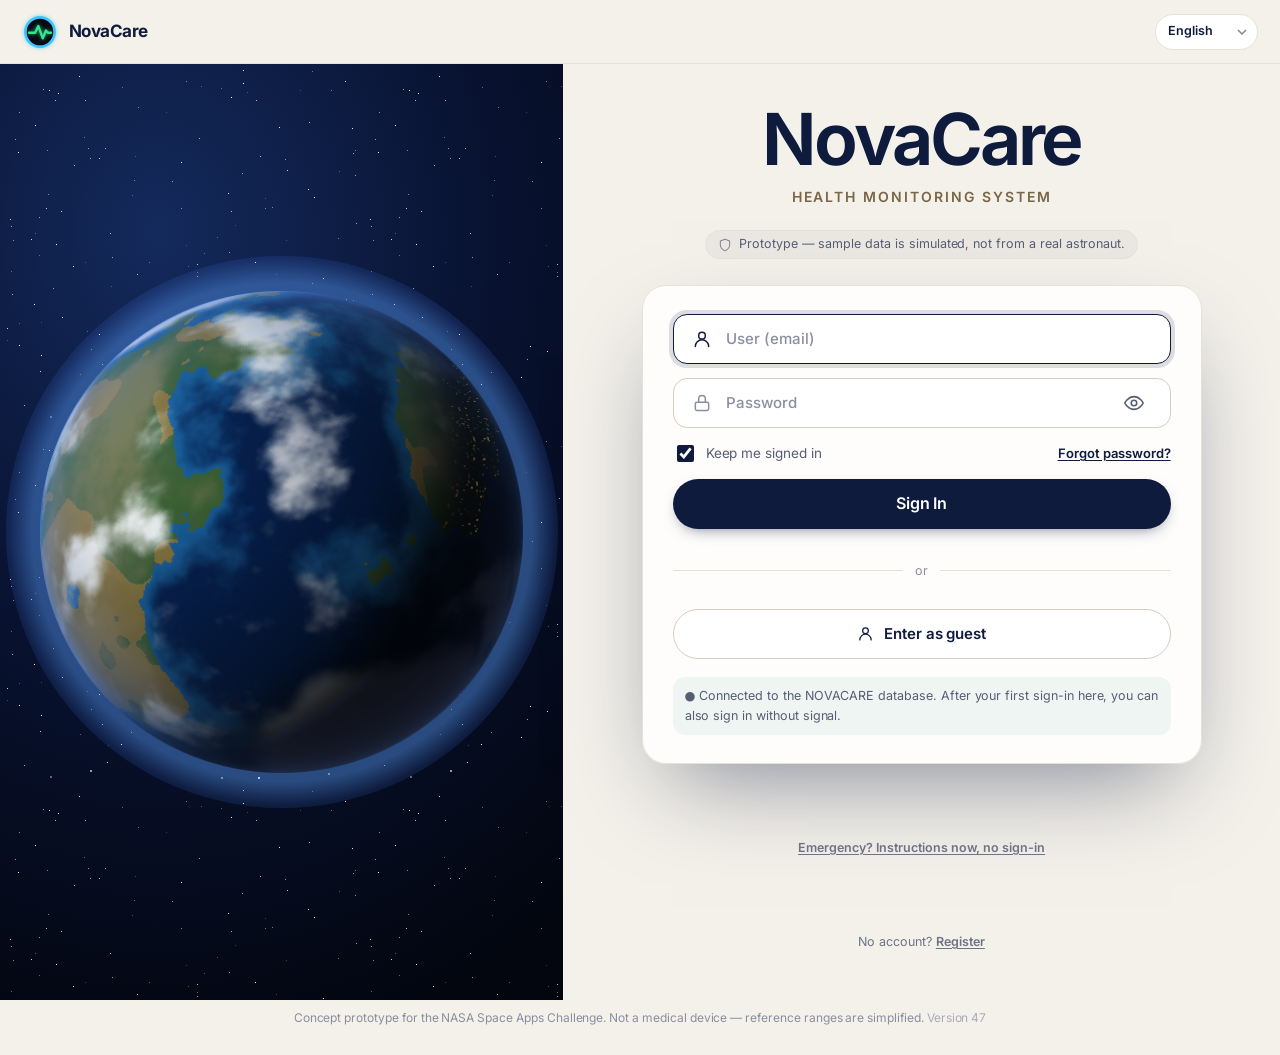
<file: index.html>
<!doctype html>
<html lang="en">
<head>
  <meta charset="utf-8">
  <meta name="viewport" content="width=device-width, initial-scale=1">
  <title>NovaCare — Health Monitoring System</title>
  <meta name="description" content="A self-assessment health monitor for astronauts on long-duration missions.">
  <link rel="icon" type="image/svg+xml" href="img/logo.svg">
  <link rel="apple-touch-icon" href="img/logo.svg">
  <link rel="preload" href="fonts/inter-latin-wght-normal.woff2" as="font" type="font/woff2" crossorigin>
  <link rel="preload" href="fonts/fraunces-latin-wght-normal.woff2" as="font" type="font/woff2" crossorigin>
  <link rel="stylesheet" href="css/styles.css">
  <meta name="theme-color" content="#0f1b3d">
  <script>try { document.documentElement.dataset.theme = localStorage.getItem("novacare.theme") || "light"; } catch (e) { document.documentElement.dataset.theme = "light"; }</script>
</head>
<body>
  <a class="skip" href="#app">Skip to content</a>
  <header class="top" id="top"></header>
  <div id="banner"></div>
  <div class="shell"><nav id="nav" aria-label="Sections"></nav><main id="app" tabindex="-1"></main></div>
  <footer class="foot">Concept prototype for the NASA Space Apps Challenge. Not a medical device — reference ranges are simplified. <span class="ver">Version 47</span></footer>
  <div id="modal" hidden></div>
  <div id="toast" role="status" aria-live="polite"></div>
  <script src="js/i18n.js"></script>
  <script src="js/lang/ui-app.js"></script>
  <script src="js/lang/ui-views.js"></script>
  <script src="js/lang/ui-crew.js"></script>
  <script src="js/lang/ui-data.js"></script>
  <script src="js/lang/kb-med.js"></script>
  <script src="js/lang/kb-wb.js"></script>
  <script src="js/lang/kb-more.js"></script>
  <script src="js/data.js"></script>
  <script src="js/osdr.js"></script>
  <script src="js/icons.js"></script>
  <script src="js/art.js"></script>
  <script src="js/config.js"></script>
  <script src="js/vendor/supabase.js"></script>
  <script src="js/photos.js"></script>
  <script src="js/auth.js"></script>
  <script src="js/engine.js"></script>
  <script src="js/crew.js"></script>
  <script src="js/missions.js"></script>
  <script src="js/sections.js"></script>
  <script src="js/medical.js"></script>
  <script src="js/kb.js"></script>
  <script src="js/rules.js"></script>
  <script src="js/llm.js"></script>
  <script src="js/status.js"></script>
  <script src="js/reminders.js"></script>
  <script src="js/predict.js"></script>
  <script src="js/log.js"></script>
  <script src="js/earth.js"></script>
  <script src="js/coach.js"></script>
  <script src="js/insight.js"></script>
  <script src="js/mind.js"></script>
  <script src="js/lang/ui-mind.js"></script>
  <script src="js/app.js"></script>
</body>
</html>
</file>
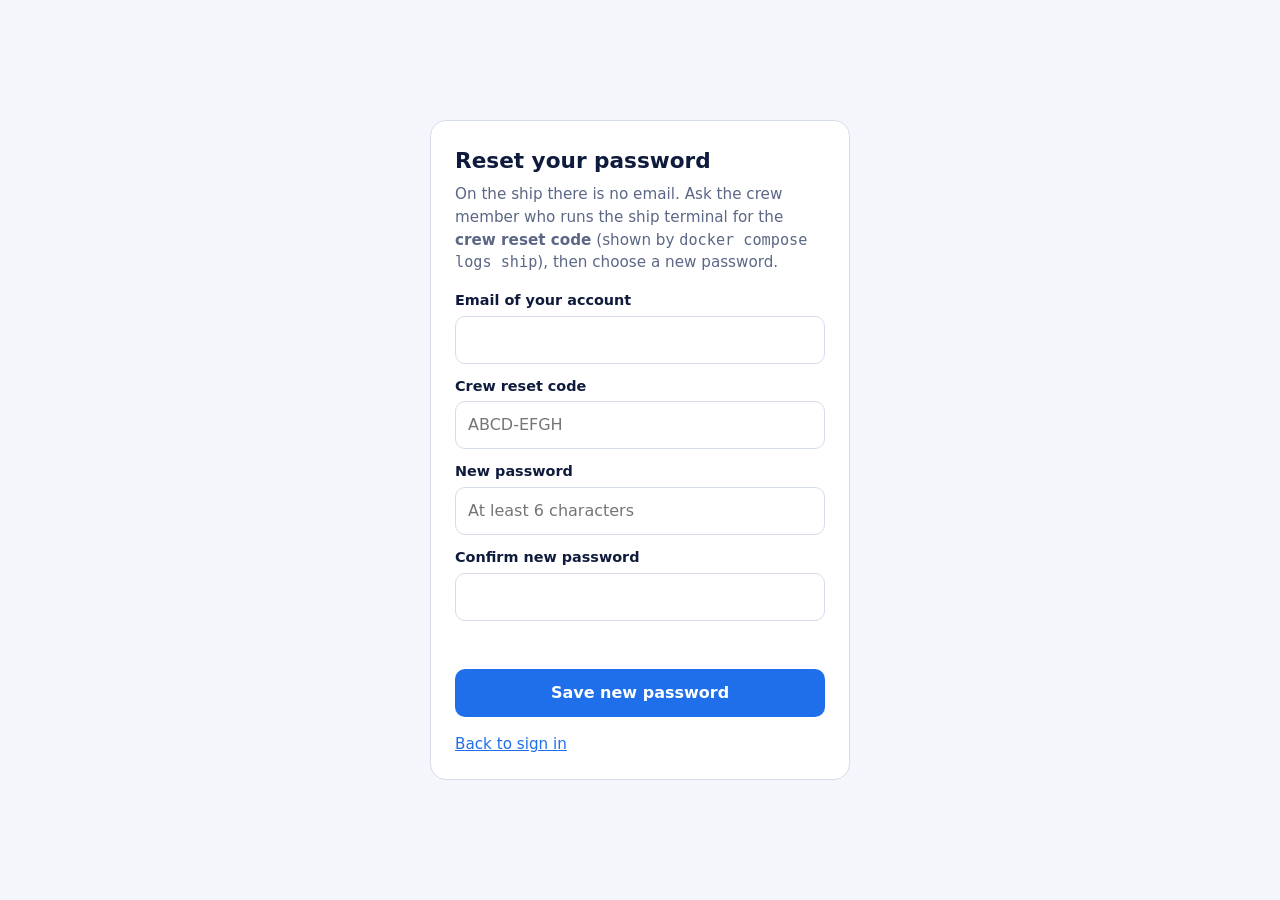
<file: ship/reset.html>
<!doctype html>
<html lang="en">
<head>
  <meta charset="utf-8">
  <meta name="viewport" content="width=device-width, initial-scale=1">
  <title>NovaCare — Reset password on the ship</title>
  <style>
    :root { --bg: #f4f6fb; --card: #fff; --ink: #0f1b3d; --muted: #5b6785; --line: #d6dcea; --accent: #1f6feb; --bad: #c62828; --ok: #1b7f4c; }
    @media (prefers-color-scheme: dark) { :root { --bg: #070b14; --card: #111a2e; --ink: #e8eefc; --muted: #9aa8c7; --line: #24314f; --accent: #6cc5ff; --bad: #ff8a80; --ok: #3ddc97; } }
    * { box-sizing: border-box; }
    body { margin: 0; min-height: 100vh; display: grid; place-items: center; padding: 16px; background: var(--bg); color: var(--ink);
      font: 16px/1.5 system-ui, -apple-system, "Segoe UI", sans-serif; }
    main { width: 100%; max-width: 420px; background: var(--card); border: 1px solid var(--line); border-radius: 16px; padding: 24px; }
    h1 { font-size: 1.35rem; margin: 0 0 6px; }
    p { color: var(--muted); margin: 0 0 16px; font-size: .95rem; }
    label { display: block; font-weight: 600; font-size: .9rem; margin: 12px 0 4px; }
    input { width: 100%; padding: 11px 12px; border-radius: 10px; border: 1px solid var(--line); background: transparent; color: var(--ink); font: inherit; }
    button { width: 100%; margin-top: 18px; padding: 12px; border: 0; border-radius: 10px; background: var(--accent); color: #fff; font: inherit; font-weight: 600; cursor: pointer; }
    button:disabled { opacity: .6; cursor: default; }
    .err { color: var(--bad); min-height: 1.4em; margin: 10px 0 0; font-size: .9rem; }
    .ok { color: var(--ok); }
    a { color: var(--accent); }
  </style>
</head>
<body>
<main>
  <h1>Reset your password</h1>
  <p>On the ship there is no email. Ask the crew member who runs the ship terminal for the <b>crew reset code</b>
     (shown by <code>docker compose logs ship</code>), then choose a new password.</p>
  <form id="f" novalidate>
    <label for="email">Email of your account</label>
    <input id="email" name="email" type="email" autocomplete="username" autocapitalize="off" spellcheck="false" required>
    <label for="code">Crew reset code</label>
    <input id="code" name="code" autocomplete="off" autocapitalize="characters" spellcheck="false" placeholder="ABCD-EFGH" required>
    <label for="password">New password</label>
    <input id="password" name="password" type="password" autocomplete="new-password" placeholder="At least 6 characters" required>
    <label for="confirm">Confirm new password</label>
    <input id="confirm" name="confirm" type="password" autocomplete="new-password" required>
    <p class="err" id="err" role="alert"></p>
    <button id="go" type="submit">Save new password</button>
  </form>
  <p id="done" hidden class="ok"><b>Password changed.</b> <a id="back2" href="../">Back to NovaCare</a> and sign in with it.</p>
  <p style="margin:16px 0 0"><a id="back" href="../">Back to sign in</a></p>
</main>
<script>
  // The app passes the email and its own address in the fragment (never sent to the server).
  const h = new URLSearchParams(location.hash.slice(1));
  if (h.get('email')) document.getElementById('email').value = h.get('email');
  const back = h.get('back');
  if (back && /^https?:\/\//.test(back)) { document.getElementById('back').href = back; document.getElementById('back2').href = back; }
  const f = document.getElementById('f'); const err = document.getElementById('err'); const go = document.getElementById('go');
  f.addEventListener('submit', async (ev) => {
    ev.preventDefault(); err.textContent = '';
    const d = Object.fromEntries(new FormData(f));
    if (!d.email || !d.code) { err.textContent = 'Enter your email and the crew reset code.'; return; }
    if (String(d.password).length < 6) { err.textContent = 'Password must be at least 6 characters.'; return; }
    if (d.password !== d.confirm) { err.textContent = 'Passwords do not match.'; return; }
    go.disabled = true;
    try {
      const r = await fetch('ship/v1/reset', { // relative to this page, so it also works behind the /ship/ proxy
        method: 'POST', headers: { 'Content-Type': 'application/json' }, body: JSON.stringify({ email: d.email, code: d.code, password: d.password }) });
      const j = await r.json().catch(() => ({}));
      if (!r.ok) throw new Error(j.message || 'Could not reset the password.');
      f.hidden = true; document.getElementById('done').hidden = false;
    } catch (e) { err.textContent = e.message === 'Failed to fetch' ? 'The ship server does not answer. Is it running?' : e.message; }
    finally { go.disabled = false; }
  });
</script>
</body>
</html>
</file>
<file: css/styles.css>
/* NOVACARE — interface styles.
   Direction: a premium clinic you carry into orbit. Calm ivory and white surfaces (a dark
   mode for the sleep cycle), one deep-teal brand colour for action, status colours used only
   for health and always paired with a symbol or label. Fraunces for headlines and key
   numbers, Inter for everything you read and tap. Motion is quick, eased, and optional. */

@font-face { font-family: "Inter"; src: url("../fonts/inter-latin-wght-normal.woff2") format("woff2"); font-weight: 100 900; font-display: swap;
  unicode-range: U+0000-00FF, U+0131, U+0152-0153, U+02BB-02BC, U+02C6, U+02DA, U+02DC, U+0304, U+0308, U+0329, U+2000-206F, U+20AC, U+2122, U+2191, U+2193, U+2212, U+2215, U+FEFF, U+FFFD; }
@font-face { font-family: "Inter"; src: url("../fonts/inter-latin-ext-wght-normal.woff2") format("woff2"); font-weight: 100 900; font-display: swap;
  unicode-range: U+0100-02BA, U+02BD-02C5, U+02C7-02CC, U+02CE-02D7, U+02DD-02FF, U+0304, U+0308, U+0329, U+1D00-1DBF, U+1E00-1E9F, U+1EF2-1EFF, U+2020, U+20A0-20AB, U+20AD-20C0, U+2113, U+2C60-2C7F, U+A720-A7FF; }
@font-face { font-family: "Fraunces"; src: url("../fonts/fraunces-latin-wght-normal.woff2") format("woff2"); font-weight: 100 900; font-display: swap; }

/* ---------- tokens ---------- */
:root, [data-theme="light"] {
  color-scheme: light;
  --bg: #eaf5fc; --surface: #ffffff; --surface-2: #f1f7fd; --surface-3: #e2edf9;
  --line: #dde9f6; --line-strong: #c3d5ea; --glass-line: rgb(255 255 255 / 0.9);
  --ink: #0c1f6b; --muted: #55648f; --faint: #64729b;
  --brand: #0b2a8f; --brand-hover: #081f6e; --on-brand: #ffffff; --brand-soft: #e3ecff; --brand-ink: #0b2a8f;
  --accent: #ff4f9a; --accent-soft: #ffe4f0; --accent-ink: #cf2274;
  --ok: #157347; --warn: #9a5a00; --alert: #c03d0c; --crit: #bf2430; --none: #8a97b5;
  --sos: #c42530; --sos-hover: #a51e28; --sos-soft: #fdecec; --sos-ink: #9b1c25;
  --sh-1: 0 1px 2px rgb(20 50 120 / 0.04), 0 10px 28px -16px rgb(20 50 120 / 0.22);
  --sh-2: 0 2px 4px rgb(20 50 120 / 0.04), 0 18px 40px -18px rgb(20 50 120 / 0.3);
  --sh-3: 0 30px 70px -24px rgb(12 31 107 / 0.45);
  --overlay: rgb(12 24 70 / 0.38);
  --hero: linear-gradient(120deg, #e4f1ff 0%, #ffffff 58%, #ffeef6 100%);
  --holo: linear-gradient(180deg, #eaf6fe, #dcefff);
  --crew-0: #2f6bff; --crew-1: #cf2274; --crew-2: #7c5cff; --crew-3: #5b6788; --crew-4: #12806f; --crew-5: #c2540a;
}
[data-theme="dark"] {
  color-scheme: dark;
  --bg: #070d24; --surface: #101a3d; --surface-2: #15214a; --surface-3: #1c2a5a;
  --line: #22316a; --line-strong: #31437f; --glass-line: rgb(255 255 255 / 0.07);
  --ink: #e9eeff; --muted: #a6b3da; --faint: #8f9cc6;
  --brand: #8fb0ff; --brand-hover: #aec6ff; --on-brand: #06103a; --brand-soft: #1b2b66; --brand-ink: #a9c2ff;
  --accent: #ff7ab5; --accent-soft: #3c1b3d; --accent-ink: #ff9cc8;
  --ok: #46cf8f; --warn: #f0b44a; --alert: #f5925a; --crit: #f47378; --none: #7482ad;
  --sos: #d9343e; --sos-hover: #ef4650; --sos-soft: #3a1618; --sos-ink: #ffb3b6;
  --sh-1: 0 0 0 1px rgb(255 255 255 / 0.02), 0 12px 30px -18px rgb(0 0 0 / 0.7);
  --sh-2: 0 14px 36px -14px rgb(0 0 0 / 0.7);
  --sh-3: 0 30px 80px -20px rgb(0 0 0 / 0.8);
  --overlay: rgb(2 5 18 / 0.72);
  --hero: linear-gradient(120deg, #16245a 0%, #101a3d 60%, #2a1a45 100%);
  --holo: linear-gradient(180deg, #eaf6fe, #cfe6fb);
  --crew-0: #8fb0ff; --crew-1: #ff9cc8; --crew-2: #b9a6ff; --crew-3: #cbd5e1; --crew-4: #6fe0cf; --crew-5: #fdba74;
}
@property --tab { syntax: "<color>"; inherits: true; initial-value: #2f6bff; }
:root {
  --r-xs: 8px; --r-sm: 14px; --r: 24px; --r-lg: 28px;
  --serif: "Inter", system-ui, -apple-system, "Segoe UI", Roboto, sans-serif;
  --sans: "Inter", system-ui, -apple-system, "Segoe UI", Roboto, sans-serif;
  --head-h: 72px; --nav-w: 150px;
  --ease: cubic-bezier(0.22, 1, 0.36, 1);
  --t-fast: 140ms; --t: 220ms;
  transition: --tab 520ms ease;
}

/* ---------- base ---------- */
* { box-sizing: border-box; }
html { -webkit-text-size-adjust: 100%; scroll-behavior: smooth; scroll-padding-top: calc(var(--head-h) + 16px); scrollbar-color: var(--line-strong) transparent; }
body { margin: 0; background: var(--bg); color: var(--ink); font: 15px/1.55 var(--sans); min-height: 100vh; -webkit-font-smoothing: antialiased; transition: background-color var(--t) ease, color var(--t) ease; }
::selection { background: var(--brand); color: var(--on-brand); }
body.lock { overflow: hidden; }
h1, h2, h3, p { margin: 0; }
h1 { font: 750 32px/1.12 var(--serif); letter-spacing: -0.02em; text-wrap: balance; font-variation-settings: "opsz" 72; }
h2 { font-size: 16.5px; font-weight: 620; letter-spacing: -0.01em; text-wrap: balance; }
h3 { font-size: 12px; font-weight: 600; letter-spacing: 0.06em; text-transform: uppercase; color: var(--muted); }
button, select { font: inherit; color: inherit; cursor: pointer; background: none; border: 0; padding: 0; text-align: inherit; }
a { color: var(--brand-ink); text-underline-offset: 3px; }
:focus-visible { outline: 2px solid var(--brand); outline-offset: 2px; border-radius: 6px; }
.muted { color: var(--muted); } .small { font-size: 13px; } .center { text-align: center; }
.label { font-size: 12.5px; font-weight: 600; color: var(--muted); }
.sub { font-size: 13px; color: var(--muted); margin-top: 3px; }
.num, td, dd, .md b, .tile-v b, .kpi b, .row-val, .v-val, .d-val, .stats b, .crew-score b, .mh-day, .heat td, .counts b { font-feature-settings: "tnum" 1; }
.ic { width: 18px; height: 18px; flex: none; fill: none; stroke: currentColor; stroke-width: 1.75; stroke-linecap: round; stroke-linejoin: round; }
.ic.lg { width: 40px; height: 40px; stroke-width: 1.3; color: var(--brand-ink); }
.grow { flex: 1; min-width: 0; }
.skip { position: absolute; left: -999px; top: 8px; z-index: 100; background: var(--brand); color: var(--on-brand); padding: 8px 12px; border-radius: var(--r-sm); }
.skip:focus { left: 8px; }
.hide-s { display: inline-flex; }

/* status colours (always paired with a symbol or a word) */
.l0 { --c: var(--ok); } .l1 { --c: var(--warn); } .l2 { --c: var(--alert); } .l3 { --c: var(--crit); } .ln { --c: var(--none); }
.mk { color: var(--c); display: inline-block; width: 1em; text-align: center; font-size: 0.82em; flex: none; }
.dot { width: 8px; height: 8px; border-radius: 50%; background: var(--c); flex: none; display: inline-block; box-shadow: 0 0 0 3px color-mix(in srgb, var(--c) 18%, transparent); }
b.l0, b.l1, b.l2, b.l3, span.l0, span.l1, span.l2, span.l3, td.l0, td.l1, td.l2, td.l3, p.l2 { color: var(--c); }

/* ---------- header ---------- */
.top { position: sticky; top: 0; z-index: 20; height: var(--head-h); display: flex; align-items: center; gap: 16px; padding: 0 24px; background: color-mix(in srgb, var(--bg) 92%, transparent); border-bottom: 1px solid var(--line); }
.brand { display: flex; align-items: center; gap: 11px; min-width: 0; }
.brand svg { width: 34px; height: 34px; flex: none; }
.brand circle { fill: var(--brand); stroke: none; }
.brand path { fill: none; stroke: var(--on-brand); stroke-width: 2.2; stroke-linecap: round; stroke-linejoin: round; }
.brand b { display: block; font: 750 17px/1.1 var(--serif); letter-spacing: 0.01em; }
.brand span { font-size: 12px; color: var(--muted); }
.top-r { margin-left: auto; display: flex; align-items: center; gap: 8px; }
.chip { display: inline-flex; align-items: center; gap: 7px; height: 36px; padding: 0 12px; border-radius: 999px; background: var(--surface); border: 1px solid var(--line); font-size: 13px; color: var(--muted); white-space: nowrap; transition: color var(--t-fast), border-color var(--t-fast), background var(--t-fast); }
.chip .ic { width: 16px; height: 16px; }
.chip:hover { color: var(--ink); border-color: var(--line-strong); }
.chip.icon-only { width: 36px; padding: 0; justify-content: center; }
.chip.sync.synced .ic { color: var(--ok); } .chip.sync.offline .ic, .chip.sync.pending .ic { color: var(--warn); }
.chip.sync.relink, .chip.sync.error { border-color: color-mix(in srgb, var(--alert) 50%, var(--line)); color: var(--ink); } .chip.sync.relink .ic, .chip.sync.error .ic { color: var(--alert); }
.chip.sync.syncing .ic { animation: spin 1.1s linear infinite; }
@keyframes spin { to { transform: rotate(360deg); } }
.md { display: flex; align-items: center; gap: 6px; height: 36px; padding: 0 4px 0 13px; border-radius: 999px; background: var(--surface); border: 1px solid var(--line); font-size: 12px; font-weight: 600; color: var(--muted); }
.md b { font: 750 16px var(--serif); color: var(--ink); }
.md button { width: 28px; height: 28px; border-radius: 50%; display: grid; place-content: center; color: var(--brand-ink); transition: background var(--t-fast), color var(--t-fast); }
.md button:hover { background: var(--brand); color: var(--on-brand); }
.md .ic { width: 16px; height: 16px; }
.user-chip { display: flex; align-items: center; gap: 8px; height: 36px; padding: 0 4px; border-radius: 999px; background: var(--surface); border: 1px solid var(--line); font-size: 13px; }
.user-chip .avatar { width: 28px; height: 28px; border-radius: 50%; display: grid; place-content: center; background: var(--brand-soft); color: var(--brand-ink); font-weight: 700; font-size: 11px; }
.user-chip .uname { max-width: 140px; overflow: hidden; text-overflow: ellipsis; white-space: nowrap; }
.user-chip button { width: 28px; height: 28px; border-radius: 50%; display: grid; place-content: center; color: var(--muted); transition: color var(--t-fast), background var(--t-fast); }
.user-chip button:hover { background: var(--sos-soft); color: var(--crit); }
.user-chip .ic { width: 16px; height: 16px; }

/* ---------- shell ---------- */
.shell { display: grid; grid-template-columns: var(--nav-w) minmax(0, 1fr); min-height: calc(100vh - var(--head-h)); }
body.signed-out .shell { grid-template-columns: minmax(0, 1fr); } body.signed-out #nav { display: none; }
#nav { position: sticky; top: var(--head-h); height: calc(100vh - var(--head-h)); padding: 20px 14px; display: flex; flex-direction: column; }
#nav ul { position: relative; list-style: none; margin: 0; padding: 0; display: grid; gap: 4px; }
.ind { position: absolute; top: 0; left: 0; z-index: 0; pointer-events: none; border-radius: 12px; background: var(--surface); box-shadow: var(--sh-1), 0 0 0 1px var(--line); transition: transform 380ms var(--ease), width 380ms var(--ease), height 380ms var(--ease), opacity var(--t); }
.nav-i .ls { display: none; }
.nav-i .ic { transition: transform 380ms var(--ease), color var(--t-fast); } .nav-i.on .ic { transform: scale(1.12); } .nav-i:active { transform: scale(0.97); }
.brand[data-act] { cursor: pointer; border-radius: 12px; }
.nav-i { position: relative; z-index: 1; width: 100%; display: flex; align-items: center; gap: 12px; padding: 10px 14px; border-radius: 12px; color: var(--muted); font-size: 14.5px; font-weight: 550; transition: color var(--t-fast), background var(--t-fast), box-shadow var(--t-fast); }
.nav-i:hover { color: var(--ink); background: var(--surface-3); }
.nav-i.on { color: var(--ink); }
.nav-i.on .ic { color: var(--brand-ink); }
.nav-badge { margin-left: auto; min-width: 20px; height: 20px; padding: 0 6px; border-radius: 10px; background: var(--sos); color: #fff; font: 700 11px/20px var(--sans); font-style: normal; text-align: center; }
.nav-foot { margin-top: auto; padding: 0 14px; font-size: 12px; color: var(--faint); }

#banner:empty { display: none; }
.banner { display: flex; align-items: center; gap: 12px; padding: 11px 24px; background: var(--sos); color: #fff; font-size: 14px; }
.banner + .banner { border-top: 1px solid rgb(255 255 255 / 0.25); }
.banner p { flex: 1; min-width: 0; } .banner .ic { width: 20px; height: 20px; }

main { width: 100%; max-width: 1240px; margin: 0 auto; padding: 28px 32px 56px; display: grid; gap: 20px; align-content: start; outline: none; }
.foot { text-align: center; color: var(--faint); font-size: 12px; padding: 8px 20px 28px; }
body:not(.signed-out) .foot { display: none; }

/* page header & personal sub-navigation */
.page-h { display: flex; align-items: flex-end; justify-content: space-between; gap: 16px; flex-wrap: wrap; }
.page-h p { color: var(--muted); font-size: 14.5px; margin-top: 6px; max-width: 70ch; }
.page-a { display: flex; gap: 8px; flex-wrap: wrap; }
.subnav { position: relative; display: inline-flex; gap: 2px; padding: 4px; background: var(--surface-3); border-radius: 999px; justify-self: start; max-width: 100%; overflow-x: auto; scrollbar-width: none; }
.subnav button { display: inline-flex; align-items: center; gap: 8px; padding: 8px 16px; border-radius: 999px; font-size: 14px; font-weight: 550; color: var(--muted); white-space: nowrap; transition: color var(--t-fast), background var(--t-fast), box-shadow var(--t-fast); }
.subnav button:hover { color: var(--ink); }
.subnav button { position: relative; z-index: 1; }
.subnav button.on { color: var(--ink); }
.subnav .ind { border-radius: 999px; box-shadow: var(--sh-1), 0 1px 3px rgb(16 32 31 / 0.08); }
.subnav button.on .ic { color: var(--brand-ink); }
.subnav .ic { width: 16px; height: 16px; }

/* ---------- surfaces ---------- */
.card { background: var(--surface); border: 1px solid var(--line); border-radius: var(--r); padding: 22px; min-width: 0; box-shadow: var(--sh-1); }
.card-h { display: flex; justify-content: space-between; align-items: baseline; gap: 12px; margin-bottom: 14px; flex-wrap: wrap; }
.pad { padding: 0 2px; }
.empty { color: var(--muted); padding: 8px 0; }
.empty-state { display: grid; justify-items: center; text-align: center; gap: 12px; padding: 56px 24px; }
.empty-state p { color: var(--muted); max-width: 52ch; }
.code { letter-spacing: 0.06em; color: var(--brand-ink); }
.foot-note { display: flex; align-items: center; gap: 8px; } .foot-note .ic { width: 16px; height: 16px; color: var(--brand-ink); }

/* ---------- controls ---------- */
.btn { display: inline-flex; align-items: center; justify-content: center; gap: 8px; min-height: 40px; padding: 9px 16px; border-radius: var(--r-sm); font-weight: 600; font-size: 14px; text-align: center; text-decoration: none; transition: background var(--t-fast), border-color var(--t-fast), color var(--t-fast), box-shadow var(--t-fast); }
.btn .ic { width: 17px; height: 17px; }
.btn.primary { background: var(--brand); color: var(--on-brand); box-shadow: 0 1px 2px rgb(15 92 88 / 0.25); }
.btn.primary:hover { background: var(--brand-hover); }
.btn.primary:disabled { background: var(--surface-3); color: var(--faint); box-shadow: none; cursor: not-allowed; }
.btn.ghost { background: var(--surface); color: var(--ink); border: 1px solid var(--line-strong); }
.btn.ghost:hover { background: var(--surface-2); border-color: var(--muted); }
.btn.quiet { color: var(--brand-ink); background: transparent; }
.btn.quiet:hover { background: var(--brand-soft); }
.btn.danger:hover { color: var(--crit); border-color: var(--crit); }
.btn.sos { background: var(--sos); color: #fff; } .btn.sos:hover { background: var(--sos-hover); }
.btn.light { background: #fff; color: #8f1a22; } .btn.light:hover { background: #ffe9ea; }
.btn.ghost-light { border: 1px solid rgb(255 255 255 / 0.6); color: #fff; } .btn.ghost-light:hover { background: rgb(255 255 255 / 0.12); }
.btn.sm { min-height: 32px; padding: 5px 12px; font-size: 13px; gap: 6px; } .btn.sm .ic { width: 15px; height: 15px; }
.btn.lg { min-height: 48px; padding: 12px 20px; font-size: 15px; border-radius: 12px; }
.btn-note { font-weight: 500; opacity: 0.8; padding-left: 8px; margin-left: 2px; border-left: 1px solid currentColor; }
.btn.big { width: 100%; padding: 12px; font-size: 16px; flex-direction: column; gap: 0; } .btn.big small { font-weight: 500; font-size: 12px; opacity: 0.8; }
.btn.more { margin-top: 10px; }
.btnrow { display: flex; gap: 8px; flex-wrap: wrap; } .btnrow.end { justify-content: flex-end; margin-top: 18px; } .btnrow.col { flex-direction: column; } .btnrow.col .btn { width: 100%; }
.pill { display: inline-flex; align-items: center; gap: 5px; white-space: nowrap; font-size: 12px; font-weight: 600; padding: 3px 10px; border-radius: 999px; color: var(--c); background: color-mix(in srgb, var(--c) 11%, transparent); }
.tag { display: inline-flex; align-items: center; font-size: 11.5px; font-weight: 600; padding: 2px 9px; border-radius: 999px; background: var(--surface-2); border: 1px solid var(--line); color: var(--muted); white-space: nowrap; }
.tag.sm { font-size: 10.5px; padding: 1px 7px; }
.tag.link { transition: border-color var(--t-fast), color var(--t-fast); } .tag.link:hover { border-color: var(--brand); color: var(--ink); }
.tag.link.l0, .tag.link.l1, .tag.link.l2, .tag.link.l3 { color: var(--c); }
.due { font-style: normal; font-size: 10px; font-weight: 700; text-transform: uppercase; letter-spacing: 0.06em; color: var(--brand-ink); background: var(--brand-soft); border-radius: 4px; padding: 1px 6px; margin-left: 8px; }
.meter { display: block; height: 6px; background: var(--surface-3); border-radius: 99px; overflow: hidden; margin-top: 6px; }
.meter i { display: block; height: 100%; background: var(--brand); border-radius: 99px; transition: width 500ms var(--ease); }
.meter.big { height: 8px; }
details > summary { cursor: pointer; list-style: none; } details > summary::-webkit-details-marker { display: none; }
.about { margin-top: 12px; border-top: 1px solid var(--line); padding-top: 10px; }
.about summary { font-size: 13.5px; font-weight: 600; color: var(--brand-ink); display: inline-flex; align-items: center; gap: 6px; }
.about summary::after { content: "+"; font-weight: 500; transition: transform var(--t-fast); }
.about[open] summary::after { transform: rotate(45deg); }
.about p { font-size: 14px; color: var(--muted); margin-top: 8px; max-width: 70ch; } .about p b { color: var(--ink); }
.disclose > summary { display: flex; align-items: baseline; gap: 12px; flex-wrap: wrap; }
.disclose > summary .ic { margin-left: auto; align-self: center; color: var(--muted); transition: transform var(--t) var(--ease); }
.disclose[open] > summary .ic { transform: rotate(90deg); }
.disclose[open] > summary { margin-bottom: 14px; }

/* forms */
.fields { display: grid; gap: 18px; align-content: start; }
.field { display: grid; gap: 7px; } .field > label { font-size: 13px; font-weight: 600; color: var(--muted); } .field > label.sm { font-size: 12px; }
.field-row { display: grid; grid-template-columns: repeat(auto-fit, minmax(150px, 1fr)); gap: 12px; }
.hint { font-size: 12.5px; color: var(--faint); margin-top: -6px; }
input.text, select.text { width: 100%; min-height: 44px; padding: 10px 13px; border-radius: var(--r-sm); background: var(--surface); border: 1px solid var(--line-strong); color: var(--ink); font: inherit; transition: border-color var(--t-fast), box-shadow var(--t-fast); }
input.text:hover, select.text:hover { border-color: var(--muted); }
input.text:focus, select.text:focus { outline: none; border-color: var(--brand); box-shadow: 0 0 0 4px color-mix(in srgb, var(--brand) 16%, transparent); }
input.text::placeholder { color: var(--faint); }
select.text { appearance: none; padding-right: 36px; background-image: url("data:image/svg+xml,%3Csvg xmlns='http://www.w3.org/2000/svg' viewBox='0 0 24 24' fill='none' stroke='%2356676a' stroke-width='2' stroke-linecap='round'%3E%3Cpath d='M6 9l6 6 6-6'/%3E%3C/svg%3E"); background-repeat: no-repeat; background-position: right 12px center; background-size: 16px; }
.remember { display: flex; align-items: center; gap: 9px; font-size: 13.5px; color: var(--muted); cursor: pointer; }
.remember input { accent-color: var(--brand); width: 17px; height: 17px; }

/* ---------- personal: overview ---------- */
.hero { display: grid; grid-template-columns: 1fr auto; gap: 32px; align-items: center; padding: 30px 32px; background: var(--hero); }
.hero-greet { font-size: 14px; font-weight: 600; color: var(--brand-ink); }
.hero-title { font: 750 30px/1.2 var(--serif); letter-spacing: -0.02em; margin: 6px 0 20px; max-width: 24ch; font-variation-settings: "opsz" 72; }
.hero-cta { display: flex; gap: 10px; flex-wrap: wrap; align-items: center; }
.hero-facts { display: flex; gap: 32px; flex-wrap: wrap; margin: 24px 0 0; padding-top: 18px; border-top: 1px solid color-mix(in srgb, var(--brand) 14%, var(--line)); }
.hero-facts dt { font-size: 12px; color: var(--muted); }
.hero-facts dd { margin: 2px 0 0; font-size: 14px; font-weight: 550; min-width: 120px; }
.hero-ring { padding-right: 8px; }
.ring { position: relative; width: 176px; margin: 0 auto; }
.ring svg { display: block; width: 100%; }
.ring circle { fill: none; stroke-width: 9; } .ring .bg { stroke: color-mix(in srgb, var(--ink) 7%, transparent); }
.ring .fg { stroke: var(--c); stroke-linecap: round; transition: stroke-dashoffset 900ms var(--ease); }
.ring-in { position: absolute; inset: 0; display: grid; place-content: center; text-align: center; }
.ring-in b { font: 750 52px/1 var(--serif); letter-spacing: -0.03em; }
.ring-in span { font-size: 12px; color: var(--muted); margin-top: 4px; }
.ring-word { text-align: center; font-weight: 600; color: var(--c); margin-top: 10px; font-size: 14px; }
.alldone { display: inline-flex; gap: 8px; align-items: center; color: var(--ok); font-weight: 600; padding: 11px 16px; border-radius: 12px; background: color-mix(in srgb, var(--ok) 10%, var(--surface)); }
.alldone .ic { width: 17px; height: 17px; }

.tiles { display: grid; grid-template-columns: repeat(5, minmax(0, 1fr)); gap: 12px; }
.tile { position: relative; display: grid; gap: 4px; align-content: start; text-align: left; padding: 16px 16px 14px; border-radius: var(--r); background: var(--surface); border: 1px solid var(--line); box-shadow: var(--sh-1); overflow: hidden; transition: border-color var(--t-fast), box-shadow var(--t-fast); }
.tile:hover { border-color: var(--line-strong); box-shadow: var(--sh-2); }
.tile-l { font-size: 12.5px; color: var(--muted); font-weight: 550; }
.tile-v { display: flex; align-items: baseline; gap: 4px; }
.tile-v b { font: 750 30px/1.1 var(--serif); letter-spacing: -0.02em; }
.tile-v small { font-size: 12px; color: var(--faint); }
.tile-s { display: flex; align-items: center; gap: 7px; font-size: 12.5px; color: var(--muted); }
.tile-s .dot { width: 7px; height: 7px; }
.tile .spark { position: absolute; right: 10px; top: 14px; width: 64px; height: 24px; opacity: 0.9; }
.spark { width: 110px; height: 32px; flex: none; } .spark path { fill: none; stroke: var(--c); stroke-width: 1.8; stroke-linejoin: round; stroke-linecap: round; } .spark circle { fill: var(--c); }

.grid-over { display: grid; grid-template-columns: minmax(0, 1.1fr) minmax(0, 1fr); gap: 20px; align-items: start; }
.sys-wrap { display: grid; grid-template-columns: 150px 1fr; gap: 20px; align-items: start; }
.bodycard { display: flex; justify-content: center; }
.body { width: 100%; max-height: 330px; }
.body .sil { fill: var(--surface-2); stroke: var(--line-strong); }
.part { cursor: pointer; outline: none; }
.part > * { fill: var(--c); fill-opacity: 0.32; stroke: var(--c); stroke-width: 1.5; transition: fill-opacity var(--t-fast); }
.part:hover > *, .part:focus-visible > * { fill-opacity: 0.6; }
.part.sel > * { fill-opacity: 0.75; stroke: var(--ink); stroke-width: 2.4; }
.part .shield { fill: none; stroke-dasharray: 3 7; stroke-width: 3; stroke-linecap: round; fill-opacity: 1; }
.part .hit { fill: none; stroke: transparent; stroke-width: 18; pointer-events: stroke; }
.part.sel .shield { stroke: var(--ink); } .part.sel .hit { stroke: transparent; }
.part.l2 > *, .part.l3 > * { animation: throb 2.2s ease-in-out infinite; }
.beat { transform-box: fill-box; transform-origin: center; animation: beat 1s ease-in-out infinite !important; }
@keyframes beat { 0%, 100% { transform: scale(1); } 12% { transform: scale(1.14); } 24% { transform: scale(1); } 36% { transform: scale(1.08); } 48% { transform: scale(1); } }
@keyframes throb { 50% { fill-opacity: 0.6; } }
.sysinfo { display: grid; gap: 14px; min-width: 0; }
.syslist { display: flex; flex-wrap: wrap; gap: 6px; }
.sysbtn { display: inline-flex; align-items: center; gap: 8px; padding: 6px 11px; border-radius: 999px; border: 1px solid var(--line); background: var(--surface); font-size: 13px; font-weight: 550; color: var(--muted); transition: border-color var(--t-fast), background var(--t-fast), color var(--t-fast); }
.sysbtn .dot { width: 7px; height: 7px; box-shadow: none; }
.sysbtn:hover { color: var(--ink); border-color: var(--line-strong); }
.sysbtn.on { color: var(--ink); background: color-mix(in srgb, var(--c) 10%, var(--surface)); border-color: color-mix(in srgb, var(--c) 45%, var(--line)); }
.sys-name { display: flex; align-items: center; gap: 10px; text-transform: none; letter-spacing: -0.01em; font-size: 16px; color: var(--ink); }
.rows { list-style: none; margin: 10px 0 0; padding: 0; display: grid; gap: 6px; }
.rows button { width: 100%; display: grid; grid-template-columns: 1fr auto; align-items: baseline; gap: 2px 10px; padding: 10px 12px; border-radius: 12px; background: var(--surface-2); border: 1px solid transparent; transition: border-color var(--t-fast), background var(--t-fast); }
.rows button:hover { border-color: var(--line-strong); background: var(--surface); }
.rows .rbar { grid-column: 1 / -1; }
.row-name { font-size: 14px; font-weight: 550; }
.row-val { font: 750 17px var(--serif); color: var(--c); } .row-val small { font: 500 12px var(--sans); color: var(--faint); }
.hz { display: flex; gap: 6px; flex-wrap: wrap; align-items: center; font-size: 12.5px; color: var(--muted); }
.rbar { position: relative; display: flex; gap: 2px; height: 6px; margin: 8px 0 2px; width: 100%; }
.rbar i { background: var(--c); opacity: 0.35; border-radius: 2px; min-width: 0; }
.rbar i:first-child { border-radius: 99px 2px 2px 99px; } .rbar i:last-of-type { border-radius: 2px 99px 99px 2px; }
.rbar b { position: absolute; top: -4px; width: 4px; height: 14px; margin-left: -2px; background: var(--ink); border-radius: 2px; box-shadow: 0 0 0 2px var(--surface); transition: left 300ms var(--ease); }

/* advisories */
.adv { border: 1px solid var(--line); border-radius: 14px; background: var(--surface); margin-top: 8px; transition: border-color var(--t-fast), box-shadow var(--t-fast); }
.adv:first-of-type { margin-top: 0; }
.adv[open] { border-color: color-mix(in srgb, var(--c) 35%, var(--line)); box-shadow: var(--sh-2); }
.adv summary { display: flex; gap: 12px; align-items: center; padding: 13px 14px; }
.adv-sym { width: 30px; height: 30px; border-radius: 50%; display: grid; place-content: center; color: var(--c); background: color-mix(in srgb, var(--c) 12%, transparent); font-size: 13px; flex: none; }
.adv-main { flex: 1; display: grid; min-width: 0; } .adv-main b { font-weight: 600; } .adv-main small { color: var(--muted); font-size: 13px; }
.adv-tags { display: flex; gap: 6px; align-items: center; flex-wrap: wrap; justify-content: flex-end; }
.adv-body { padding: 0 16px 16px 56px; display: grid; gap: 12px; justify-items: start; }
.adv-body ol { margin: 0; padding-left: 18px; display: grid; gap: 5px; max-width: 70ch; font-size: 14.5px; }
.esc { font-size: 13.5px; background: color-mix(in srgb, var(--c, var(--brand)) 8%, var(--surface)); border-radius: 12px; padding: 10px 14px; max-width: 72ch; }
.esc b { color: var(--c, var(--brand-ink)); }

/* vitals */
.grid-vitals { display: grid; grid-template-columns: repeat(auto-fill, minmax(240px, 1fr)); gap: 14px; }
.vital { cursor: pointer; display: grid; gap: 6px; transition: border-color var(--t-fast), box-shadow var(--t-fast); }
.vital:hover { border-color: var(--line-strong); box-shadow: var(--sh-2); }
.vital header { display: flex; justify-content: space-between; align-items: center; }
.vital h3 { color: var(--ink); font-size: 13.5px; text-transform: none; letter-spacing: 0; font-weight: 600; }
.v-main { display: flex; justify-content: space-between; align-items: flex-end; gap: 8px; }
.v-val { font: 750 30px/1.1 var(--serif); letter-spacing: -0.02em; } .v-val small { font: 500 13px var(--sans); color: var(--faint); }
.vital footer { display: flex; align-items: center; gap: 8px; font-size: 12px; margin-top: 4px; } .vital footer .btn { margin-left: auto; }

/* today */
.grid-routine { display: grid; grid-template-columns: 1.3fr 1fr; gap: 20px; align-items: start; }
.col { display: grid; gap: 20px; }
.tasks { list-style: none; padding: 0; margin: 16px 0; display: grid; gap: 8px; }
.tasks button { width: 100%; display: flex; align-items: center; gap: 14px; padding: 13px 14px; border-radius: 14px; background: var(--surface-2); border: 1px solid transparent; min-height: 60px; transition: border-color var(--t-fast), background var(--t-fast); }
.tasks button:hover { border-color: var(--line-strong); background: var(--surface); }
.box { width: 24px; height: 24px; flex: none; border-radius: 7px; border: 2px solid var(--line-strong); display: grid; place-content: center; color: var(--on-brand); transition: background var(--t-fast), border-color var(--t-fast); }
.box .ic { width: 15px; height: 15px; stroke-width: 2.6; }
.done .box { background: var(--ok); border-color: var(--ok); }
.done .t-main b { text-decoration: line-through; text-decoration-color: var(--faint); color: var(--muted); }
.t-main { flex: 1; display: grid; } .t-main b { font-weight: 600; } .t-main small { color: var(--muted); font-size: 13px; }
.t-side { display: grid; text-align: right; font-size: 13px; color: var(--brand-ink); font-weight: 600; } .t-side em { font-style: normal; font-size: 11.5px; color: var(--faint); font-weight: 500; }
.done .t-side { color: var(--ok); }
.rank h2 { font: 750 26px var(--serif); }
.stats { display: grid; grid-template-columns: repeat(3, 1fr); gap: 8px; margin-top: 14px; }
.stats div { background: var(--surface-2); border-radius: 12px; padding: 12px; text-align: center; display: grid; }
.stats b { font: 750 24px var(--serif); } .stats span { font-size: 12px; color: var(--muted); }
.badges { display: grid; grid-template-columns: repeat(auto-fill, minmax(112px, 1fr)); gap: 8px; }
.badge { display: grid; justify-items: center; text-align: center; gap: 2px; padding: 12px 6px; border-radius: 12px; background: var(--surface-2); opacity: 0.45; }
.badge.got { opacity: 1; }
.badge i { font-style: normal; width: 44px; height: 44px; border-radius: 50%; display: grid; place-content: center; font: 750 16px var(--serif); border: 1.5px dashed var(--line-strong); margin-bottom: 4px; }
.badge.got i { border: 1.5px solid var(--brand); color: var(--brand-ink); background: var(--brand-soft); }
.badge b { font-size: 13px; font-weight: 600; } .badge small { font-size: 11px; color: var(--muted); line-height: 1.3; }
.strip { display: flex; gap: 4px; align-items: flex-end; }
.sd { flex: 1; display: grid; gap: 4px; text-align: center; }
.sd span { height: 60px; background: var(--surface-2); border-radius: 6px; display: flex; align-items: flex-end; overflow: hidden; }
.sd i { width: 100%; background: var(--c); opacity: 0.75; border-radius: 4px 4px 0 0; } .sd small { font-size: 10px; color: var(--faint); }

/* hazards */
.envcard .card-h { align-items: center; }
.facts { margin: 0; display: grid; gap: 10px; }
.facts.wide { grid-template-columns: repeat(auto-fit, minmax(170px, 1fr)); margin-bottom: 12px; gap: 14px; }
.facts dt { font-size: 12px; color: var(--muted); } .facts dd { margin: 2px 0 0; font-size: 14px; font-weight: 550; }
.grid-haz { display: grid; grid-template-columns: repeat(auto-fit, minmax(240px, 1fr)); gap: 14px; }
.haz { display: grid; gap: 10px; align-content: start; } .haz p { font-size: 14px; color: var(--muted); } .haz p b { color: var(--ink); }
.haz-h { display: flex; align-items: center; gap: 12px; }
.haz-h i { font: 750 20px var(--serif); font-style: normal; width: 40px; height: 40px; border-radius: 12px; display: grid; place-content: center; background: var(--brand-soft); color: var(--brand-ink); }
.haz-h h3 { font-size: 16px; text-transform: none; letter-spacing: -0.01em; color: var(--ink); }

/* ---------- modal sheets ---------- */
#modal { position: fixed; inset: 0; z-index: 50; background: var(--overlay); display: grid; place-items: center; padding: 20px; overflow: auto; }
#modal[hidden] { display: none; }
#modal.fresh { animation: fade var(--t) ease both; } #modal.fresh .sheet { animation: pop 260ms var(--ease) both; }
#modal.out { animation: fadeout 160ms ease both; } #modal.out .sheet { animation: sink 160ms ease both; }
@keyframes fade { from { opacity: 0; } } @keyframes fadeout { to { opacity: 0; } }
@keyframes pop { from { opacity: 0; transform: translateY(14px) scale(0.985); } }
@keyframes sink { to { opacity: 0; transform: translateY(8px) scale(0.99); } }
.sheet { width: min(980px, 100%); max-height: calc(100vh - 40px); display: flex; flex-direction: column; background: var(--surface); border: 1px solid var(--line); border-radius: var(--r-lg); box-shadow: var(--sh-3); }
.sheet.narrow { width: min(580px, 100%); }
.sheet > header { display: flex; justify-content: space-between; align-items: flex-start; gap: 14px; padding: 22px 24px 14px; }
.sheet > header h2 { font: 750 24px/1.2 var(--serif); letter-spacing: -0.015em; }
.sheet > .meter { margin: 0 24px; }
.x { width: 36px; height: 36px; border-radius: 50%; display: grid; place-content: center; color: var(--muted); background: var(--surface-2); flex: none; transition: background var(--t-fast), color var(--t-fast); }
.x:hover { color: var(--ink); background: var(--surface-3); }
.sheet-b { padding: 16px 24px 22px; overflow: auto; min-height: 0; flex: 1 1 auto; display: grid; grid-template-columns: 1.1fr 1fr; gap: 28px; }
.sheet-b.one { display: flex; flex-direction: column; gap: 16px; } .sheet-b.one > * { flex: none; }
.sheet > footer { display: flex; justify-content: space-between; gap: 10px; padding: 14px 24px 20px; border-top: 1px solid var(--line); }
.sheet.narrow > footer { justify-content: center; }
.stepper { display: grid; grid-template-columns: 56px 1fr auto 56px; align-items: center; gap: 8px; background: var(--surface-2); border: 1px solid var(--line); border-radius: 14px; padding: 6px; transition: border-color var(--t-fast); }
.stepper:focus-within { border-color: var(--brand); }
.stepper button { height: 52px; border-radius: 10px; background: var(--surface); text-align: center; font-size: 24px; color: var(--brand-ink); box-shadow: var(--sh-1); } .stepper button:hover { background: var(--brand-soft); }
.stepper input { width: 100%; min-width: 0; background: none; border: 0; color: var(--ink); font: 750 36px var(--serif); text-align: right; outline: none; -moz-appearance: textfield; appearance: textfield; }
.stepper input::-webkit-outer-spin-button, .stepper input::-webkit-inner-spin-button { -webkit-appearance: none; }
.stepper input::placeholder { color: var(--line-strong); }
.stepper span { color: var(--muted); font-size: 14px; padding-right: 4px; }
.scale { display: grid; grid-auto-flow: column; grid-auto-columns: 1fr; gap: 6px; }
.scale button { display: grid; justify-items: center; gap: 2px; padding: 12px 4px; border-radius: 12px; border: 1px solid var(--line); background: var(--surface); font-size: 12px; text-align: center; color: var(--muted); min-height: 72px; transition: border-color var(--t-fast), background var(--t-fast); }
.scale button b { font: 750 22px var(--serif); color: var(--ink); } .scale button:hover { border-color: var(--line-strong); }
.scale button.on { background: var(--brand); border-color: var(--brand); color: var(--on-brand); } .scale button.on b { color: var(--on-brand); }
.readout p { font-size: 13.5px; margin-top: 6px; }
.guide { display: grid; gap: 8px; align-content: start; border-left: 1px solid var(--line); padding-left: 28px; }
.guide ol, .d-cols ol { margin: 0; padding-left: 20px; display: grid; gap: 4px; font-size: 14px; } .guide p, .d-cols p { font-size: 14px; color: var(--muted); }
.guide h3:not(:first-child), .d-cols h3:not(:first-child) { margin-top: 8px; }
.envs { display: grid; gap: 6px; }
.envs button { display: grid; padding: 11px 14px; border-radius: 12px; border: 1px solid var(--line); background: var(--surface); transition: border-color var(--t-fast), background var(--t-fast); } .envs b { font-weight: 600; } .envs small { color: var(--muted); font-size: 12px; }
.envs button:hover { border-color: var(--line-strong); } .envs button.on { border-color: var(--brand); background: var(--brand-soft); }
.done-top { display: grid; justify-items: center; gap: 10px; }
.d-top { display: flex; align-items: center; gap: 16px; flex-wrap: wrap; } .d-top .btn { margin-left: auto; }
.d-val { font: 750 46px/1 var(--serif); color: var(--c); letter-spacing: -0.02em; } .d-val small { font: 500 15px var(--sans); color: var(--faint); }
.d-side { display: grid; gap: 4px; justify-items: start; font-size: 13px; }
.seg { display: inline-flex; gap: 2px; background: var(--surface-3); border-radius: 999px; padding: 3px; justify-self: start; margin-top: 6px; }
.seg button { padding: 6px 14px; border-radius: 999px; font-size: 13px; font-weight: 600; color: var(--muted); transition: background var(--t-fast), color var(--t-fast); } .seg button.on { background: var(--surface); color: var(--ink); box-shadow: var(--sh-1); }
.d-cols { display: grid; grid-template-columns: repeat(3, 1fr); gap: 22px; margin-top: 6px; }
.d-cols > div { display: grid; gap: 8px; align-content: start; }
table { border-collapse: collapse; width: 100%; font-size: 13px; }
.d-cols td { padding: 5px 6px 5px 0; border-bottom: 1px solid var(--line); } .d-cols td:first-child { color: var(--muted); white-space: nowrap; }

/* charts */
.chart { display: block; width: 100%; height: auto; aspect-ratio: var(--ar, 680 / 250); background: var(--surface-2); border-radius: 14px; }
.chart .grid { stroke: var(--line-strong); stroke-width: 1; stroke-dasharray: 2 5; } .chart .ax { fill: var(--muted); font: 11px var(--sans); }
.chart .band { fill: var(--c); opacity: 0.1; } .chart .band.l0 { opacity: 0.12; }
.chart .line { fill: none; stroke: var(--brand); stroke-width: 2.2; stroke-linejoin: round; stroke-linecap: round; stroke-dasharray: 1; stroke-dashoffset: 1; animation: draw 1s var(--ease) forwards; }
@keyframes draw { to { stroke-dashoffset: 0; } }
.chart .pt { fill: var(--c); stroke: var(--surface); stroke-width: 2; transition: r var(--t-fast); } .chart .pt:hover { r: 7; }
.chart .range { fill: var(--brand); opacity: 0.12; }
.chart .cline { fill: none; stroke-width: 2.2; stroke-linejoin: round; stroke-linecap: round; }
.chart .dlabel { font: 600 12px var(--sans); }
.chart-empty { padding: 40px; text-align: center; color: var(--muted); background: var(--surface-2); border-radius: 14px; }
.chart-key { display: flex; gap: 16px; flex-wrap: wrap; font-size: 12px; color: var(--muted); margin-top: 10px; }
.chart-key i { display: inline-block; width: 12px; height: 12px; border-radius: 3px; background: var(--c); opacity: 0.45; margin-right: 6px; vertical-align: -1px; }
.chart-key .key-line { background: var(--brand); opacity: 1; height: 3px; vertical-align: 3px; } .chart-key .key-range { background: var(--brand); opacity: 0.22; }
.legend { display: flex; gap: 14px; flex-wrap: wrap; justify-content: center; font-size: 12px; margin-top: 10px; } .legend span { color: var(--c); }

/* toast */
#toast { position: fixed; left: 50%; bottom: 28px; transform: translate(-50%, 16px); background: var(--ink); color: var(--bg); font-weight: 600; font-size: 14px; padding: 11px 18px; border-radius: 999px; opacity: 0; pointer-events: none; transition: opacity var(--t) var(--ease), transform var(--t) var(--ease); z-index: 60; max-width: calc(100vw - 32px); box-shadow: var(--sh-3); }
#toast.on { opacity: 1; transform: translate(-50%, 0); }

/* ---------- sign-in ---------- */
.auth { display: grid; grid-template-columns: 1.05fr 1fr; gap: 48px; align-items: center; max-width: 1020px; width: 100%; margin: 5vh auto; }
.auth-side h2 { font: 750 44px/1.08 var(--serif); letter-spacing: -0.025em; margin-bottom: 14px; font-variation-settings: "opsz" 96; }
.auth-side > p { font-size: 16px; color: var(--muted); max-width: 46ch; }
.locked { list-style: none; padding: 0; margin: 26px 0 0; display: grid; gap: 4px; }
.locked li { display: flex; gap: 14px; align-items: center; padding: 10px 0; border-bottom: 1px solid var(--line); }
.locked li:last-child { border-bottom: 0; }
.locked li > .ic { width: 34px; height: 34px; padding: 8px; border-radius: 50%; background: var(--brand-soft); color: var(--brand-ink); }
.locked b { display: block; font-size: 14.5px; font-weight: 600; } .locked small { color: var(--muted); font-size: 13px; }
.auth-card { padding: 28px; display: grid; gap: 18px; box-shadow: var(--sh-2); border-radius: var(--r-lg); }
.auth-tabs { display: grid; grid-template-columns: 1fr 1fr; background: var(--surface-3); border-radius: 999px; padding: 4px; }
.auth-tabs button { text-align: center; padding: 9px; border-radius: 999px; font-weight: 600; font-size: 14px; color: var(--muted); transition: background var(--t-fast), color var(--t-fast), box-shadow var(--t-fast); }
.auth-tabs button:hover { color: var(--ink); }
.auth-tabs button.on { background: var(--surface); color: var(--ink); box-shadow: var(--sh-1), 0 1px 3px rgb(16 32 31 / 0.08); }
#auth-form { gap: 14px; }
.auth-err { color: var(--crit); font-size: 13.5px; min-height: 1.2em; margin: -4px 0; } .auth-err:empty { display: none; }
button.link { color: var(--brand-ink); font-weight: 600; } button.link:hover { text-decoration: underline; }
.conn { font-size: 12.5px; color: var(--muted); padding: 9px 12px; border-radius: 12px; margin: 0; background: color-mix(in srgb, var(--c) 8%, var(--surface)); }

/* ---------- avatars ---------- */
.av { width: 42px; height: 42px; border-radius: 50%; flex: none; display: grid; place-content: center; font: 600 14px var(--sans); color: var(--av); background: color-mix(in srgb, var(--av) 15%, var(--surface)); }
.av.sm { width: 30px; height: 30px; font-size: 11px; }

/* ---------- crewmates ---------- */
.crew-grid { display: grid; grid-template-columns: repeat(auto-fill, minmax(300px, 1fr)); gap: 18px; }
.crew-card { display: flex; flex-direction: column; gap: 16px; transition: box-shadow var(--t-fast), border-color var(--t-fast); }
.crew-card:hover { box-shadow: var(--sh-2); border-color: var(--line-strong); }
.crew-h { display: flex; align-items: center; gap: 12px; }
.crew-id { flex: 1; min-width: 0; } .crew-id h2 { font-size: 16px; } .crew-id p { font-size: 13px; color: var(--muted); }
.crew-score { display: flex; align-items: flex-end; justify-content: space-between; gap: 12px; }
.crew-score > div { display: grid; }
.crew-score b { font: 750 44px/1 var(--serif); letter-spacing: -0.03em; }
.crew-score span { font-size: 12.5px; color: var(--muted); margin-top: 2px; }
.mini { width: 132px; height: 38px; } .mini path { fill: none; stroke-width: 2; stroke-linejoin: round; stroke-linecap: round; }
.crew-concern { display: flex; gap: 10px; align-items: center; font-size: 14px; font-weight: 550; padding: 10px 12px; border-radius: 12px; background: color-mix(in srgb, var(--c) 8%, var(--surface)); }
.crew-vitals { margin: 0; display: grid; grid-template-columns: repeat(3, 1fr); gap: 8px; }
.crew-vitals > div { padding: 10px 12px; border-radius: 12px; background: var(--surface-2); min-width: 0; }
.crew-vitals dt { font-size: 11.5px; color: var(--muted); }
.crew-vitals dd { margin: 2px 0 0; display: flex; align-items: baseline; gap: 4px; font-size: 15px; font-weight: 600; white-space: nowrap; }
.crew-vitals dd small { font-size: 11px; color: var(--faint); font-weight: 500; }
.crew-vitals.col { grid-template-columns: repeat(2, 1fr); }
.crew-meta { display: flex; align-items: center; gap: 6px; flex-wrap: wrap; font-size: 12.5px; color: var(--muted); } .crew-meta .ic { width: 15px; height: 15px; }
.crew-card footer { display: flex; gap: 8px; margin-top: auto; }
.crew-card footer .btn { flex: 1; }
.sys-mini, .adv-mini { list-style: none; margin: 10px 0 0; padding: 0; display: grid; gap: 6px; }
.sys-mini li { display: flex; align-items: center; gap: 8px; font-size: 14px; padding: 8px 12px; background: var(--surface-2); border-radius: 10px; }
.sys-mini li span { margin-left: auto; font-size: 12.5px; color: var(--c); font-weight: 550; }
.adv-mini li { display: grid; grid-template-columns: auto 1fr auto; gap: 10px; align-items: start; padding: 12px; background: var(--surface-2); border-radius: 12px; }
.adv-mini b { font-weight: 600; } .adv-mini small { display: block; color: var(--muted); font-size: 12.5px; }

/* tables */
.tbl-wrap { overflow-x: auto; margin: 0 -6px; padding: 0 6px; }
.tbl { width: 100%; border-collapse: collapse; font-size: 14px; margin-top: 4px; }
.tbl th { text-align: left; font-size: 12px; font-weight: 600; color: var(--muted); padding: 8px 10px; border-bottom: 1px solid var(--line); white-space: nowrap; }
.tbl td { padding: 11px 10px; border-bottom: 1px solid var(--line); vertical-align: middle; }
.tbl tr:last-child td { border-bottom: 0; }
.tbl .r { text-align: right; } .tbl small { color: var(--faint); font-size: 11.5px; }
.tbl td.l0, .tbl td.l1, .tbl td.l2, .tbl td.l3 { color: var(--c); }
.who { display: flex; align-items: center; gap: 10px; } .who > span { display: grid; } .who b { font-weight: 600; } .who small { color: var(--muted); }
.dlt { margin-left: 6px; color: var(--ok); font-size: 12px; } .dlt.neg { color: var(--alert); }
.ok-t { display: inline-flex; align-items: center; gap: 5px; color: var(--ok); font-weight: 550; } .ok-t .ic { width: 15px; height: 15px; }

/* ---------- mission status ---------- */
.mission-hero { display: grid; gap: 22px; padding: 28px 30px; background: var(--hero); }
.mh-top { display: flex; justify-content: space-between; align-items: flex-end; gap: 16px; flex-wrap: wrap; }
.mh-day { display: flex; align-items: baseline; gap: 10px; }
.mh-day b { font: 750 64px/0.95 var(--serif); letter-spacing: -0.035em; }
.mh-day span { font-size: 18px; color: var(--muted); }
.mh-meta { display: flex; gap: 8px; flex-wrap: wrap; }
.mh-meta span { font-size: 13px; font-weight: 550; color: var(--muted); padding: 6px 12px; background: var(--surface); border: 1px solid var(--line); border-radius: 999px; }
.track { position: relative; height: 8px; background: color-mix(in srgb, var(--ink) 8%, transparent); border-radius: 4px; overflow: hidden; }
.track i { position: absolute; inset: 0 auto 0 0; background: var(--brand); border-radius: 4px; transition: width 600ms var(--ease); }
.track em { position: absolute; top: 0; bottom: 0; width: 2px; background: var(--surface); opacity: 0.8; }
.kpis { display: grid; grid-template-columns: repeat(4, 1fr); gap: 12px; }
.kpi { background: var(--surface); border: 1px solid var(--line); border-radius: 14px; padding: 14px 16px; display: grid; gap: 2px; }
.kpi span { font-size: 12.5px; color: var(--muted); font-weight: 550; }
.kpi b { font: 750 32px/1.1 var(--serif); letter-spacing: -0.02em; }
.kpi small { font-size: 12.5px; color: var(--faint); }
.kpi.down small { color: var(--alert); }
.grid-2 { display: grid; grid-template-columns: 1.35fr 1fr; gap: 20px; align-items: start; }
.mlog { list-style: none; margin: 0; padding: 0; display: grid; }
.mlog > li { display: grid; grid-template-columns: 92px 1fr; gap: 12px; padding: 12px 0; border-top: 1px solid var(--line); }
.mlog > li:first-child { border-top: 0; padding-top: 2px; }
.mlog-d { display: grid; align-content: start; } .mlog-d b { font-size: 14px; font-weight: 600; } .mlog-d small { font-size: 12px; color: var(--faint); }
.mlog ul { list-style: none; margin: 0; padding: 0; display: grid; gap: 6px; font-size: 14px; }
.mlog ul li { display: flex; gap: 9px; align-items: baseline; } .mlog ul li .dot { width: 7px; height: 7px; transform: translateY(-1px); box-shadow: none; }
.mlog .quiet { color: var(--faint); }

/* ---------- analysis ---------- */
.an-grid { display: grid; grid-template-columns: 1fr 1fr; gap: 20px; align-items: start; }
.verdicts, .findings { list-style: none; margin: 0; padding: 0; display: grid; gap: 10px; }
.verdicts > li { display: grid; gap: 10px; justify-items: start; padding: 16px; border-radius: 14px; background: var(--surface-2); }
.vd-h { display: flex; align-items: center; gap: 12px; width: 100%; }
.vd-h b { display: block; font-weight: 600; } .vd-h small { color: var(--muted); font-size: 12.5px; }
.reasons { margin: 0; padding-left: 18px; display: grid; gap: 3px; font-size: 14px; color: var(--muted); }
.findings > li { display: grid; grid-template-columns: auto 1fr; gap: 12px; padding: 16px; border-radius: 14px; background: color-mix(in srgb, var(--c) 6%, var(--surface)); border: 1px solid color-mix(in srgb, var(--c) 20%, var(--line)); }
.findings > li > .mk { width: 26px; height: 26px; border-radius: 50%; display: grid; place-content: center; background: color-mix(in srgb, var(--c) 14%, transparent); font-size: 11px; }
.findings b { display: block; margin-bottom: 2px; font-weight: 600; }
.findings p { font-size: 14px; color: var(--muted); max-width: 68ch; }
.findings .act { margin-top: 10px; color: var(--ink); }
.findings .act span { display: block; font-size: 12px; font-weight: 600; color: var(--brand-ink); margin-bottom: 1px; }
.heat { border-collapse: separate; border-spacing: 3px; width: 100%; font-size: 12.5px; }
.heat th { font-weight: 600; color: var(--muted); padding: 6px 4px; white-space: nowrap; text-align: center; font-size: 11.5px; }
.heat th.grp { color: var(--ink); border-bottom: 1px solid var(--line); }
.heat th.ind { font-weight: 500; }
.heat th.who { text-align: left; display: flex; align-items: center; gap: 8px; color: var(--ink); font-size: 13px; padding-right: 10px; }
.heat td { text-align: center; padding: 9px 5px; border-radius: 8px; background: color-mix(in srgb, var(--c) 12%, var(--surface)); white-space: nowrap; }
.heat td.ln { background: var(--surface-2); color: var(--faint); }
.heat td .mk { margin-right: 2px; }
.legend .ln { color: var(--none); }

/* ---------- emergency ---------- */
.emg > header { align-items: center; }
.emg-ic { width: 46px; height: 46px; border-radius: 50%; display: grid; place-content: center; background: var(--sos-soft); color: var(--sos-ink); flex: none; }
.emg-ic .ic { width: 22px; height: 22px; }
.emg-h { background: color-mix(in srgb, var(--sos) 7%, var(--surface)); border-bottom: 1px solid color-mix(in srgb, var(--sos) 22%, var(--line)); border-radius: var(--r-lg) var(--r-lg) 0 0; padding-bottom: 18px !important; }
.emg-h p { color: var(--sos-ink); font-weight: 550; }
.emg-sent { display: inline-flex; align-items: center; gap: 7px; font-size: 13px; font-weight: 550; color: var(--ink); background: var(--surface); border: 1px solid var(--line); padding: 7px 12px; border-radius: 999px; }
.emg-sent .ic { width: 15px; height: 15px; color: var(--sos); }
.emg-pick { display: grid; grid-template-columns: repeat(2, 1fr); gap: 8px; }
.emg-pick button { display: flex; align-items: center; gap: 12px; padding: 14px; min-height: 62px; border: 1px solid var(--line); border-radius: 14px; background: var(--surface); font-size: 14px; font-weight: 550; transition: border-color var(--t-fast), background var(--t-fast); }
.emg-pick button:hover { border-color: color-mix(in srgb, var(--sos) 50%, var(--line)); background: var(--sos-soft); }
.emg-pick .ic { color: var(--sos); width: 22px; height: 22px; }
.steps { list-style: none; margin: 12px 0 16px; padding: 0; display: grid; gap: 8px; }
.steps button { width: 100%; display: flex; gap: 14px; align-items: flex-start; padding: 14px; border-radius: 14px; background: var(--surface-2); border: 1px solid transparent; font-size: 15px; line-height: 1.5; transition: border-color var(--t-fast), opacity var(--t); }
.steps button:hover { border-color: var(--line-strong); }
.steps .n { width: 30px; height: 30px; flex: none; border-radius: 50%; display: grid; place-content: center; font-weight: 700; font-size: 13px; background: var(--sos-soft); color: var(--sos-ink); transition: background var(--t-fast); }
.steps button.done { opacity: 0.55; } .steps button.done .n { background: var(--ok); color: #fff; } .steps .n .ic { width: 15px; height: 15px; stroke-width: 2.6; }
.emg .esc { --c: var(--crit); }
.emg-side { display: grid; gap: 14px; align-content: start; }
.hints { margin: 0; padding: 12px 14px 12px 32px; background: var(--sos-soft); border-radius: 12px; font-size: 14px; display: grid; gap: 4px; color: var(--ink); }
.emg-foot { padding: 12px 24px 18px; font-size: 12px; color: var(--faint); border-top: 1px solid var(--line); }

/* ---------- motion ---------- */
#app.enter > * { animation: rise 340ms var(--ease) both; }
#app.enter > *:nth-child(2) { animation-delay: 30ms; } #app.enter > *:nth-child(3) { animation-delay: 60ms; } #app.enter > *:nth-child(4) { animation-delay: 90ms; } #app.enter > *:nth-child(n+5) { animation-delay: 120ms; }
@keyframes rise { from { opacity: 0; transform: translateY(8px); } }
/* page changes: only the content area animates; header and navigation stay put while the tab highlight glides */
#app { view-transition-name: page; } .top { view-transition-name: top; } #nav { view-transition-name: nav; }
::view-transition-old(root), ::view-transition-old(top), ::view-transition-old(nav) { display: none; }
::view-transition-new(root), ::view-transition-new(top), ::view-transition-new(nav) { animation: none; mix-blend-mode: normal; }
::view-transition-group(page) { animation-duration: 300ms; animation-timing-function: var(--ease); }
::view-transition-old(page) { animation: 150ms ease both vt-out; }
::view-transition-new(page) { animation: 360ms var(--ease) 60ms both vt-in; }
::view-transition-old(page), ::view-transition-new(page) { height: auto; }
@keyframes vt-out { to { opacity: 0; transform: translate(calc(var(--vt-x, 0px) * -0.5), calc(var(--vt-y, 0px) * -0.5)); } }
@keyframes vt-in { from { opacity: 0; transform: translate(var(--vt-x, 0px), var(--vt-y, 0px)); } }

/* ---------- mission lobby ---------- */
.lobby-hero { position: relative; overflow: hidden; grid-template-columns: minmax(0, 1fr) minmax(0, 340px); }
.lobby-hero .hero-title { font-size: 38px; margin: 6px 0 8px; }
.lobby-lead { color: var(--muted); max-width: 52ch; margin-bottom: 20px; } .lobby-lead b { color: var(--ink); font-weight: 600; }
.lobby-orb { align-self: center; height: 150px; border-radius: 16px; overflow: hidden; background: linear-gradient(160deg, #0b1626, #16263d); box-shadow: var(--sh-2); }
.lobby-orb svg, .mcard-art svg { display: block; width: 100%; height: 100%; }
.art-move { animation: drift 7s ease-in-out infinite alternate; }
@keyframes drift { from { transform: translate(-5px, 2px); } to { transform: translate(6px, -3px); } }
.lobby-sec { display: grid; gap: 14px; }
.lobby-h { display: flex; align-items: baseline; gap: 6px 16px; flex-wrap: wrap; } .lobby-h h2 { font: 750 22px/1.2 var(--serif); letter-spacing: -0.01em; } .lobby-h p { color: var(--muted); font-size: 14px; }
.mgrid { display: grid; grid-template-columns: repeat(auto-fill, minmax(250px, 1fr)); gap: 16px; }
.mcard { display: flex; flex-direction: column; text-align: left; border-radius: var(--r); background: var(--surface); border: 1px solid var(--line); box-shadow: var(--sh-1); overflow: hidden; transition: transform var(--t) var(--ease), box-shadow var(--t) var(--ease), border-color var(--t-fast); }
.mcard:hover { transform: translateY(-4px); box-shadow: var(--sh-2); border-color: var(--line-strong); }
.mcard:active { transform: translateY(-1px) scale(0.99); }
.mcard.on { border-color: var(--brand); box-shadow: 0 0 0 2px var(--brand), var(--sh-2); }
.mcard-art { position: relative; display: block; height: 124px; background: linear-gradient(160deg, #0b1626, #16263d); overflow: hidden; }
.mcard-art svg { transition: transform 600ms var(--ease); } .mcard:hover .mcard-art svg { transform: scale(1.07); }
.mcard-badge { position: absolute; top: 10px; left: 10px; display: inline-flex; align-items: center; gap: 5px; padding: 4px 10px 4px 8px; border-radius: 999px; background: #fff; color: #0f5c58; font-size: 12px; font-weight: 700; }
.mcard-badge .ic { width: 13px; height: 13px; stroke-width: 2.8; }
.mcard-b { display: grid; gap: 4px; padding: 16px 18px 16px; flex: 1; align-content: start; }
.mcard-k { font-size: 12px; font-weight: 650; letter-spacing: 0.04em; text-transform: uppercase; color: var(--muted); }
.mcard-b > b { font: 750 19px/1.25 var(--serif); letter-spacing: -0.01em; }
.mcard-facts { display: grid; gap: 5px; margin: 8px 0 12px; font-size: 13px; color: var(--muted); }
.mcard-facts span { display: flex; gap: 8px; align-items: flex-start; } .mcard-facts .ic { width: 15px; height: 15px; flex: none; margin-top: 2px; color: var(--faint); }
.mcard-go { margin-top: auto; display: inline-flex; align-items: center; gap: 4px; font-size: 14px; font-weight: 600; color: var(--brand-ink); }
.mcard-go .ic, .jcard-go { width: 16px; height: 16px; transition: transform var(--t) var(--ease); }
.mcard:hover .mcard-go .ic, .jcard:hover .jcard-go { transform: translateX(4px); }
.mcard.on .mcard-go { justify-content: center; padding: 9px 14px; border-radius: var(--r-sm); background: var(--brand); color: var(--on-brand); }
.jgrid { display: grid; grid-template-columns: repeat(4, minmax(0, 1fr)); gap: 12px; }
.jcard { display: grid; gap: 8px; text-align: left; padding: 16px 18px; border-radius: 14px; background: var(--surface); border: 1px solid var(--line); box-shadow: var(--sh-1); transition: transform var(--t) var(--ease), box-shadow var(--t) var(--ease), border-color var(--t-fast); }
.jcard:hover { transform: translateY(-3px); box-shadow: var(--sh-2); border-color: var(--brand); }
.jcard-h { display: flex; align-items: center; gap: 10px; font-weight: 600; font-size: 14.5px; }
.jcard-ic { width: 32px; height: 32px; border-radius: 10px; display: grid; place-content: center; background: var(--brand-soft); color: var(--brand-ink); } .jcard-ic .ic { width: 17px; height: 17px; }
.jcard-go { margin-left: auto; color: var(--faint); }
.jcard-n { display: flex; align-items: baseline; gap: 8px; } .jcard-n b { font: 750 34px/1 var(--serif); letter-spacing: -0.02em; } .jcard-n small { font-size: 13px; color: var(--muted); }
.jcard-s { font-size: 13px; color: var(--faint); }
.jcard.hot { border-color: var(--sos); } .jcard.hot .jcard-s { color: var(--sos-ink); font-weight: 600; } .jcard.hot .jcard-ic { background: var(--sos-soft); color: var(--sos-ink); }

/* ---------- responsive ---------- */
@media (max-width: 1180px) {
  .an-grid, .grid-2, .grid-over { grid-template-columns: minmax(0, 1fr); }
  .kpis, .jgrid { grid-template-columns: repeat(2, 1fr); }
  .tiles { grid-template-columns: repeat(3, minmax(0, 1fr)); }
}
@media (max-width: 1023px) {
  .shell { grid-template-columns: minmax(0, 1fr); }
  #nav { position: fixed; top: auto; bottom: 0; left: 0; right: 0; height: auto; z-index: 30; padding: 6px 8px calc(6px + env(safe-area-inset-bottom)); background: color-mix(in srgb, var(--surface) 96%, transparent); border-top: 1px solid var(--line); box-shadow: 0 -8px 24px -16px rgb(16 32 31 / 0.25); }
  #nav ul { grid-template-columns: repeat(5, minmax(0, 1fr)); gap: 2px; }
  #nav .ind { background: var(--brand-soft); box-shadow: none; } .nav-i .ll { display: none; } .nav-i .ls { display: inline; }
  .nav-i { flex-direction: column; gap: 3px; padding: 7px 4px; font-size: 11.5px; text-align: center; justify-content: center; border-radius: 12px; }
  .nav-i.on { color: var(--brand-ink); }
  .nav-i .ic { width: 22px; height: 22px; }
  .nav-badge { position: absolute; top: 2px; left: calc(50% + 6px); margin: 0; }
  .nav-foot { display: none; }
  body:not(.signed-out) { padding-bottom: 80px; } #toast { bottom: 96px; }
  main { padding: 22px 20px 40px; }
}
@media (max-width: 760px) {
  .lobby-hero { grid-template-columns: 1fr; } .lobby-hero .hero-main { display: block; } .lobby-hero .hero-title { font-size: 30px; margin: 6px 0 8px; } .lobby-orb { height: 120px; order: -1; }
  .auth { grid-template-columns: 1fr; gap: 24px; margin: 0 auto; } .auth-side h2 { font-size: 32px; }
  .hero { grid-template-columns: 1fr auto; padding: 20px; gap: 12px; align-items: start; }
  .hero-main { display: contents; } .hero-greet { grid-column: 1; } .hero-ring { grid-column: 2; grid-row: 1 / span 2; padding: 0; }
  .hero-title { grid-column: 1; font-size: 22px; margin: 0; } .hero-cta, .hero-facts { grid-column: 1 / -1; } .hero-facts { margin-top: 4px; gap: 12px 24px; }
  .ring { width: 104px; } .ring circle { stroke-width: 10; } .ring-in b { font-size: 32px; } .ring-in span { font-size: 10px; } .ring-word { font-size: 12px; margin-top: 6px; }
  .sys-wrap { grid-template-columns: 1fr; } .body { max-height: 260px; }
}
@media (max-width: 720px) {
  main { padding: 18px 14px 32px; gap: 16px; }
  .top { padding: 0 12px; gap: 8px; } .brand span, .brand div { display: none; } .hide-s { display: none; }
  .user-chip .uname { display: none; }
  h1 { font-size: 26px; }
  .tiles { grid-template-columns: repeat(2, minmax(0, 1fr)); } .tiles .tile:last-child { grid-column: span 2; }
  .crew-grid { grid-template-columns: 1fr; }
  .grid-routine, .sheet-b, .d-cols { grid-template-columns: 1fr; }
  .guide { border-left: 0; padding-left: 0; border-top: 1px solid var(--line); padding-top: 14px; }
  .adv summary { flex-wrap: wrap; } .adv-body { padding-left: 16px; }
  .scale { grid-auto-flow: row; grid-template-columns: repeat(auto-fit, minmax(84px, 1fr)); }
  .emg-pick { grid-template-columns: 1fr; }
  .mh-day b { font-size: 48px; } .mission-hero { padding: 22px; }
  .mlog > li { grid-template-columns: 1fr; gap: 6px; }
  .banner { flex-wrap: wrap; padding: 10px 14px; }
  .page-a .btn { flex: 1; }
  .card { padding: 18px; }
  .sheet > header, .sheet-b { padding-left: 18px; padding-right: 18px; }
}
@media (prefers-reduced-motion: reduce) {
  *, *::before, *::after { animation: none !important; transition: none !important; }
  html { scroll-behavior: auto; }
  .chart .line { stroke-dashoffset: 0; }
}


/* =====================================================================
   NovaCare look: icy glass surfaces, navy type, pink accent, and an
   animated tab bar whose coloured bubble glides to the active tab.
   ===================================================================== */
body { background: radial-gradient(900px 540px at 88% -10%, color-mix(in srgb, var(--tab) 15%, transparent), transparent 70%), radial-gradient(760px 520px at -6% 108%, color-mix(in srgb, var(--accent) 10%, transparent), transparent 70%), var(--bg); background-attachment: fixed; }
h1 { position: relative; font: 800 40px/1.1 var(--sans); letter-spacing: -0.03em; color: var(--brand-ink); padding-top: 14px; }
h2 { font-size: 18px; font-weight: 700; color: var(--brand-ink); }
.swoosh { position: absolute; top: -8px; left: 28px; width: 170px; height: 34px; pointer-events: none; overflow: visible; }
.vh { position: absolute; width: 1px; height: 1px; overflow: hidden; clip-path: inset(50%); white-space: nowrap; }
.card { background: color-mix(in srgb, var(--surface) 84%, transparent); border-color: var(--glass-line); -webkit-backdrop-filter: blur(16px); backdrop-filter: blur(16px); }
.btn { border-radius: 14px; } .btn.lg, .btn.big { border-radius: 999px; }
.btn.primary { background: linear-gradient(180deg, color-mix(in srgb, var(--brand) 88%, #fff), var(--brand)); box-shadow: 0 12px 22px -14px var(--accent), 0 2px 4px rgb(11 42 143 / 0.25); }
.btn.primary:hover { background: var(--brand-hover); }
.hero-greet { color: var(--accent-ink); }
.subnav { background: color-mix(in srgb, var(--surface) 70%, transparent); border: 1px solid var(--glass-line); box-shadow: var(--sh-1); }
.subnav button.on .ic { color: var(--accent-ink); }
.subnav .ind { background: var(--brand-soft); box-shadow: none; }

/* header */
.top { background: color-mix(in srgb, var(--surface) 62%, transparent); -webkit-backdrop-filter: blur(18px); backdrop-filter: blur(18px); border-bottom-color: var(--glass-line); box-shadow: 0 6px 24px -20px rgb(20 50 120 / 0.5); }
.brand .logo { width: 46px; height: 38px; flex: none; overflow: visible; }
.brand .lg-plus { fill: var(--brand); stroke: none; } .brand .lg-ring { fill: none; stroke: var(--accent); stroke-width: 3; stroke-linecap: round; }
.brand b { font: 800 24px/1.05 var(--sans); letter-spacing: -0.03em; color: var(--brand-ink); }
.brand span { display: block; font-size: 12px; max-width: 180px; overflow: hidden; text-overflow: ellipsis; white-space: nowrap; }
.sysline { margin: 0 auto; display: inline-flex; align-items: center; gap: 10px; height: 38px; padding: 0 18px; border-radius: 999px; background: color-mix(in srgb, var(--surface) 80%, transparent); border: 1px solid var(--glass-line); box-shadow: var(--sh-1); font-size: 14px; font-weight: 550; color: var(--brand-ink); white-space: nowrap; }
.sysline i { width: 10px; height: 10px; border-radius: 50%; background: #1fc46b; box-shadow: 0 0 0 0 rgb(31 196 107 / 0.5); animation: ping 2.4s ease-out infinite; }
.sysline.off i { background: var(--warn); animation: none; }
@keyframes ping { 70%, 100% { box-shadow: 0 0 0 9px rgb(31 196 107 / 0); } }
.chip, .md, .user-chip { background: color-mix(in srgb, var(--surface) 82%, transparent); border-color: var(--glass-line); box-shadow: var(--sh-1); }
.user-chip .avatar { background: var(--accent-soft); color: var(--accent-ink); }

/* animated tab bar */
.nav-i .ic, .nav-i.on .ic { transform: none; color: inherit; }
.nav-ic { width: 42px; height: 42px; flex: none; display: grid; place-content: center; border-radius: 50%; color: var(--brand-ink); transition: transform 420ms var(--ease), background-color 320ms ease, color 200ms ease, box-shadow 320ms ease; }
.nav-ic .ic { width: 26px; height: 26px; }
.nav-i.on .nav-ic { background: var(--tab); color: #fff; box-shadow: 0 10px 18px -8px var(--tab); animation: tabpop 460ms var(--ease); }
@keyframes tabpop { 0% { transform: scale(0.6); } 60% { transform: scale(1.1); } }
.nav-set { display: grid; place-content: center; height: 64px; margin-top: auto; border-radius: 24px; color: var(--brand-ink); background: color-mix(in srgb, var(--surface) 72%, transparent); border: 1px solid var(--glass-line); box-shadow: var(--sh-1); transition: transform var(--t) var(--ease), color var(--t-fast); }
.nav-set .ic { width: 28px; height: 28px; transition: transform 600ms var(--ease); } .nav-set:hover .ic { transform: rotate(60deg); } .nav-set:hover { color: var(--accent-ink); }
@media (min-width: 1024px) {
  #nav { padding: 20px 10px 20px 18px; gap: 14px; }
  #nav ul { padding: 10px; gap: 6px; border-radius: 28px; background: color-mix(in srgb, var(--surface) 72%, transparent); border: 1px solid var(--glass-line); box-shadow: var(--sh-1); -webkit-backdrop-filter: blur(16px); backdrop-filter: blur(16px); }
  .nav-i { flex-direction: column; align-items: flex-start; gap: 4px; padding: 10px 12px 12px; border-radius: 20px; font-size: 15px; font-weight: 600; color: var(--brand-ink); }
  .nav-i:hover { background: color-mix(in srgb, var(--tab) 7%, transparent); color: var(--brand-ink); }
  .nav-i.on { color: var(--brand-ink); }
  #nav .ind { border-radius: 20px; background: color-mix(in srgb, var(--tab) 15%, var(--surface)); box-shadow: none; transition: transform 460ms var(--ease), width 460ms var(--ease), height 460ms var(--ease), background-color 420ms ease; }
  .nav-badge { position: absolute; top: 8px; right: 10px; margin: 0; }
}
@media (max-width: 1023px) {
  #nav { padding: 0 10px calc(8px + env(safe-area-inset-bottom)); background: none; border: 0; box-shadow: none; }
  #nav ul { grid-template-columns: repeat(5, minmax(0, 1fr)); gap: 0; padding: 6px 6px 7px; border-radius: 26px; background: var(--surface); border: 1px solid var(--line); box-shadow: 0 14px 34px -14px rgb(20 50 120 / 0.45); }
  .nav-i, .nav-i.on { flex-direction: column; gap: 0; padding: 2px 2px 0; font-size: 11.5px; font-weight: 600; color: var(--muted); background: none; }
  .nav-i.on { color: var(--ink); }
  .nav-i.on .nav-ic { transform: translateY(-16px); animation: none; }
  #nav .ind { background: none; box-shadow: none; transition: transform 460ms var(--ease), width 460ms var(--ease); }
  #nav .ind::before { content: ""; position: absolute; left: 50%; top: -24px; width: 62px; height: 62px; margin-left: -31px; border-radius: 50%; background: var(--surface); box-shadow: 0 -1px 0 0 var(--line); }
  .nav-set { display: none; }
  body:not(.signed-out) { padding-bottom: 104px; } #toast { bottom: 112px; }
  .sysline { display: none; }
}

/* personal overview: profile, key vitals, health shortcuts, body view */
.ov { display: grid; grid-template-columns: minmax(0, 1.25fr) minmax(0, 0.85fr) minmax(0, 1.25fr); gap: 20px; align-items: stretch; }
.ov-col { display: grid; gap: 20px; align-content: start; }
.ov-id { display: flex; align-items: center; gap: 20px; }
.ov-id .portrait { width: 124px; height: 132px; flex: none; border-radius: 24px; box-shadow: var(--sh-2); }
.ov-id h2 { font-size: 22px; font-weight: 800; margin-bottom: 8px; overflow-wrap: anywhere; }
.ov-id p { display: flex; align-items: center; gap: 9px; color: var(--muted); font-size: 14.5px; margin-top: 4px; } .ov-id p .ic { color: var(--brand-ink); }
.ov-kv h2 { font-size: 22px; font-weight: 800; margin-bottom: 14px; }
.ov-hr { display: flex; align-items: center; gap: 16px; width: 100%; }
.ov-heart { width: 58px; height: 58px; flex: none; display: grid; place-content: center; border-radius: 18px; background: var(--accent-soft); color: var(--accent); }
.ov-heart .ic { width: 30px; height: 30px; stroke-width: 2; animation: beat 1.3s ease-in-out infinite; transform-origin: center; }
.ov-n { display: flex; align-items: baseline; gap: 6px; } .ov-n b { font: 800 46px/1 var(--sans); letter-spacing: -0.03em; color: var(--brand-ink); } .ov-n small { font-size: 18px; color: var(--brand-ink); }
.ecg { flex: 1; min-width: 60px; height: 58px; padding-left: 14px; border-left: 1px solid var(--line-strong); }
.ecg path { fill: none; stroke: var(--accent); stroke-width: 2.4; stroke-linecap: round; stroke-linejoin: round; stroke-dasharray: 300; animation: ecg 2.6s linear infinite; filter: drop-shadow(0 0 5px color-mix(in srgb, var(--accent) 50%, transparent)); }
@keyframes ecg { from { stroke-dashoffset: 300; } 60%, to { stroke-dashoffset: 0; } }
.ov-health { display: grid; gap: 12px; align-content: start; } .ov-health h2 { font-size: 22px; font-weight: 800; margin-bottom: 4px; }
.hl { display: flex; align-items: center; gap: 14px; padding: 16px 16px 16px 18px; border-radius: 20px; background: var(--surface); border: 1px solid var(--line); box-shadow: var(--sh-1); font-size: 16px; font-weight: 600; color: var(--brand-ink); transition: transform var(--t) var(--ease), box-shadow var(--t) var(--ease), border-color var(--t-fast); }
.hl > .ic { width: 28px; height: 28px; } .hl .hl-go { margin-left: auto; width: 20px; height: 20px; color: var(--accent); stroke-width: 2.4; transition: transform var(--t) var(--ease); }
.hl:hover { transform: translateY(-2px); box-shadow: var(--sh-2); border-color: var(--accent); } .hl:hover .hl-go { transform: translateX(4px); }
.ov-body { padding: 0; overflow: hidden; display: flex; flex-direction: column; }
.ov-holo { flex: 1; min-height: 300px; display: grid; place-items: center; padding: 10px 6px 0; background: var(--holo); overflow: hidden; }
.bodyscan { width: 100%; height: 100%; max-height: 430px; overflow: visible; }
.bodyscan .skin { fill: url(#bs-skin); opacity: 0.68; } .bodyscan .rim { fill: none; stroke: #e8f6ff; stroke-width: 1.4; opacity: 0.95; filter: drop-shadow(0 0 5px rgb(79 155 245 / 0.8)); }
.bodyscan .anat { fill: none; stroke: #fff; stroke-width: 1; stroke-linecap: round; opacity: 0.4; }
.bodyscan .floor ellipse { fill: none; stroke: #4f9bf5; stroke-width: 1.2; opacity: 0.45; }
.bodyscan .scan { opacity: 0.55; animation: scan 4.5s ease-in-out infinite; }
@keyframes scan { 0% { transform: translateY(-60px); } 100% { transform: translateY(520px); } }
.bodyscan .sys { --c: var(--none); fill: var(--c); fill-opacity: 0.72; transition: fill-opacity var(--t); }
.bodyscan .sys.l0 { --c: #19a463; } .bodyscan .sys.l1 { --c: #e59a1a; } .bodyscan .sys.l2 { --c: #ee6a2c; } .bodyscan .sys.l3 { --c: #e23645; } .bodyscan .sys.ln { --c: #6f86c9; }
.bodyscan .bone { fill: none; stroke: var(--c); stroke-width: 4.5; stroke-linecap: round; stroke-opacity: 0.6; } .bodyscan .fold { fill: none; stroke: #fff; stroke-width: 0.9; stroke-opacity: 0.7; }
.bodyscan .sys.sel { fill-opacity: 1; } .bodyscan .sys.sel .bone { stroke-opacity: 1; }
.bodyscan .beat { transform-box: fill-box; transform-origin: center; animation: beat 1s ease-in-out infinite; }
.bodyscan .orbit { fill: none; stroke: var(--accent); stroke-width: 2.2; stroke-opacity: 0.4; stroke-linecap: round; } .bodyscan .orbit.front { stroke-opacity: 0.9; filter: drop-shadow(0 0 4px var(--accent)); }
.bodyscan .orbit.l1, .bodyscan .orbit.l2, .bodyscan .orbit.l3 { stroke: var(--c); } .bodyscan .orbit.sel { stroke-width: 3.4; }
.bodyscan .lbl { cursor: pointer; outline: none; } .bodyscan .lbl .hit { fill: transparent; stroke: none; transition: fill var(--t-fast); }
.bodyscan .lbl text { font: 650 12.5px var(--sans); fill: #0c1f6b; fill-opacity: 1; }
.bodyscan .lbl .lead { fill: none; stroke: #0c1f6b; stroke-width: 0.8; stroke-opacity: 0.35; stroke-dasharray: 2 3; }
.bodyscan .lbl .pt { fill: var(--c); fill-opacity: 1; stroke: #fff; stroke-width: 1.2; } .bodyscan .lbl .pulse { fill: var(--c); fill-opacity: 0.5; transform-box: fill-box; transform-origin: center; animation: hot 2.2s ease-out infinite; }
@keyframes hot { to { transform: scale(3.2); fill-opacity: 0; } }
.bodyscan .lbl:hover .hit, .bodyscan .lbl:focus-visible .hit { fill: rgb(255 255 255 / 0.7); } .bodyscan .lbl.sel .hit { fill: #0b2a8f; } .bodyscan .lbl.sel text { fill: #fff; } .bodyscan .lbl.sel .lead { stroke-opacity: 0.9; stroke-dasharray: none; }
.ov-sys { padding: 16px 18px 18px; min-height: 96px; }
.ov-sys-h { display: flex; align-items: center; justify-content: space-between; gap: 10px; flex-wrap: wrap; margin-bottom: 10px; } .ov-sys-h h2 { font-size: 18px; font-weight: 800; }
.ov-ind { display: flex; flex-wrap: wrap; gap: 8px; }
.ov-ind button { display: inline-flex; align-items: center; gap: 8px; padding: 8px 12px; border-radius: 999px; background: var(--surface); border: 1px solid var(--line); font-size: 13.5px; font-weight: 550; color: var(--muted); transition: border-color var(--t-fast), transform var(--t) var(--ease); }
.ov-ind button b { color: var(--ink); font-weight: 700; } .ov-ind button:hover { border-color: var(--brand); transform: translateY(-1px); }
.ov-hint { display: flex; align-items: center; gap: 10px; color: var(--muted); font-size: 14.5px; padding-top: 6px; } .ov-hint .ic { width: 22px; height: 22px; color: var(--accent-ink); }

/* sign-in */
body.signed-out main { max-width: none; padding: 0; display: block; }
.auth { grid-template-columns: minmax(0, 44%) minmax(0, 1fr); gap: 0; max-width: none; margin: 0; align-items: stretch; min-height: calc(100vh - var(--head-h)); }
.auth-photo { position: relative; min-height: 420px; background: linear-gradient(180deg, #ff8fc0, var(--accent)); clip-path: polygon(0 0, 68% 0, 100% 38%, 58% 100%, 0 100%); }
.auth-photo img { position: absolute; inset: 0; width: 100%; height: 100%; object-fit: cover; object-position: 35% center; clip-path: polygon(0 0, calc(68% - 5px) 0, calc(100% - 8px) 38%, calc(58% - 7px) 100%, 0 100%); }
.auth-main { display: grid; justify-items: center; align-content: center; gap: 26px; padding: 40px 24px 48px; }
.auth-title { text-align: center; } .auth-title h1 { display: inline-block; font-size: clamp(48px, 6.4vw, 84px); letter-spacing: -0.04em; padding-top: 26px; }
.auth-title .swoosh { top: -6px; left: 22%; width: 74%; height: 44px; }
.auth-title p { font-size: clamp(20px, 2.4vw, 30px); font-weight: 500; color: var(--brand-ink); margin-top: 2px; }
.auth-card { width: min(560px, 100%); padding: 30px 34px; border-radius: 34px; }
.inp { display: flex; align-items: center; gap: 12px; min-height: 58px; padding: 0 18px; border-radius: 18px; background: var(--surface); border: 1.5px solid var(--line-strong); transition: border-color var(--t-fast), box-shadow var(--t-fast); }
.inp > .ic { width: 24px; height: 24px; color: var(--brand-ink); }
.inp input, .inp select { flex: 1; min-width: 0; height: 54px; border: 0; outline: 0; background: none; color: var(--ink); font: 500 16px var(--sans); }
.inp input::placeholder { color: var(--faint); }
.inp:focus-within { border-color: var(--brand); box-shadow: 0 0 0 4px color-mix(in srgb, var(--brand) 14%, transparent); }
.eye { width: 36px; height: 36px; display: grid; place-content: center; border-radius: 50%; color: var(--muted); } .eye .ic { width: 22px; height: 22px; } .eye.on { color: var(--accent-ink); background: var(--accent-soft); }
.auth-card .btn.big { min-height: 60px; font-size: 20px; font-weight: 700; }
.auth-tabs button.on { color: var(--brand-ink); }

/* lobby: missions */
.lobby-hero .hero-title { font: 800 40px/1.1 var(--sans); padding-top: 14px; }
.mcard { padding: 0; } .mcard-main { display: flex; flex-direction: column; flex: 1; text-align: left; }
.mcard-badge { color: #0b2a8f; }
.mcard-foot { display: flex; align-items: center; justify-content: space-between; gap: 8px; padding: 10px 14px 12px; border-top: 1px solid var(--line); }
.codechip { display: inline-flex; align-items: center; gap: 7px; padding: 6px 12px; border-radius: 999px; background: var(--brand-soft); color: var(--brand-ink); font-size: 13px; font-weight: 700; letter-spacing: 0.06em; transition: background var(--t-fast), color var(--t-fast); }
.codechip .ic { width: 14px; height: 14px; } .codechip:hover { background: var(--brand); color: var(--on-brand); }
.codechip.lg { min-height: 44px; justify-content: center; border-radius: var(--r-sm); font-size: 14.5px; }
.mcard.add { display: grid; place-content: center; justify-items: center; gap: 8px; min-height: 230px; padding: 24px; text-align: center; background: color-mix(in srgb, var(--surface) 45%, transparent); border: 2px dashed var(--line-strong); box-shadow: none; }
.mcard.add b { font-size: 17px; font-weight: 700; color: var(--brand-ink); } .mcard.add small { color: var(--muted); font-size: 13.5px; max-width: 28ch; }
.add-ic { width: 60px; height: 60px; display: grid; place-content: center; border-radius: 50%; background: var(--brand-soft); color: var(--brand-ink); margin-bottom: 4px; transition: transform var(--t) var(--ease); } .add-ic .ic { width: 28px; height: 28px; }
.mcard.add.join .add-ic { background: var(--accent-soft); color: var(--accent-ink); }
.mcard.add:hover { border-color: var(--brand); border-style: solid; } .mcard.add:hover .add-ic { transform: scale(1.1) rotate(8deg); }
.jcard-ic { background: color-mix(in srgb, var(--tabc, var(--brand)) 14%, var(--surface)); color: var(--tabc, var(--brand-ink)); }
.jcard:hover { border-color: var(--tabc, var(--brand)); }
.envopt { display: flex; align-items: center; gap: 12px; padding: 11px 14px; border-radius: 14px; border: 1px solid var(--line); background: var(--surface); cursor: pointer; transition: border-color var(--t-fast), background var(--t-fast); }
.envopt input { accent-color: var(--brand); width: 17px; height: 17px; flex: none; } .envopt span { display: grid; } .envopt b { font-weight: 600; } .envopt small { color: var(--muted); font-size: 12px; }
.envopt:has(input:checked) { border-color: var(--brand); background: var(--brand-soft); }
.code-in { text-transform: uppercase; letter-spacing: 0.1em; font-weight: 700; font-size: 18px; }
.bigcode { padding: 26px 16px; border-radius: 22px; background: var(--brand-soft); color: var(--brand-ink); text-align: center; font: 800 clamp(30px, 8vw, 46px)/1 var(--sans); letter-spacing: 0.1em; user-select: all; }

/* ship inventory */
.inv-kpis { grid-template-columns: repeat(3, minmax(0, 1fr)); }
.chips { display: flex; flex-wrap: wrap; gap: 8px; }
.chips button { display: inline-flex; align-items: center; gap: 8px; padding: 8px 14px; border-radius: 999px; background: color-mix(in srgb, var(--surface) 82%, transparent); border: 1px solid var(--line); font-size: 13.5px; font-weight: 600; color: var(--muted); transition: background var(--t-fast), color var(--t-fast), border-color var(--t-fast); }
.chips button small { font-size: 12px; opacity: 0.75; } .chips button:hover { color: var(--ink); border-color: var(--line-strong); }
.chips button.on { background: var(--brand); border-color: var(--brand); color: var(--on-brand); }
.inv-card { padding: 6px 22px; }
.inv { list-style: none; margin: 0; padding: 0; }
.inv > li { display: grid; grid-template-columns: auto minmax(0, 1fr) auto auto auto; align-items: center; gap: 16px; padding: 14px 0; border-bottom: 1px solid var(--line); }
.inv > li:last-child { border-bottom: 0; } .inv-none { display: block !important; padding: 22px 0 !important; }
.inv-ic { width: 46px; height: 46px; display: grid; place-content: center; border-radius: 15px; background: var(--brand-soft); color: var(--brand-ink); } .inv-ic .ic { width: 22px; height: 22px; }
.inv > li.l1 .inv-ic { background: color-mix(in srgb, var(--warn) 14%, var(--surface)); color: var(--warn); } .inv > li.l3 .inv-ic { background: var(--sos-soft); color: var(--sos-ink); }
.inv-main { min-width: 0; } .inv-main b { display: block; font-size: 15.5px; font-weight: 650; overflow-wrap: anywhere; } .inv-main small { display: block; font-size: 13px; color: var(--muted); } .inv-main .inv-by { font-size: 12px; color: var(--faint); }
.inv-qty { display: inline-flex; align-items: center; gap: 4px; padding: 4px; border-radius: 999px; background: var(--surface-2); border: 1px solid var(--line); }
.inv-qty button { width: 34px; height: 34px; display: grid; place-content: center; border-radius: 50%; background: var(--surface); color: var(--brand-ink); box-shadow: var(--sh-1); transition: background var(--t-fast), color var(--t-fast), transform var(--t-fast); }
.inv-qty button:hover:not(:disabled) { background: var(--brand); color: var(--on-brand); } .inv-qty button:active:not(:disabled) { transform: scale(0.9); } .inv-qty button:disabled { opacity: 0.4; cursor: not-allowed; }
.inv-qty span { min-width: 84px; text-align: center; white-space: nowrap; } .inv-qty b { font-size: 17px; font-weight: 750; } .inv-qty small { margin-left: 5px; font-size: 12.5px; color: var(--muted); }
.inv-acts { display: flex; align-items: center; gap: 6px; } .x.sm { width: 32px; height: 32px; } .x.sm .ic { width: 15px; height: 15px; }
.x.sm:hover { background: var(--sos-soft); color: var(--crit); }

@media (max-width: 1180px) {
  .sysline { display: none; }
  .ov { grid-template-columns: minmax(0, 1.2fr) minmax(0, 1fr); } .ov-body { grid-column: 1 / -1; } .bodyscan { max-height: 400px; }
}
@media (max-width: 760px) {
  h1 { font-size: 30px; } .swoosh { width: 130px; left: 18px; }
  .ov { grid-template-columns: minmax(0, 1fr); } .ov-body { grid-column: auto; } .ov-id .portrait { width: 92px; height: 98px; border-radius: 20px; }
  .auth { grid-template-columns: minmax(0, 1fr); min-height: 0; } .auth-photo { min-height: 0; height: 190px; clip-path: polygon(0 0, 100% 0, 100% 72%, 0 100%); }
  .auth-photo img { clip-path: polygon(0 0, 100% 0, 100% calc(72% - 6px), 0 calc(100% - 6px)); object-position: 60% 40%; }
  .auth-main { padding: 22px 16px 36px; gap: 18px; } .auth-card { padding: 22px 18px; border-radius: 26px; }
  .lobby-hero .hero-title { font-size: 30px; }
  .inv-kpis { grid-template-columns: repeat(3, minmax(0, 1fr)); gap: 8px; } .inv-kpis .kpi { padding: 12px; } .inv-kpis .kpi b { font-size: 26px; }
  .inv-card { padding: 4px 16px; }
  .inv > li { grid-template-columns: auto minmax(0, 1fr) auto; gap: 10px 12px; } .inv-qty { grid-column: 1 / span 2; justify-self: start; } .inv-acts { justify-self: end; }
}

@media (max-width: 900px) { .hide-s { display: none; } .brand span { display: none; } }
.brand { flex: none; }
@media (max-width: 760px) { .lobby-hero { display: flex; flex-direction: column; align-items: stretch; gap: 16px; } .lobby-orb { order: -1; width: 100%; height: 130px; align-self: auto; } }

/* NASA OSDR studies for a body system */
.osdr { margin-top: 18px; display: grid; gap: 14px; }
.osdr h2 { display: flex; align-items: center; gap: 8px; font-size: 17px; }
.osdr h2 .ic { width: 18px; height: 18px; color: var(--brand-ink); }
.osdr-list { list-style: none; margin: 0; padding: 0; display: grid; gap: 10px; }
.osdr-list li { padding: 12px 14px; border: 1px solid var(--line); border-radius: 12px; background: var(--surface-2); display: grid; gap: 6px; min-width: 0; }
.osdr-list a { color: var(--ink); text-decoration: none; display: flex; gap: 10px; align-items: baseline; min-width: 0; }
.osdr-list a b { font-weight: 600; font-size: 14px; line-height: 1.35; overflow-wrap: anywhere; }
.osdr-list a:hover b { color: var(--brand-ink); text-decoration: underline; }
.osdr-id { flex: none; font-size: 11.5px; font-weight: 700; color: var(--brand-ink); background: var(--brand-soft); border-radius: 6px; padding: 1px 6px; }
.osdr-meta { display: flex; flex-wrap: wrap; gap: 5px; }
.osdr-list p { margin: 0; }

/* guest sign-in and the shared mission list */
.auth-or { display: flex; align-items: center; gap: 12px; margin: 14px 0 10px; color: var(--faint); font-size: 12.5px; }
.auth-or::before, .auth-or::after { content: ''; flex: 1; height: 1px; background: var(--line); }
.guest-btn { width: 100%; justify-content: center; }
.nav-i.locked { opacity: 0.45; }
.mcard.dir .mcard-main { cursor: default; }
.codechip.static { cursor: default; }

/* lobby: personal summary + short mission card */
.lobby-kpis .kpi b { font-size: 26px; line-height: 1.15; overflow-wrap: anywhere; }
.lobby-kpis .kpi:nth-child(3) b { font-size: 16px; font-weight: 650; padding-top: 6px; }
.lobby-mission { display: grid; gap: 14px; }
.lm-h { display: flex; justify-content: space-between; align-items: flex-start; gap: 14px; flex-wrap: wrap; }
.lm-h h2 { margin: 2px 0 0; font-size: 22px; }
.lm-h .btnrow { margin: 0; }
.lm-facts { list-style: none; margin: 0; padding: 0; display: grid; grid-template-columns: repeat(4, minmax(0, 1fr)); gap: 10px; }
.lm-facts li { display: flex; align-items: center; gap: 8px; padding: 10px 12px; border-radius: 12px; background: var(--surface-2); border: 1px solid var(--line); font-size: 13px; color: var(--muted); }
.lm-facts li b { color: var(--ink); }
.lm-facts li .ic { width: 16px; height: 16px; flex: none; }
.lm-facts li.hot { border-color: color-mix(in srgb, var(--alert) 45%, var(--line)); }
.lm-facts li.hot .ic { color: var(--alert); }
.lm-facts li.warn .ic { color: var(--warn); }
@media (max-width: 760px) { .lm-facts { grid-template-columns: repeat(2, minmax(0, 1fr)); } }
.foot .ver { opacity: 0.7; white-space: nowrap; }

/* ---------- medical profile ---------- */
.med .card-h h2 { display: flex; align-items: center; gap: 8px; }
.med-form { display: grid; gap: 16px; margin-top: 12px; }
.algs { display: flex; flex-wrap: wrap; gap: 8px; }
.algo { display: inline-flex; align-items: center; gap: 8px; padding: 8px 12px; border: 1px solid var(--line); border-radius: 999px; background: var(--surface); font-size: 13.5px; cursor: pointer; }
.algo input { accent-color: var(--sos); width: 16px; height: 16px; }
.algo:has(input:checked) { border-color: color-mix(in srgb, var(--sos) 55%, var(--line)); background: var(--sos-soft); color: var(--sos-ink); font-weight: 600; }
textarea.text { resize: vertical; min-height: 64px; font: inherit; padding-top: 10px; }

/* ---------- Questions ---------- */
.ask .sub, .ask h2 { display: flex; gap: 8px; align-items: center; }
.ask .sub { display: block; }
.chat { display: grid; gap: 8px; max-height: 46vh; overflow-y: auto; padding: 2px; }
.chat .q, .emg-ask .q { justify-self: end; max-width: 85%; background: var(--brand); color: var(--on-brand); padding: 9px 13px; border-radius: 16px 16px 4px 16px; font-size: 14px; }
.chat .a, .emg-ask .a { justify-self: start; max-width: 92%; background: var(--surface-2); border: 1px solid var(--line); padding: 10px 14px; border-radius: 16px 16px 16px 4px; font-size: 14px; line-height: 1.5; display: grid; gap: 6px; }
.chat .a p, .emg-ask .a p { margin: 0; }
.chat .a ul, .emg-ask .a ul { margin: 0; padding-left: 18px; }
.ans-list li { margin: 2px 0; }
.ans-list li.l3 b, .ans-list li.l2 b, p.l2 b, p.l3 b { color: var(--c); }
.a .l0, .a .l1, .a .l2, .a .l3 { --dummy: 0; }
.a span.l1, .a span.l2, .a span.l3, .a span.l0 { color: var(--c); font-weight: 600; }
.chat .a .btn { justify-self: start; }
.ask-sug { display: flex; flex-wrap: wrap; gap: 6px; }
.ask-sug button { padding: 6px 11px; border-radius: 999px; border: 1px solid var(--line); background: var(--surface); font-size: 12.5px; color: var(--muted); }
.ask-sug button:hover { color: var(--ink); border-color: var(--line-strong); }
.ask-row { display: flex; gap: 8px; align-items: stretch; }
.ask-row .text { flex: 1; min-width: 0; }
.mic { flex: none; width: 44px; border-radius: 12px; border: 1px solid var(--line-strong); background: var(--surface); display: grid; place-content: center; color: var(--brand-ink); }
.mic .ic { width: 20px; height: 20px; }
.mic.on { background: var(--sos); color: #fff; border-color: var(--sos); animation: pulse-mic 1.2s ease-in-out infinite; }
@keyframes pulse-mic { 50% { box-shadow: 0 0 0 6px color-mix(in srgb, var(--sos) 25%, transparent); } }

/* ---------- emergency: describe, inventory, profile, ask ---------- */
.emg-desc { display: grid; gap: 8px; }
.emg-desc label { font-weight: 650; font-size: 14px; }
.emg-desc .btn { justify-self: start; }
.emg-or { display: flex; align-items: center; gap: 10px; color: var(--faint); font-size: 12.5px; margin: 6px 0; }
.emg-or::before, .emg-or::after { content: ''; flex: 1; height: 1px; background: var(--line); }
.emg-said { display: flex; flex-wrap: wrap; align-items: center; gap: 6px; padding: 10px 12px; border-radius: 12px; background: var(--surface-2); font-size: 14px; margin: 0 0 12px; }
.emg-said .ic { width: 16px; height: 16px; color: var(--muted); }
.chip-s { padding: 4px 10px; border-radius: 999px; border: 1px solid var(--line-strong); background: var(--surface); font-size: 12.5px; }
.emg-sup, .emg-ask { margin-top: 16px; display: grid; gap: 10px; }
.emg-sup h3, .emg-ask h3 { display: flex; align-items: center; gap: 8px; margin: 0; }
.emg-sup h3 .ic, .emg-ask h3 .ic { width: 18px; height: 18px; }
.emg-sup .btn { justify-self: start; }
.sup { list-style: none; margin: 0; padding: 0; display: grid; gap: 6px; }
.sup li { display: flex; gap: 10px; align-items: flex-start; padding: 10px 12px; border-radius: 12px; border: 1px solid var(--line); background: var(--surface); font-size: 14px; }
.sup li p { margin: 2px 0 0; color: var(--muted); font-size: 13px; }
.sup li small { color: var(--muted); }
.sup .mk { flex: none; width: 22px; text-align: center; font-weight: 700; }
.sup li.ok .mk { color: var(--ok); }
.sup li.no { border-color: color-mix(in srgb, var(--crit) 45%, var(--line)); background: var(--sos-soft); }
.sup li.no b { color: var(--crit); }
.sup li.miss .mk { color: var(--alert); }
.warn-t { color: var(--alert) !important; font-weight: 600; }
.emg-med { display: grid; gap: 6px; padding: 12px; border-radius: 12px; border: 1px solid color-mix(in srgb, var(--sos) 35%, var(--line)); background: var(--sos-soft); font-size: 13.5px; }
.emg-med p { margin: 0; }
.emg-med.empty { border-color: var(--line); background: var(--surface-2); }
.alg-chip { display: inline-block; padding: 2px 9px; margin: 2px 2px 0 0; border-radius: 999px; background: var(--sos); color: #fff; font-size: 12px; font-weight: 650; }

/* =====================================================================================
   CLINICAL PREMIUM — the current look (overrides everything above).
   Porcelain surfaces, hairline borders, one deep clinical teal for action, muted status
   colours paired with symbols, Fraunces for titles and key numbers, Inter for the rest.
   ===================================================================================== */
:root, [data-theme="light"] {
  --bg: #f4f5f2; --surface: #ffffff; --surface-2: #f7f8f6; --surface-3: #eef0ec;
  --line: #e4e7e2; --line-strong: #d2d7d1; --glass-line: rgb(255 255 255 / 0.85);
  --ink: #14211e; --muted: #5d6965; --faint: #8b9590;
  --brand: #0f6b62; --brand-hover: #0b5850; --on-brand: #ffffff; --brand-soft: #e6f1ee; --brand-ink: #0c5f57;
  --accent: #0f6b62; --accent-soft: #e6f1ee; --accent-ink: #0c5f57;
  --ok: #2c7a57; --warn: #a3690f; --alert: #bf5a2a; --crit: #b83a2e; --none: #98a29d;
  --sos: #b83a2e; --sos-hover: #9c3026; --sos-soft: #faeeeb; --sos-ink: #982f25;
  --sh-1: 0 1px 2px rgb(20 33 30 / 0.04);
  --sh-2: 0 1px 2px rgb(20 33 30 / 0.04), 0 12px 32px -18px rgb(20 33 30 / 0.18);
  --sh-3: 0 28px 70px -24px rgb(20 33 30 / 0.32);
  --overlay: rgb(16 26 23 / 0.36);
  --hero: var(--surface); --holo: linear-gradient(180deg, #f6f9f8 0%, #e9f1ee 100%);
  --crew-0: #0f6b62; --crew-1: #5a6fa8; --crew-2: #8a5a83; --crew-3: #a07b45; --crew-4: #5f8a6e; --crew-5: #b0603d;
  --r-xs: 8px; --r-sm: 10px; --r: 16px; --r-lg: 20px;
  --serif: "Fraunces", Georgia, "Times New Roman", serif;
}
[data-theme="dark"] {
  --bg: #0c100f; --surface: #131817; --surface-2: #171d1b; --surface-3: #1d2422;
  --line: #232b28; --line-strong: #313c38; --glass-line: rgb(255 255 255 / 0.06);
  --ink: #e7ecea; --muted: #9ba6a2; --faint: #76817c;
  --brand: #55b9aa; --brand-hover: #72c7ba; --on-brand: #062420; --brand-soft: #16302b; --brand-ink: #7ccfc2;
  --accent: #55b9aa; --accent-soft: #16302b; --accent-ink: #7ccfc2;
  --ok: #5ec394; --warn: #dcab55; --alert: #e98f63; --crit: #ec7a6c; --none: #6f7a76;
  --sos: #cf4a3c; --sos-hover: #e05a4b; --sos-soft: #2c1714; --sos-ink: #f2aaa0;
  --sh-1: 0 0 0 1px rgb(255 255 255 / 0.015);
  --sh-2: 0 14px 36px -18px rgb(0 0 0 / 0.75);
  --sh-3: 0 30px 80px -24px rgb(0 0 0 / 0.85);
  --overlay: rgb(3 6 5 / 0.7);
  --hero: var(--surface); --holo: linear-gradient(180deg, #172320 0%, #101a17 100%);
  --crew-0: #55b9aa; --crew-1: #93a6dc; --crew-2: #c495bd; --crew-3: #d2ae79; --crew-4: #8fc2a0; --crew-5: #e39a76;
}
:root { --tab: var(--brand); --head-h: 64px; --nav-w: 232px; }

/* type */
body { background: var(--bg); font: 15px/1.6 var(--sans); letter-spacing: -0.003em; }
h1 { font: 500 34px/1.12 var(--serif); letter-spacing: -0.02em; font-variation-settings: "opsz" 96, "SOFT" 30; }
h2 { font-size: 15.5px; font-weight: 600; letter-spacing: -0.01em; }
h3 { font-size: 11px; font-weight: 600; letter-spacing: 0.1em; color: var(--faint); }
.swoosh, .lobby-orb { display: none !important; }
.page-h { padding-bottom: 6px; } .page-h p { font-size: 14.5px; color: var(--muted); }
main { max-width: 1180px; padding: 36px 40px 64px; gap: 22px; }

/* header */
.top { background: color-mix(in srgb, var(--bg) 82%, transparent); -webkit-backdrop-filter: saturate(160%) blur(14px); backdrop-filter: saturate(160%) blur(14px); border-bottom: 1px solid var(--line); box-shadow: none; padding: 0 22px; }
.brand b { font: 600 17px/1.1 var(--sans); letter-spacing: -0.02em; }
.brand span { font-size: 11.5px; color: var(--faint); }
.brand .logo { width: 34px; height: 30px; }
.brand .logo .lg-ring { stroke: var(--brand); opacity: 0.45; }
.brand .logo .lg-plus { fill: var(--brand); }
.sysline { height: 30px; padding: 0 12px; background: transparent; border: 1px solid var(--line); box-shadow: none; font-size: 12.5px; font-weight: 550; color: var(--muted); gap: 8px; }
.sysline i { width: 7px; height: 7px; background: var(--ok); animation: none; box-shadow: 0 0 0 3px color-mix(in srgb, var(--ok) 18%, transparent); }
.chip, .md, .user-chip { height: 34px; background: var(--surface); border: 1px solid var(--line); box-shadow: none; font-size: 12.5px; }
.md b { font: 600 15px var(--sans); }
.md button:hover { background: var(--brand-soft); color: var(--brand-ink); }
.user-chip .avatar { background: var(--brand-soft); color: var(--brand-ink); }

/* side navigation: quiet list, active item tinted */
@media (min-width: 1024px) {
  #nav { padding: 24px 16px; background: transparent; border-right: 1px solid var(--line); box-shadow: none; }
  #nav ul { gap: 2px; padding: 0; background: none; border: 0; box-shadow: none; border-radius: 0; }
  .nav-i, .nav-i:hover, .nav-i.on { flex-direction: row; gap: 12px; padding: 9px 12px; border-radius: 10px; font-size: 14px; font-weight: 520; }
  .nav-i { color: var(--muted); background: transparent; }
  .nav-i:hover { color: var(--ink); background: var(--surface-3); }
  .nav-i.on { color: var(--ink); font-weight: 600; }
  #nav .ind { border-radius: 10px; background: var(--surface); box-shadow: 0 0 0 1px var(--line), var(--sh-1); }
  .nav-badge { position: static; margin-left: auto; }
}
.nav-ic, .nav-i.on .nav-ic { width: 20px; height: 20px; border-radius: 0; background: none !important; box-shadow: none !important; color: inherit; animation: none !important; transform: none !important; }
.nav-ic .ic { width: 18px; height: 18px; stroke-width: 1.7; }
.nav-i.on .nav-ic { color: var(--brand-ink); }
.nav-i.locked { opacity: 0.4; }
.nav-set { border-radius: 10px; border: 1px solid var(--line); background: var(--surface); box-shadow: none; }
@media (max-width: 1023px) {
  #nav ul { border-radius: 18px; box-shadow: var(--sh-2); }
  #nav .ind::before { display: none; }
  .nav-i.on .nav-ic { transform: none !important; }
  .nav-i.on { color: var(--brand-ink); }
}
.subnav { background: var(--surface-3); padding: 3px; border-radius: 10px; }
.subnav button { border-radius: 8px; padding: 7px 14px; font-size: 13.5px; }
.subnav .ind { border-radius: 8px; box-shadow: 0 0 0 1px var(--line), var(--sh-1); }

/* surfaces */
.card, .tile, .hl, .mcard, .jcard, .kpi { border-radius: var(--r); box-shadow: var(--sh-1); border: 1px solid var(--line); }
.card { padding: 24px; }
.card:hover, .tile:hover, .vital:hover, .crew-card:hover { box-shadow: var(--sh-2); }
.hero, .lobby-hero { background: var(--surface); grid-template-columns: minmax(0, 1fr); padding: 32px 36px; }
.hero-greet { font-size: 12px; font-weight: 600; letter-spacing: 0.1em; text-transform: uppercase; color: var(--brand-ink); }
.hero-title, .lobby-hero .hero-title { font: 500 40px/1.08 var(--serif); letter-spacing: -0.025em; padding-top: 6px; margin: 4px 0 10px; }
.lobby-lead { font-size: 15.5px; color: var(--muted); max-width: 62ch; margin-bottom: 22px; }
.lobby-lead b { color: var(--ink); font-weight: 600; }
.lobby-h h2 { font: 500 22px var(--serif); letter-spacing: -0.015em; }
.lobby-h p { color: var(--faint); font-size: 13.5px; }

/* controls */
.btn { border-radius: var(--r-sm); font-weight: 560; font-size: 14px; letter-spacing: -0.005em; }
.btn.primary { background: var(--brand); box-shadow: none; }
.btn.primary:hover { background: var(--brand-hover); }
.btn.ghost { border: 1px solid var(--line-strong); background: var(--surface); }
.btn.ghost:hover { background: var(--surface-2); border-color: var(--faint); }
.btn.lg { min-height: 46px; border-radius: 12px; padding: 11px 20px; }
.btn.sos { background: var(--sos); box-shadow: none; }
.pill { font-size: 11.5px; padding: 3px 9px; border-radius: 6px; font-weight: 600; }
.tag { border-radius: 6px; }
input.text, select.text, textarea.text { border-radius: var(--r-sm); border: 1px solid var(--line-strong); min-height: 44px; }
input.text:focus, select.text:focus, textarea.text:focus { outline: none; border-color: var(--brand); box-shadow: 0 0 0 3px color-mix(in srgb, var(--brand) 16%, transparent); }

/* numbers */
.kpi { padding: 16px 18px; gap: 4px; }
.kpi span { font-size: 12px; font-weight: 550; color: var(--muted); }
.kpi b, .tile-v b, .v-val, .crew-score b, .mh-day b, .stats b, .ring-in b { font-family: var(--serif); font-weight: 500; letter-spacing: -0.02em; }
.kpi b { font-size: 30px; }
.lobby-kpis .kpi:nth-child(3) b { font: 600 15px/1.35 var(--sans); }
.ov-n b { font: 500 46px/1 var(--serif); color: var(--ink); } .ov-n small { color: var(--muted); font-size: 15px; }
.ov-id h2, .ov-kv h2, .ov-health h2, .ov-sys-h h2 { font: 500 21px var(--serif); letter-spacing: -0.015em; }
.ov-id .portrait { border-radius: 14px; box-shadow: none; border: 1px solid var(--line); }
.ov-heart { background: var(--sos-soft); color: var(--sos); border-radius: 12px; }
.ecg path { stroke: var(--sos); filter: none; }
.hl { border-radius: 12px; padding: 13px 14px; font-size: 14.5px; font-weight: 550; color: var(--ink); box-shadow: none; }
.hl > .ic { width: 20px; height: 20px; color: var(--brand-ink); }
.hl .hl-go { color: var(--faint); width: 16px; height: 16px; }
.hl:hover { transform: none; border-color: var(--line-strong); background: var(--surface-2); box-shadow: none; }

/* body view: clinical, calm */
.ov-holo { background: var(--holo); }
.bodyscan .lbl text { fill: var(--ink); font-weight: 600; }
.bodyscan .lbl .lead { stroke: var(--ink); }
.bodyscan .lbl.sel .hit { fill: var(--brand); }
.bodyscan .orbit { stroke: var(--brand); }
.bodyscan .orbit.front { filter: none; }
.bodyscan .rim { stroke: #ffffff; filter: none; }
.bodyscan .floor ellipse { stroke: var(--brand); }

/* lobby cards */
.jcard { padding: 18px; gap: 10px; }
.jcard-ic { background: var(--brand-soft) !important; color: var(--brand-ink) !important; border-radius: 10px; }
.jcard:hover { transform: none; border-color: var(--line-strong); box-shadow: var(--sh-2); }
.lm-facts li { border-radius: 10px; background: var(--surface-2); }
.track { height: 6px; border-radius: 99px; } .track i { background: var(--brand); border-radius: 99px; }
.mcard { overflow: hidden; }
.mcard.on { border-color: var(--brand); box-shadow: 0 0 0 1px var(--brand); }
.mcard-art { filter: saturate(0.75); }
.mcard-badge { color: var(--brand-ink) !important; }
.codechip { border-radius: 8px; letter-spacing: 0.08em; }
.mcard.add { border-style: dashed; box-shadow: none; }
.add-ic { background: var(--brand-soft) !important; color: var(--brand-ink) !important; }

/* crew & mission */
.crew-card { border-radius: var(--r); }
.av { border-radius: 10px; }
.tbl th { font-size: 11px; letter-spacing: 0.08em; text-transform: uppercase; color: var(--faint); font-weight: 600; }

/* modals */
.sheet { border-radius: 20px; border: 1px solid var(--line); box-shadow: var(--sh-3); }
.sheet > header h2 { font: 500 22px var(--serif); letter-spacing: -0.015em; }
.emg > header, .emg-h { background: var(--sos-soft); }

/* banner */
.banner { background: var(--sos); font-size: 13.5px; }

/* sign-in: calm split screen */
.auth-photo { clip-path: none; background: #0d2a26; }
.auth-photo img { clip-path: none; filter: saturate(0.6) brightness(0.85); }
.auth-photo::after { content: ""; position: absolute; inset: 0; background: linear-gradient(160deg, rgb(15 107 98 / 0.55), rgb(10 30 27 / 0.75)); }
.auth-title h1 { font: 500 clamp(44px, 5.4vw, 68px)/1 var(--serif); letter-spacing: -0.03em; padding-top: 0; }
.auth-title p { font-size: 14px; font-weight: 600; letter-spacing: 0.14em; text-transform: uppercase; color: var(--brand-ink); margin-top: 10px; }
.auth-card { border-radius: 20px; padding: 28px 30px; box-shadow: var(--sh-2); }
.auth-tabs { border-radius: 10px; }
.auth-tabs button { border-radius: 8px; }
.inp { min-height: 50px; border-radius: 12px; border: 1px solid var(--line-strong); }
.inp input, .inp select { height: 48px; font-size: 15px; }
.inp > .ic { width: 20px; height: 20px; color: var(--faint); }
.inp:focus-within > .ic { color: var(--brand-ink); }
.auth-card .btn.big { min-height: 50px; font-size: 16px; font-weight: 600; border-radius: 12px; }
.eye.on { color: var(--brand-ink); background: var(--brand-soft); }

/* questions & emergency extras */
.chat .q, .emg-ask .q { border-radius: 14px 14px 4px 14px; }
.chat .a, .emg-ask .a { border-radius: 14px 14px 14px 4px; }
.algo { border-radius: 8px; }
.alg-chip { border-radius: 6px; }

@media (max-width: 720px) {
  main { padding: 22px 16px 40px; }
  h1 { font-size: 28px; }
  .hero-title, .lobby-hero .hero-title { font-size: 32px; }
  .hero, .lobby-hero { padding: 24px 20px; }
}
.bodyscan .skin { filter: hue-rotate(-38deg) saturate(0.55); }
.bodyscan .scan { opacity: 0.25; }
.ov-id .portrait { filter: saturate(0.7); }
.guest-btn { flex-direction: row !important; gap: 10px !important; font-size: 15px !important; min-height: 48px !important; }

/* ---------- lobby v2: compact header, one "You today" card, mission beside it ---------- */
.lobby-hero { padding: 28px 32px; }
.lobby-hero .hero-title { font-size: 36px; margin: 2px 0 8px; }
.lobby-lead { margin-bottom: 18px; }
.lobby-grid { display: grid; grid-template-columns: minmax(0, 2.1fr) minmax(0, 1fr); gap: 20px; align-items: stretch; }
.kicker { display: block; font-size: 11px; font-weight: 600; letter-spacing: 0.1em; text-transform: uppercase; color: var(--brand-ink); }

.today { display: grid; grid-template-columns: 168px minmax(0, 1fr); gap: 26px; align-items: center; padding: 26px; }
.today-score .ring { width: 150px; }
.today-score .ring circle { stroke-width: 7; }
.today-score .ring-in b { font-size: 44px; }
.today-score .ring-word { font-size: 13px; }
.today-main { display: grid; gap: 16px; min-width: 0; }
.today-h { display: flex; justify-content: space-between; align-items: flex-start; gap: 12px; }
.today-h h2 { font: 500 22px var(--serif); letter-spacing: -0.015em; }
.today-h p { margin-top: 2px; }
.tv-grid { display: grid; grid-template-columns: repeat(3, minmax(0, 1fr)); gap: 1px; background: var(--line); border: 1px solid var(--line); border-radius: 12px; overflow: hidden; }
.tv { display: grid; gap: 2px; align-content: start; text-align: left; padding: 12px 14px; background: var(--surface); transition: background var(--t-fast); min-width: 0; }
.tv:hover { background: var(--surface-2); }
.tv-l { font-size: 12px; font-weight: 550; color: var(--muted); }
.tv-v { font: 500 22px/1.2 var(--serif); letter-spacing: -0.01em; color: var(--ink); white-space: nowrap; overflow: hidden; text-overflow: ellipsis; }
.tv-v small { font: 500 11.5px var(--sans); color: var(--faint); }
.tv-s { display: flex; align-items: center; gap: 6px; font-size: 11.5px; color: var(--c); font-weight: 550; }
.tv-s .dot { width: 6px; height: 6px; box-shadow: none; }
.tv.ln .tv-s { color: var(--faint); } .tv.ln .tv-v { color: var(--faint); }
.today-foot { display: flex; flex-wrap: wrap; gap: 8px 18px; font-size: 13px; color: var(--muted); }
.today-foot > span { display: inline-flex; align-items: center; gap: 7px; }
.today-foot .dot { width: 7px; height: 7px; box-shadow: none; }
.today-foot .ic { width: 15px; height: 15px; color: var(--faint); }

.lobby-mission { display: flex; flex-direction: column; gap: 16px; padding: 24px; }
.lobby-mission h2 { font: 500 22px/1.2 var(--serif); letter-spacing: -0.015em; margin-top: 4px; }
.lm-prog { display: grid; gap: 8px; }
.lm-prog-t { display: flex; justify-content: space-between; font-size: 13px; color: var(--muted); }
.lm-prog-t b { color: var(--ink); font-weight: 600; }
.lm-list { list-style: none; margin: 0; padding: 0; display: grid; }
.lm-list li { display: flex; align-items: center; gap: 10px; padding: 10px 0; border-top: 1px solid var(--line); font-size: 13.5px; color: var(--muted); }
.lm-list li .ic { width: 16px; height: 16px; color: var(--faint); }
.lm-list li b { margin-left: auto; color: var(--ink); font-weight: 600; }
.lm-list li.hot .ic, .lm-list li.hot b { color: var(--crit); }
.lm-list li.warn .ic, .lm-list li.warn b { color: var(--warn); }
.lm-acts { margin-top: auto; display: flex; gap: 8px; justify-content: flex-end; }

@media (max-width: 1100px) { .lobby-grid { grid-template-columns: minmax(0, 1fr); } }
@media (max-width: 720px) {
  .today { grid-template-columns: minmax(0, 1fr); gap: 16px; padding: 20px; justify-items: stretch; }
  .today-score .ring { width: 130px; }
  .tv-grid { grid-template-columns: repeat(2, minmax(0, 1fr)); }
  .lobby-hero .hero-title { font-size: 30px; }
}
.today-h .btn { white-space: nowrap; flex: none; }

/* ---------- check-in: one short question per screen, big save ---------- */
.measure > header h2 { font: 500 26px/1.2 var(--serif); letter-spacing: -0.02em; margin-top: 4px; }
.measure .kicker { margin: 0; }
.measure .fields { gap: 14px; }
.measure .field > label { font-size: 12px; text-transform: uppercase; letter-spacing: 0.08em; color: var(--faint); }
.measure .stepper { min-height: 64px; }
.measure .stepper input { font: 500 30px var(--serif); }
.measure .stepper button { width: 52px; height: 52px; font-size: 22px; }
.measure .scale button { min-height: 64px; }
.measure > footer { display: flex; gap: 10px; align-items: stretch; }
.measure > footer .btn { min-height: 54px; font-size: 16px; }
.save-big { flex: 1; font-weight: 600 !important; }
.save-big .ic { width: 18px; height: 18px; }
.how, .evid { border: 1px solid var(--line); border-radius: 12px; background: var(--surface-2); }
.how summary, .evid summary { display: flex; align-items: center; gap: 8px; padding: 10px 14px; font-size: 13px; font-weight: 600; color: var(--muted); }
.how summary .ic, .evid summary .ic { width: 15px; height: 15px; color: var(--brand-ink); }
.how ol { margin: 0; padding: 0 16px 6px 34px; font-size: 13.5px; display: grid; gap: 4px; }
.how p { padding: 4px 14px 12px; }
.evid ul { list-style: none; margin: 0; padding: 0 14px 12px; display: grid; gap: 6px; font-size: 12.5px; }
.evid a, .evid-full a, .src a { color: var(--brand-ink); text-decoration: none; }
.evid a:hover, .evid-full a:hover, .src a:hover { text-decoration: underline; }
.evid small { color: var(--faint); }
.evid-full { display: grid; gap: 8px; padding: 16px 18px; border: 1px solid var(--line); border-radius: 12px; background: var(--surface-2); }
.evid-full h3 { display: flex; align-items: center; gap: 6px; } .evid-full h3 .ic { width: 14px; height: 14px; }
.evid-full ul { margin: 0; padding-left: 18px; display: grid; gap: 6px; font-size: 13.5px; }
.src { display: flex; gap: 6px; align-items: flex-start; font-size: 12px; color: var(--faint); }
.src .ic { width: 13px; height: 13px; margin-top: 3px; flex: none; }

/* ---------- status update ---------- */
.status > header h2 { font: 500 26px/1.2 var(--serif); letter-spacing: -0.02em; margin-top: 4px; }
.status > footer { display: flex; gap: 10px; }
.status > footer .btn { min-height: 54px; font-size: 16px; }
.st-opts { display: grid; gap: 8px; }
.st-opts.many { grid-template-columns: repeat(2, minmax(0, 1fr)); }
.st-opts button { display: flex; align-items: center; gap: 12px; min-height: 56px; padding: 12px 16px; border-radius: 12px; border: 1px solid var(--line-strong); background: var(--surface); font-size: 15.5px; font-weight: 550; transition: border-color var(--t-fast), background var(--t-fast); }
.st-opts button:hover { border-color: var(--brand); }
.st-opts button.on { border-color: var(--brand); background: var(--brand-soft); color: var(--brand-ink); box-shadow: 0 0 0 1px var(--brand); }
.st-face { font-size: 24px; line-height: 1; }
.st-find { list-style: none; margin: 0; padding: 0; display: grid; gap: 8px; }
.st-find li { display: flex; gap: 12px; align-items: flex-start; padding: 12px 14px; border-radius: 12px; border: 1px solid var(--line); background: var(--surface-2); }
.st-find li .dot { margin-top: 7px; }
.st-find li b { color: var(--c); } .st-find li p { margin: 2px 0 0; font-size: 13.5px; color: var(--muted); }
.st-due { display: inline-flex; align-items: center; gap: 6px; color: var(--brand-ink); font-weight: 600; font-size: 13px; }
.st-due .ic { width: 15px; height: 15px; }
@media (max-width: 520px) { .st-opts.many { grid-template-columns: minmax(0, 1fr); } }

/* =====================================================================================
   NAVY & SAND — the current look (overrides everything above).
   From the two references: "corporate" navy #0F1B3D + white for the day, "calm" charcoal
   #1E1E1C + sand #D8CBB3 for the night, sand as the warm accent in both. Depth instead of
   flat: a dark hero with a photo, a fine grid and a glass panel, floating cards with layered
   shadows, pill buttons, bold headlines with one italic serif word.
   ===================================================================================== */
:root, [data-theme="light"] {
  --bg: #f4f1eb; --surface: #ffffff; --surface-2: #f8f6f1; --surface-3: #eeeae2;
  --line: #e6e1d7; --line-strong: #d4ccbe; --glass-line: rgb(255 255 255 / 0.14);
  --ink: #0f1b3d; --muted: #565e73; --faint: #8a8fa0;
  --brand: #0f1b3d; --brand-hover: #1c2b58; --on-brand: #ffffff; --brand-soft: #e8ebf3; --brand-ink: #0f1b3d;
  --sand: #d8cbb3; --sand-ink: #7a6646; --accent: #d8cbb3; --accent-soft: #f3eee4; --accent-ink: #7a6646;
  --ok: #2e7d5b; --warn: #a86f12; --alert: #c25a2a; --crit: #b83a2e; --none: #9a9eab;
  --sos: #b83a2e; --sos-hover: #9c3026; --sos-soft: #f9ece9; --sos-ink: #962e24;
  --panel: #0f1b3d; --panel-2: #17264f; --on-panel: #f4f1eb; --on-panel-muted: rgb(244 241 235 / 0.68);
  --sh-1: 0 1px 2px rgb(15 27 61 / 0.05), 0 6px 18px -10px rgb(15 27 61 / 0.12);
  --sh-2: 0 2px 4px rgb(15 27 61 / 0.05), 0 22px 44px -20px rgb(15 27 61 / 0.28);
  --sh-3: 0 40px 90px -30px rgb(15 27 61 / 0.5);
  --overlay: rgb(10 16 36 / 0.45);
  --holo: linear-gradient(180deg, #f3f5fa 0%, #e5e9f3 100%);
  --crew-0: #0f1b3d; --crew-1: #7a6646; --crew-2: #4c6a9e; --crew-3: #8a5a6f; --crew-4: #4f7a63; --crew-5: #a8643c;
  --r-sm: 12px; --r: 20px;
}
[data-theme="dark"] {
  --bg: #161614; --surface: #1e1e1c; --surface-2: #242421; --surface-3: #2b2a27;
  --line: #31302c; --line-strong: #44423c; --glass-line: rgb(216 203 179 / 0.16);
  --ink: #efe9dd; --muted: #aba392; --faint: #857f70;
  --brand: #d8cbb3; --brand-hover: #e6dcc8; --on-brand: #1e1e1c; --brand-soft: #34302a; --brand-ink: #d8cbb3;
  --sand: #d8cbb3; --sand-ink: #d8cbb3; --accent: #d8cbb3; --accent-soft: #34302a; --accent-ink: #e2d6bf;
  --ok: #7cc79f; --warn: #e2b562; --alert: #e9946a; --crit: #ec7f70; --none: #77736a;
  --sos: #cf4a3c; --sos-hover: #e05a4b; --sos-soft: #2e1a16; --sos-ink: #f2aaa0;
  --panel: #111110; --panel-2: #1a1a18; --on-panel: #efe9dd; --on-panel-muted: rgb(239 233 221 / 0.6);
  --sh-1: 0 1px 0 rgb(255 255 255 / 0.02), 0 10px 26px -16px rgb(0 0 0 / 0.8);
  --sh-2: 0 24px 50px -22px rgb(0 0 0 / 0.9);
  --sh-3: 0 40px 90px -30px rgb(0 0 0 / 0.95);
  --overlay: rgb(0 0 0 / 0.65);
  --holo: linear-gradient(180deg, #23221f 0%, #191917 100%);
  --crew-0: #d8cbb3; --crew-1: #b9a27a; --crew-2: #9fb4d8; --crew-3: #cf9fb3; --crew-4: #9bc7ad; --crew-5: #e3a57f;
}

/* type: bold sans headlines, one italic serif word */
h1, .hero-title { font: 650 36px/1.08 var(--sans); letter-spacing: -0.035em; font-variation-settings: normal; }
h1 em, .hero-title em, .auth-title h1 em { font: italic 400 1.08em/1 var(--serif); letter-spacing: -0.02em; }
h1 em { color: var(--sand-ink); }
.page-h h1 { font-size: 34px; }
.lobby-h h2, .today-h h2, .lobby-mission h2, .sheet > header h2, .measure > header h2, .status > header h2, .ov-id h2, .ov-kv h2, .ov-health h2, .ov-sys-h h2 { font-family: var(--sans); font-weight: 650; letter-spacing: -0.025em; }
.kpi b, .tile-v b, .v-val, .crew-score b, .mh-day b, .stats b, .ring-in b, .tv-v, .ov-n b { font-family: var(--sans); font-weight: 650; letter-spacing: -0.03em; }
.eyebrow, .kicker { display: flex; align-items: center; gap: 10px; font-size: 11px; font-weight: 600; letter-spacing: 0.14em; text-transform: uppercase; color: var(--sand-ink); }
.eyebrow::before { content: ""; width: 22px; height: 1px; background: currentColor; opacity: 0.7; }

/* pills everywhere */
.btn { border-radius: 999px; padding-inline: 18px; font-weight: 600; }
.btn.sm { padding-inline: 13px; }
.btn.primary { background: var(--brand); color: var(--on-brand); box-shadow: 0 6px 16px -8px color-mix(in srgb, var(--brand) 70%, transparent); }
.btn.primary:hover { background: var(--brand-hover); }
.btn.ghost { border: 1px solid var(--line-strong); background: var(--surface); }
.btn.sos { box-shadow: 0 8px 18px -8px color-mix(in srgb, var(--sos) 70%, transparent); }
.subnav, .subnav button, .subnav .ind { border-radius: 999px; }
.chip, .md, .user-chip, .sysline { border-radius: 999px; }

/* surfaces with depth */
body { background: var(--bg); }
.card, .tile, .hl, .mcard, .jcard, .kpi, .crew-card, .vital { border-radius: var(--r); border: 1px solid var(--line); box-shadow: var(--sh-1); transition: box-shadow var(--t) var(--ease), transform var(--t) var(--ease), border-color var(--t-fast); }
.card:hover, .vital:hover, .crew-card:hover, .mcard:hover { box-shadow: var(--sh-2); }
.hero:hover, .lobby-hero:hover, .today:hover, .card.med:hover { transform: none; }
.sheet { border-radius: 24px; box-shadow: var(--sh-3); }

/* header */
.top { background: color-mix(in srgb, var(--bg) 78%, transparent); border-bottom: 1px solid var(--line); }
.brand .logo .lg-plus { fill: var(--brand); } .brand .logo .lg-ring { stroke: var(--sand-ink); opacity: 0.7; }
.brand b { font-weight: 700; letter-spacing: -0.03em; }

/* side navigation: a floating navy (or charcoal) panel, sand marks the active section */
@media (min-width: 1024px) {
  #nav { margin: 16px 0 16px 16px; height: calc(100vh - var(--head-h) - 32px); top: calc(var(--head-h) + 16px); padding: 18px 12px; border: 0; border-radius: 22px; background: var(--panel); box-shadow: var(--sh-2); }
  .nav-i, .nav-i:hover, .nav-i.on { border-radius: 999px; }
  .nav-i { color: var(--on-panel-muted); }
  .nav-i:hover { color: var(--on-panel); background: rgb(255 255 255 / 0.06); }
  .nav-i.on { color: #0f1b3d; }
  .nav-i.on .nav-ic { color: #0f1b3d; }
  #nav .ind { border-radius: 999px; background: var(--sand); box-shadow: 0 8px 20px -10px rgb(216 203 179 / 0.8); }
  .nav-set { background: rgb(255 255 255 / 0.06); border: 1px solid rgb(255 255 255 / 0.08); color: var(--on-panel-muted); border-radius: 999px; }
  .nav-set:hover { color: var(--on-panel); }
  .nav-badge { background: var(--sos); }
  main { padding-left: 36px; }
}
@media (max-width: 1023px) {
  #nav ul { background: var(--panel); border: 0; border-radius: 999px; box-shadow: var(--sh-3); }
  .nav-i, .nav-i.on { color: var(--on-panel-muted); }
  .nav-i.on { color: var(--sand); }
  .nav-i.on .nav-ic { color: var(--sand); }
}

/* lobby hero: the dark panel with photo, grid, stats and a glass card */
.lobby-hero { position: relative; overflow: hidden; display: grid; grid-template-columns: minmax(0, 1fr) minmax(0, 300px); gap: 28px; align-items: end; padding: 40px 40px 34px;
  background: var(--panel); color: var(--on-panel); border: 0; box-shadow: var(--sh-3); isolation: isolate; }
.lobby-hero::before { content: ""; position: absolute; inset: 0; z-index: -2; background: url("../img/station.jpg") right center / cover no-repeat; opacity: 0.55; filter: grayscale(0.6) contrast(1.05);
  -webkit-mask-image: linear-gradient(90deg, transparent 18%, #000 70%); mask-image: linear-gradient(90deg, transparent 18%, #000 70%); }
.lobby-hero::after { content: ""; position: absolute; inset: 0; z-index: -1; background:
  linear-gradient(90deg, var(--panel) 30%, color-mix(in srgb, var(--panel) 40%, transparent) 75%, transparent),
  repeating-linear-gradient(0deg, rgb(255 255 255 / 0.035) 0 1px, transparent 1px 44px),
  repeating-linear-gradient(90deg, rgb(255 255 255 / 0.035) 0 1px, transparent 1px 44px); }
.lobby-hero .eyebrow { color: var(--sand); }
.lobby-hero .hero-title { color: var(--on-panel); font-size: clamp(34px, 4.4vw, 52px); margin: 10px 0 12px; padding: 0; max-width: 16ch; }
.lobby-hero .hero-title em { color: var(--sand); }
.lobby-hero .lobby-lead { color: var(--on-panel-muted); max-width: 54ch; }
.lobby-hero .lobby-lead b { color: var(--on-panel); }
.lobby-hero .btn.primary { background: var(--sand); color: #1e1e1c; box-shadow: 0 10px 24px -10px rgb(216 203 179 / 0.7); }
.lobby-hero .btn.primary:hover { background: #e6dcc8; }
.lobby-hero .btn.ghost { background: rgb(255 255 255 / 0.04); color: var(--on-panel); border-color: rgb(255 255 255 / 0.28); }
.lobby-hero .btn.ghost:hover { background: rgb(255 255 255 / 0.1); }
.lobby-hero .btn-note { border-color: currentColor; }
.hstats { display: flex; flex-wrap: wrap; margin-top: 28px; padding-top: 22px; border-top: 1px solid rgb(255 255 255 / 0.12); }
.hstat { display: grid; gap: 2px; padding: 0 26px; border-left: 1px solid rgb(255 255 255 / 0.14); }
.hstat:first-child { padding-left: 0; border-left: 0; }
.hstat b { font: 650 30px/1.05 var(--sans); letter-spacing: -0.03em; color: var(--on-panel); }
.hstat span { font-size: 12px; color: var(--on-panel-muted); }
.hero-live { align-self: end; }
.glass { display: grid; gap: 6px; padding: 18px; border-radius: 18px; background: rgb(255 255 255 / 0.07); border: 1px solid rgb(255 255 255 / 0.14); -webkit-backdrop-filter: blur(14px) saturate(140%); backdrop-filter: blur(14px) saturate(140%); box-shadow: 0 20px 40px -20px rgb(0 0 0 / 0.6); }
.glass-h { display: flex; justify-content: space-between; font-size: 12px; color: var(--on-panel-muted); }
.live { display: inline-flex; align-items: center; gap: 6px; color: var(--on-panel); } .live i { width: 6px; height: 6px; border-radius: 50%; background: #6fd39d; box-shadow: 0 0 0 3px rgb(111 211 157 / 0.25); }
.glass-v { font-size: 13px; color: var(--on-panel-muted); } .glass-v b { font: 650 34px/1 var(--sans); letter-spacing: -0.03em; color: var(--on-panel); margin-right: 4px; }
.glass svg { width: 100%; height: 54px; overflow: visible; } .glass polyline { fill: none; stroke: var(--sand); stroke-width: 2; stroke-linejoin: round; stroke-linecap: round; vector-effect: non-scaling-stroke; } .glass circle { fill: var(--sand); }
.glass-f { font-size: 11.5px; color: var(--on-panel-muted); }
.lobby-hero .muted { color: var(--on-panel-muted); }

/* today + mission cards */
.today, .lobby-mission { box-shadow: var(--sh-2); }
.tv-grid { border-radius: 16px; }
.today-score .ring .fg { stroke: var(--c); }
.lobby-mission { background: linear-gradient(180deg, var(--surface) 0%, var(--surface-2) 100%); }
.track i { background: linear-gradient(90deg, var(--brand), var(--sand-ink)); }

/* personal page */
.ov-id .portrait { border-radius: 18px; }
.hl { border-radius: 14px; } .hl:hover { background: var(--surface-2); border-color: var(--sand); }
.hl > .ic { color: var(--sand-ink); }
.ov-holo { background: var(--holo); }
.bodyscan .lbl.sel .hit { fill: var(--brand); }

/* sign-in: navy photo panel + italic headline */
.auth-photo { background: var(--panel); }
.auth-photo::after { background: linear-gradient(160deg, rgb(15 27 61 / 0.35), rgb(15 27 61 / 0.85)); }
[data-theme="dark"] .auth-photo::after { background: linear-gradient(160deg, rgb(30 30 28 / 0.4), rgb(17 17 16 / 0.9)); }
.auth-title h1 { font: 650 clamp(46px, 5.6vw, 72px)/1 var(--sans); letter-spacing: -0.045em; color: var(--ink); }
.auth-title p { color: var(--sand-ink); }
.auth-card { border-radius: 24px; box-shadow: var(--sh-3); border: 1px solid var(--line); }
.auth-tabs, .auth-tabs button { border-radius: 999px; }
.inp { border-radius: 14px; }
.auth-card .btn.big { border-radius: 999px; }

/* help request */
.helpreq .st-opts button { align-items: flex-start; text-align: left; }
.helpreq .st-opts button span { display: grid; gap: 2px; } .helpreq .st-opts button small { font-size: 12.5px; font-weight: 500; color: var(--muted); }
.helpreq .st-opts button .ic { width: 22px; height: 22px; margin-top: 2px; }
.helpreq .st-opts button.urgent.on { border-color: var(--sos); background: var(--sos-soft); color: var(--sos-ink); box-shadow: 0 0 0 1px var(--sos); }
.ask-sug button.on { background: var(--brand); color: var(--on-brand); border-color: var(--brand); }

@media (max-width: 900px) {
  .lobby-hero { grid-template-columns: minmax(0, 1fr); padding: 30px 24px; }
  .lobby-hero::before { opacity: 0.25; -webkit-mask-image: none; mask-image: none; }
  .hstat { padding: 0 16px; } .hstat b { font-size: 24px; }
}
@media (max-width: 520px) { .hstats { display: grid; grid-template-columns: repeat(2, minmax(0, 1fr)); gap: 14px 0; } .hstat:nth-child(3) { border-left: 0; padding-left: 0; } }
.bodyscan .skin { filter: saturate(0.55) brightness(1.02); }
[data-theme="dark"] #nav { box-shadow: 0 0 0 1px var(--line), var(--sh-2); }
@media (max-width: 900px) { .hero-live { display: none; } .lobby-hero .hero-cta .btn { flex: 1 1 auto; } }

/* ---------- Questions: rules engine, knowledge base, local model ---------- */
.engines { display: flex; flex-wrap: wrap; gap: 6px; margin-top: 8px; }
.engines span { display: inline-flex; align-items: center; gap: 5px; padding: 3px 9px; border-radius: 999px; background: var(--surface-3); color: var(--muted); font-size: 11.5px; font-weight: 600; }
.engines .ic { width: 12px; height: 12px; }
.engines span.on { background: color-mix(in srgb, var(--ok) 14%, var(--surface)); color: var(--ok); }
.rule { display: grid; gap: 6px; padding: 10px 12px; border-radius: 12px; border: 1px solid var(--line); background: var(--surface); }
.rule + .rule { margin-top: 6px; }
.rule.block { border-color: color-mix(in srgb, var(--crit) 50%, var(--line)); background: var(--sos-soft); }
.rule.caution { border-color: color-mix(in srgb, var(--warn) 45%, var(--line)); }
.rule.ok { border-color: color-mix(in srgb, var(--ok) 40%, var(--line)); }
.rule-h { font-weight: 700; }
.rule.block .rule-h { color: var(--crit); } .rule.caution .rule-h { color: var(--warn); } .rule.ok .rule-h { color: var(--ok); }
.rule ul { list-style: none; margin: 0; padding: 0 !important; display: grid; gap: 3px; font-size: 13px; }
.rule li.block { color: var(--crit); } .rule li.caution { color: var(--warn); }
.rule-dose { font-size: 13px; }
.a code, .rule code, .src code { font: 600 11px ui-monospace, SFMono-Regular, Menlo, monospace; padding: 1px 5px; border-radius: 4px; background: var(--surface-3); color: var(--ink); }
.engine { display: flex; align-items: center; gap: 6px; font-size: 11.5px; color: var(--faint); }
.engine .ic { width: 13px; height: 13px; }
.kb-h { display: flex; align-items: center; gap: 8px; flex-wrap: wrap; }
.kb-cat { font-size: 10.5px; font-weight: 700; letter-spacing: 0.08em; text-transform: uppercase; padding: 2px 8px; border-radius: 999px; background: var(--brand-soft); color: var(--brand-ink); }
.kb-cat.wellbeing { background: var(--accent-soft); color: var(--accent-ink); }
.kb-cat.ship { background: var(--surface-3); color: var(--muted); }
.chat .a ol { margin: 0; padding-left: 18px; display: grid; gap: 2px; }

/* ---------- reminders ---------- */
.chip.bell { position: relative; width: 36px; padding: 0; justify-content: center; }
.chip.bell em { position: absolute; top: -4px; right: -4px; min-width: 18px; height: 18px; padding: 0 5px; border-radius: 999px; background: var(--sos); color: #fff; font: 700 10.5px/18px var(--sans); font-style: normal; text-align: center; box-shadow: 0 0 0 2px var(--bg); }
.chip.bell.has .ic { color: var(--ink); animation: ring 2.4s ease-in-out 1; transform-origin: 50% 10%; }
@keyframes ring { 0%, 100% { transform: rotate(0); } 10%, 30% { transform: rotate(14deg); } 20%, 40% { transform: rotate(-12deg); } 50% { transform: rotate(0); } }
.rem-list { list-style: none; margin: 0; padding: 0; display: grid; gap: 8px; }
.rem-list li { display: flex; align-items: center; gap: 12px; padding: 12px 14px; border-radius: 14px; border: 1px solid var(--line); background: var(--surface); }
.rem-list li b { display: block; font-size: 14.5px; } .rem-list li small { color: var(--muted); font-size: 12.5px; }
.rem-ic { width: 38px; height: 38px; flex: none; display: grid; place-content: center; border-radius: 12px; background: var(--brand-soft); color: var(--brand-ink); }
.rem-ic .ic { width: 19px; height: 19px; }
.rem-note { display: flex; align-items: center; gap: 12px; padding: 12px 14px; border-radius: 14px; background: var(--surface-2); font-size: 13px; color: var(--muted); }
.rem-note > .ic { width: 18px; height: 18px; color: var(--sand-ink); flex: none; }
.rem-note p { flex: 1; }
@media (max-width: 520px) { .rem-list li { flex-wrap: wrap; } .rem-list li .grow { flex-basis: calc(100% - 52px); } .rem-list li .btn { flex: 1; } }

/* ---------- predicted risks ---------- */
.predict .card-h h2 { display: flex; align-items: center; gap: 8px; } .predict .card-h h2 .ic { color: var(--sand-ink); }
.pred { list-style: none; margin: 0; padding: 0; display: grid; grid-template-columns: repeat(auto-fit, minmax(260px, 1fr)); gap: 12px; }
.pred li { display: grid; gap: 8px; align-content: start; padding: 16px; border-radius: 16px; border: 1px solid var(--line); background: var(--surface-2); }
.pred li.l2, .pred li.l3 { border-color: color-mix(in srgb, var(--c) 40%, var(--line)); background: color-mix(in srgb, var(--c) 6%, var(--surface)); }
.pred-h { display: flex; align-items: center; gap: 8px; flex-wrap: wrap; } .pred-h b { font-size: 14.5px; }
.pred-n { display: flex; align-items: center; gap: 10px; }
.pred-n span { display: grid; } .pred-n small { font-size: 11px; color: var(--faint); text-transform: uppercase; letter-spacing: 0.08em; }
.pred-n b { font: 650 20px/1.2 var(--sans); letter-spacing: -0.02em; }
.pred-n span:last-child b { color: var(--c); }
.pred-arrow .ic { width: 16px; height: 16px; color: var(--faint); }
.pred p { margin: 0; font-size: 13px; color: var(--muted); }
.pred-do { color: var(--ink) !important; } .pred-do b { color: var(--c); }
.pred-basis { font-size: 11.5px !important; color: var(--faint) !important; }

/* ---------- quick daily check-in, check-in choice, one-tap status ---------- */
.ci-choice { display: flex; align-items: center; gap: 12px; flex-wrap: wrap; margin: 4px 0 14px; padding: 12px 14px; border-radius: 14px; border: 1px solid var(--line); background: var(--surface); max-width: 560px; }
.ci-choice > svg { width: 22px; height: 22px; color: var(--brand); flex: none; }
.ci-choice > div { flex: 1 1 160px; display: grid; gap: 2px; min-width: 0; }
.ci-choice b { font-size: 15px; } .ci-choice small { color: var(--muted); font-size: 13px; }
.ci-choice.ok > svg { color: var(--ok); } .ci-choice.skip > svg { color: var(--muted); }
.quick .sheet-b { gap: 14px; }
.qsec { display: grid; gap: 10px; padding: 12px; border: 1px solid var(--line); border-radius: 14px; background: var(--surface-2); }
.qsec h3 { font-size: 12px; text-transform: uppercase; letter-spacing: 0.08em; color: var(--faint); margin: 0; }
.qsec-h { display: flex; align-items: center; justify-content: space-between; gap: 8px; }
.qsec.more > summary { display: flex; align-items: baseline; gap: 10px; cursor: pointer; list-style: none; flex-wrap: wrap; }
.qsec.more > summary::-webkit-details-marker { display: none; }
.qsec.more > summary::before { content: '+'; font-weight: 700; color: var(--brand); }
.qsec.more[open] > summary::before { content: '−'; }
.qsec.more[open] > summary { margin-bottom: 10px; }
.qsec.more[open] { gap: 0; } .qsec.more[open] > .qf + .qf { margin-top: 10px; }
.qf { display: grid; gap: 6px; }
.qf-h { display: flex; align-items: baseline; justify-content: space-between; gap: 8px; font-size: 14px; }
.qro { font-size: 12.5px; } .qro .l0, .qro .l1, .qro .l2, .qro .l3 { color: var(--c); font-weight: 600; }
.quick .stepper.qs { grid-template-columns: 44px 1fr auto 44px; padding: 4px; min-height: 0; border-radius: 12px; background: var(--surface); }
.quick .stepper.qs button { width: 44px; height: 44px; font-size: 20px; }
.quick .stepper.qs input { font: 500 22px var(--serif); }
.quick .stepper.qs span { font-size: 12.5px; }
.qpair { display: grid; grid-template-columns: 1fr auto 1fr; align-items: center; gap: 6px; }
.qpair > i { font-style: normal; color: var(--muted); font-size: 20px; }
.quick .scale.qscale button { min-height: 48px; padding: 6px 2px; font-size: 11.5px; gap: 0; }
.quick .scale.qscale button b { font-size: 20px; }
.st-opts.faces { grid-template-columns: repeat(5, minmax(0, 1fr)); }
.st-opts.faces button { flex-direction: column; justify-content: center; gap: 6px; padding: 12px 4px; min-height: 92px; font-size: 13px; text-align: center; }
.st-opts.faces .st-face { font-size: 32px; }
.done-next { display: flex; gap: 10px; align-items: flex-start; padding: 12px 14px; border-radius: 12px; background: color-mix(in srgb, var(--c) 9%, var(--surface)); }
.done-next .dot { margin-top: 6px; } .done-next p { margin: 2px 0 0; font-size: 14px; color: var(--muted); }
@media (max-width: 520px) {
  .qpair { grid-template-columns: 1fr; } .qpair > i { display: none; }
  .st-opts.faces button { min-height: 80px; font-size: 11.5px; } .st-opts.faces .st-face { font-size: 26px; }
  .quick .scale.qscale button { font-size: 10.5px; }
}
.lobby-hero .ci-choice { background: rgba(255,255,255,0.08); border-color: rgba(255,255,255,0.2); color: #fff; backdrop-filter: blur(8px); }
.lobby-hero .ci-choice small { color: rgba(255,255,255,0.72); }
.lobby-hero .ci-choice > svg { color: #8fd3ff; } .lobby-hero .ci-choice.ok > svg { color: #6fe0a6; } .lobby-hero .ci-choice.skip > svg { color: rgba(255,255,255,0.6); }
.lobby-hero .ci-choice .btn.quiet { color: #fff; background: rgba(255,255,255,0.1); }
.quick .scale.qscale { grid-template-columns: none !important; grid-auto-flow: column !important; grid-auto-columns: minmax(0, 1fr) !important; gap: 4px; }
@media (max-width: 520px) { .quick .scale.qscale button { padding: 6px 1px; min-height: 52px; overflow-wrap: anywhere; } }
/* sign-in: only sign in or guest; registering is a small link at the very bottom */
.auth-h { font: 600 22px var(--serif); margin: 0; }
.auth-switch { margin: 48px 0 0; text-align: center; font-size: 12.5px; color: var(--muted); opacity: 0.85; }
.auth-switch .link { font-size: 12.5px; font-weight: 600; color: inherit; text-decoration: underline; text-underline-offset: 2px; background: none; border: 0; padding: 0; cursor: pointer; }
.helpreq p.l2 { color: var(--c); margin: 0; }
/* lobby clock */
.lobby-clock { display: flex; align-items: baseline; gap: 10px; margin: 0 0 10px; color: rgba(255,255,255,0.85); font-size: 13px; }
.lobby-clock b { font: 600 22px var(--serif); color: #fff; letter-spacing: -0.01em; }
.lobby-clock span { text-transform: capitalize; }
/* predictions: plain summary first, the reasoning behind "Why" */
.pred-why { font-size: 13px; color: var(--muted); }
.pred-why > summary { cursor: pointer; width: max-content; font-weight: 600; color: var(--faint); }
.pred-why[open] > summary { margin-bottom: 4px; }
.pred-why p { margin: 4px 0 0; }
.pred-do b { margin-right: 5px; }

/* ---------- a call for help takes over the screen ---------- */
#takeover { position: fixed; inset: 0; z-index: 1000; display: grid; place-items: center; padding: 16px; background: rgba(120, 10, 18, 0.92); backdrop-filter: blur(6px); animation: to-pulse 1.6s ease-in-out infinite; }
#takeover.assist { background: rgba(110, 60, 0, 0.9); animation: none; }
#takeover[hidden] { display: none; }
@keyframes to-pulse { 50% { background: rgba(170, 18, 30, 0.95); } }
@media (prefers-reduced-motion: reduce) { #takeover { animation: none; } }
.to-box { width: min(560px, 100%); text-align: center; color: #fff; display: grid; gap: 12px; justify-items: center; }
.to-ic { width: 76px; height: 76px; border-radius: 50%; display: grid; place-content: center; background: #fff; color: var(--sos); box-shadow: 0 0 0 10px rgba(255,255,255,0.18); }
.to-ic svg { width: 38px; height: 38px; }
.to-k { margin: 6px 0 0; text-transform: uppercase; letter-spacing: 0.12em; font-size: 12.5px; font-weight: 700; opacity: 0.9; }
.to-box h1 { margin: 0; font: 600 clamp(30px, 6vw, 46px)/1.1 var(--serif); color: #fff; }
.to-what { margin: 0; font-size: 18px; opacity: 0.95; }
.to-alg { margin: 0; font-size: 14px; } .to-alg .alg-chip { background: #fff; color: var(--sos-ink); }
.to-acts { display: grid; gap: 10px; width: 100%; margin-top: 8px; }
.to-acts .btn { min-height: 60px; font-size: 18px; font-weight: 700; border-radius: 16px; justify-content: center; }
.to-go { background: #fff; color: #8f111b; border: 0; } .to-go:hover { background: #ffe9ea; }
#takeover.assist .to-go { color: #6e3c00; }
.to-seen { background: transparent; color: #fff; border: 1.5px solid rgba(255,255,255,0.6); }
.to-more, .to-note { margin: 0; font-size: 13px; opacity: 0.85; }
body.alarm { overflow: hidden; }

/* Help button on every page */
#sos-fab { position: fixed; right: 18px; bottom: 18px; z-index: 900; min-height: 56px; padding: 0 22px; border-radius: 999px; font-size: 16px; font-weight: 700; gap: 8px; box-shadow: 0 10px 28px rgba(160, 20, 30, 0.35); }
#sos-fab[hidden] { display: none; }
#sos-fab.sent { background: #fff; color: var(--sos); border: 2px solid var(--sos); }
body.signed-out #sos-fab, body.alarm #sos-fab { display: none; }
#modal:not([hidden]) ~ #sos-fab { bottom: 18px; }
@media (max-width: 720px) { #sos-fab { right: 12px; bottom: 12px; min-height: 52px; padding: 0 18px; } }

/* ---------- settings ---------- */
.settings .sheet-b { gap: 14px; }
.set-sec { display: grid; gap: 2px; padding: 12px 14px; border: 1px solid var(--line); border-radius: 14px; background: var(--surface); }
.set-sec h3 { display: flex; align-items: center; gap: 8px; margin: 0 0 4px; font-size: 12px; text-transform: uppercase; letter-spacing: 0.08em; color: var(--faint); }
.set-sec h3 svg { width: 16px; height: 16px; }
.set-row { display: flex; align-items: center; justify-content: space-between; gap: 12px; padding: 9px 0; border-top: 1px solid var(--line); flex-wrap: wrap; }
.set-sec h3 + .set-row { border-top: 0; }
.set-l { display: grid; gap: 2px; flex: 1 1 200px; min-width: 0; } .set-l b { font-size: 14.5px; } .set-l small { color: var(--muted); font-size: 12.5px; }
.set-v { display: flex; align-items: center; gap: 6px; flex-wrap: wrap; justify-content: flex-end; }
.set-v .text { min-width: 0; width: auto; max-width: 220px; } .set-v .text.sm { width: 84px; }
.set-ok { display: inline-flex; align-items: center; gap: 6px; font-weight: 600; font-size: 13.5px; color: var(--c); }
.set-sec.demo > summary { display: flex; align-items: center; gap: 8px; cursor: pointer; font-size: 12px; text-transform: uppercase; letter-spacing: 0.08em; color: var(--faint); font-weight: 600; }
.set-sec.demo[open] > summary { margin-bottom: 8px; }
.switch { position: relative; display: inline-block; width: 46px; height: 26px; flex: none; }
.switch input { opacity: 0; width: 0; height: 0; position: absolute; }
.switch span { position: absolute; inset: 0; border-radius: 999px; background: var(--line-strong); transition: background var(--t-fast); cursor: pointer; }
.switch span::after { content: ''; position: absolute; top: 3px; left: 3px; width: 20px; height: 20px; border-radius: 50%; background: #fff; box-shadow: var(--sh-1); transition: transform var(--t-fast); }
.switch input:checked + span { background: var(--brand); } .switch input:checked + span::after { transform: translateX(20px); }
.switch input:focus-visible + span { outline: 2px solid var(--brand); outline-offset: 2px; }

/* ---------- mission log terminal ---------- */
.term { border-radius: 16px; overflow: hidden; background: #0b1220; color: #d6e2ff; border: 1px solid #1d2a44; box-shadow: var(--sh-2); font: 13px/1.55 ui-monospace, SFMono-Regular, Menlo, Consolas, monospace; }
.term-bar { display: flex; align-items: center; gap: 12px; padding: 10px 14px; background: #111a2e; border-bottom: 1px solid #1d2a44; color: #8ea3cc; flex-wrap: wrap; }
.term-dots { display: inline-flex; gap: 6px; } .term-dots i { width: 10px; height: 10px; border-radius: 50%; background: #ff5f57; } .term-dots i:nth-child(2) { background: #febc2e; } .term-dots i:nth-child(3) { background: #28c840; }
.term-f { margin-left: auto; display: flex; gap: 4px; flex-wrap: wrap; }
.term-f button { font: inherit; font-size: 12px; padding: 3px 9px; border-radius: 6px; color: #8ea3cc; background: transparent; border: 1px solid #263556; cursor: pointer; }
.term-f button.on { background: #2a3a5f; color: #fff; border-color: #3b5285; }
.term-out { list-style: none; margin: 0; padding: 12px 14px; height: min(58vh, 520px); overflow: auto; display: grid; align-content: start; gap: 2px; }
.term-out li { display: grid; grid-template-columns: 46px 62px 1fr; gap: 8px; }
.term-out .lg-t { color: #5f7399; } .term-out .lg-k { font-weight: 700; color: #7fb4ff; }
.term-out .lg-x b { color: #fff; font-weight: 600; }
.term-out .lg-alert .lg-k { color: #ff7b84; } .term-out .lg-alert.l3 .lg-x { color: #ffc2c6; }
.term-out .lg-supply .lg-k { color: #f6c76b; } .term-out .lg-note .lg-k { color: #9be3b4; }
.term-out li.l2 .lg-x, .term-out li.l1 .lg-x { color: #ffd59a; }
.term-out .lg-day, .term-out .lg-sys { display: block; color: #5f7399; margin: 6px 0 2px; }
.term-out .lg-sys { color: #9be3b4; }
.term-in { display: flex; align-items: center; gap: 10px; padding: 10px 14px; border-top: 1px solid #1d2a44; background: #0e1628; }
.term-in label { color: #28c840; font-weight: 700; }
.term-in input { flex: 1; min-width: 0; background: transparent; border: 0; outline: none; color: #fff; font: inherit; caret-color: #28c840; }
.term-in input::placeholder { color: #4d5f84; }
@media (max-width: 560px) { .term-out li { grid-template-columns: 42px 1fr; } .term-out .lg-k { display: none; } }

/* ---------- crewmate medical history ---------- */
.crew-med { display: grid; gap: 6px; padding: 10px 12px; border-radius: 12px; border: 1px solid color-mix(in srgb, var(--sos) 25%, var(--line)); background: color-mix(in srgb, var(--sos-soft) 60%, var(--surface)); font-size: 13px; }
.crew-med.none { display: flex; align-items: center; gap: 8px; border-color: var(--line); background: var(--surface-2); color: var(--muted); }
.crew-med.none svg, .cm-h svg { width: 16px; height: 16px; flex: none; }
.cm-h { display: flex; align-items: center; gap: 6px; margin: 0; color: var(--sos-ink); }
.cm-blood { margin-left: auto; display: inline-flex; align-items: center; gap: 3px; padding: 1px 8px; border-radius: 999px; background: var(--surface); border: 1px solid var(--line); color: var(--ink); font-weight: 700; font-size: 12px; }
.cm-blood svg { width: 12px; height: 12px; color: var(--sos); }
.crew-med dl { margin: 0; display: grid; gap: 4px; }
.cm-row { display: grid; grid-template-columns: 86px 1fr; gap: 8px; align-items: baseline; }
.cm-row dt { color: var(--muted); font-size: 12px; } .cm-row dd { margin: 0; }

/* ---------- mission day progress (home) ---------- */
.day-prog { display: grid; gap: 8px; max-width: 520px; margin: 4px 0 14px; color: rgba(255,255,255,0.85); }
.day-prog-t { display: flex; justify-content: space-between; gap: 12px; font-size: 14px; }
.day-prog-t b { font: 600 20px var(--serif); color: #fff; }
.day-prog-bar { height: 10px; border-radius: 999px; background: rgba(255,255,255,0.16); overflow: hidden; }
.day-prog-bar i { display: block; height: 100%; border-radius: inherit; background: linear-gradient(90deg, #8fd3ff, #6fe0a6); }

/* ---------- profile photos ---------- */
.av.ph, .avatar.ph { padding: 0; overflow: hidden; background: var(--surface-2); }
.av.ph img, .avatar.ph img { width: 100%; height: 100%; object-fit: cover; display: block; border-radius: inherit; }
.avatar.lg { width: 48px; height: 48px; font-size: 16px; border-radius: 50%; display: inline-grid; place-content: center; background: var(--brand-soft); color: var(--brand-ink); font-weight: 700; flex: none; }
.avatar.lg.ph { display: inline-block; }
.ov-photo { position: relative; padding: 0; border: 0; background: none; cursor: pointer; border-radius: 18px; overflow: hidden; flex: none; }
.ov-photo > img { width: 112px; height: 112px; object-fit: cover; display: block; border-radius: 18px; }
.ov-photo-edit { position: absolute; left: 6px; right: 6px; bottom: 6px; display: flex; align-items: center; justify-content: center; gap: 4px; padding: 4px 6px; border-radius: 8px; background: rgba(10, 18, 36, 0.72); color: #fff; font-size: 11.5px; font-weight: 600; opacity: 0; transition: opacity var(--t-fast); }
.ov-photo-edit svg { width: 12px; height: 12px; }
.ov-photo:hover .ov-photo-edit, .ov-photo:focus-visible .ov-photo-edit { opacity: 1; }
@media (hover: none) { .ov-photo-edit { opacity: 1; } }

/* ---------- sign-in extras ---------- */
.auth-row { display: flex; align-items: center; justify-content: space-between; gap: 10px; flex-wrap: wrap; }
.auth-row .link { font-size: 13px; font-weight: 600; color: var(--brand-ink); background: none; border: 0; padding: 0; cursor: pointer; text-decoration: underline; text-underline-offset: 2px; }

/* ---------- first-visit guide ---------- */
.guide .gd { list-style: none; margin: 0; padding: 0; display: grid; gap: 10px; grid-template-columns: repeat(auto-fit, minmax(220px, 1fr)); }
.guide .gd li { display: grid; grid-template-columns: auto 1fr; gap: 10px; align-items: start; padding: 12px; border-radius: 14px; background: var(--surface-2); border: 1px solid var(--line); }
.guide .gd li > .btn { grid-column: 2; justify-self: start; }
.gd-n { width: 28px; height: 28px; border-radius: 50%; display: grid; place-content: center; background: var(--brand); color: var(--on-brand); font-weight: 700; font-size: 13px; }
.guide .gd b { display: flex; align-items: center; gap: 6px; font-size: 14.5px; } .guide .gd b svg { width: 16px; height: 16px; }
.guide .gd p { margin: 3px 0 0; font-size: 13px; color: var(--muted); }
@media (max-width: 1023px) { #sos-fab { bottom: calc(var(--navh, 76px) + 12px + env(safe-area-inset-bottom)); right: 12px; } }

/* ---------- Home: the cards are windows onto one Earth (js/earth.js) ---------- */
.space {
  --surface: rgb(255 255 255 / 0.07); --surface-2: rgb(255 255 255 / 0.09); --surface-3: rgb(255 255 255 / 0.12);
  --line: rgb(255 255 255 / 0.14); --line-strong: rgb(255 255 255 / 0.26);
  --ink: #f3f0e8; --muted: rgb(243 240 232 / 0.74); --faint: rgb(243 240 232 / 0.55);
  --brand: #d8cbb3; --brand-hover: #e6dcc8; --on-brand: #14182a; --brand-soft: rgb(216 203 179 / 0.16); --brand-ink: #e6dcc8;
  --sand-ink: #d8cbb3; --accent-ink: #e2d6bf;
  --ok: #7cdcaa; --warn: #f0c46c; --alert: #f2a175; --crit: #f58a7e; --none: #9aa3b8;
  --sos: #e0503f; --sos-soft: rgb(224 80 63 / 0.18); --sos-ink: #ffb7ad;
  background-color: #0a1430; color: var(--ink); border-color: rgb(255 255 255 / 0.12) !important;
  box-shadow: 0 24px 50px -24px rgb(4 8 20 / 0.7) !important;
}
.space h2, .space h3, .space b, .space .tv-v, .space .ring-in b { color: var(--ink); }
.space .muted, .space small { color: var(--muted); }
.space .btn.ghost { background: rgb(255 255 255 / 0.06); color: var(--ink); border-color: rgb(255 255 255 / 0.24); }
.space .btn.primary { background: var(--brand); color: var(--on-brand); }
.space .tv, .space .pred > li, .space .guide .gd li, .space .lm-list li { backdrop-filter: blur(3px); }
.space .ring .bg { stroke: rgb(255 255 255 / 0.14); }

/* ---------- My health: more key vitals ---------- */
.kv-list { list-style: none; margin: 12px 0 0; padding: 0; display: grid; gap: 6px; }
.kv-list button { width: 100%; display: grid; grid-template-columns: 30px 1fr auto; grid-template-rows: auto auto; column-gap: 10px; align-items: center; text-align: left; padding: 9px 10px; border-radius: 12px; border: 1px solid var(--line); background: var(--surface-2); cursor: pointer; transition: border-color var(--t-fast), background var(--t-fast); }
.kv-list button:hover { border-color: var(--line-strong); background: var(--surface); }
.kv-ic { grid-row: span 2; width: 30px; height: 30px; border-radius: 9px; display: grid; place-content: center; background: color-mix(in srgb, var(--c) 14%, var(--surface)); color: var(--c); }
.kv-ic svg { width: 16px; height: 16px; }
.kv-l { font-size: 13px; color: var(--muted); }
.kv-v { grid-row: span 2; font-size: 17px; font-weight: 650; color: var(--ink); white-space: nowrap; } .kv-v small { font-size: 11.5px; color: var(--muted); font-weight: 500; }
.kv-s { display: flex; align-items: center; gap: 6px; font-size: 12px; color: var(--c); font-weight: 600; }
.kv-ic { grid-column: 1; grid-row: 1 / 3; } .kv-l { grid-column: 2; grid-row: 1; } .kv-s { grid-column: 2; grid-row: 2; } .kv-v { grid-column: 3; grid-row: 1 / 3; }

/* =====================================================================================
   Phones and tablets
   ===================================================================================== */
/* sign-in card: nothing spills out of the card on narrow screens */
.auth-card { grid-template-columns: minmax(0, 1fr); }
.auth-card > *, .auth-card .fields, .auth-card .field, .auth-card .inp, .auth-card form { min-width: 0; max-width: 100%; }
@media (max-width: 560px) { .auth-card { padding: 22px 18px; border-radius: 22px; } .auth-photo { max-height: 150px; overflow: hidden; } }

/* messages: a short bar that never covers buttons */
#toast { border-radius: 14px; text-align: left; line-height: 1.35; width: max-content; }
@media (max-width: 1023px) { #toast { top: calc(env(safe-area-inset-top) + 10px); bottom: auto; transform: translate(-50%, -12px); font-size: 13.5px; padding: 10px 14px; width: calc(100vw - 24px); max-width: 520px; } #toast.on { transform: translate(-50%, 0); } }

/* the floating Help button steps aside while a window is open (each window has its own way out) */
body.lock #sos-fab { display: none; }
.help-mini { display: inline-flex; align-items: center; gap: 6px; padding: 7px 12px; border-radius: 999px; background: var(--sos); color: #fff; font-size: 13px; font-weight: 700; border: 0; cursor: pointer; flex: none; }
.help-mini svg { width: 15px; height: 15px; }
.sheet > header { align-items: center; }

/* emergency protocol: steps first, the rest folded, actions always in reach */
.emg-bar { position: sticky; bottom: 0; display: flex; gap: 10px; padding: 12px 16px calc(12px + env(safe-area-inset-bottom)); background: var(--surface); border-top: 1px solid var(--line); }
.emg-bar .btn { flex: 1; min-height: 52px; justify-content: center; }
.emg-bar .btn.ghost { flex: 0 0 auto; }
.emg-fold { border: 1px solid var(--line); border-radius: 14px; padding: 0 12px; margin-top: 10px; background: var(--surface); }
.emg-fold > summary { display: flex; align-items: center; gap: 8px; padding: 12px 0; font-weight: 650; cursor: pointer; list-style: none; }
.emg-fold > summary::-webkit-details-marker { display: none; }
.emg-fold > summary::after { content: '+'; margin-left: auto; font-weight: 700; color: var(--muted); }
.emg-fold[open] > summary::after { content: '−'; }
.emg-fold > summary svg { width: 16px; height: 16px; color: var(--sos-ink); }
.emg-fold[open] { padding-bottom: 12px; }
.emg-fold > section > h3:first-child { display: none; }
.emg-alg-line { display: flex; flex-wrap: wrap; align-items: center; gap: 6px; margin: 0 0 10px; padding: 10px 12px; border-radius: 12px; background: var(--sos-soft); font-size: 14px; }
.emg-alg-line svg { width: 16px; height: 16px; color: var(--sos-ink); }
.emg-side > .emg-fold { margin-top: 0; }
@media (max-width: 899px) {
  .emg .sheet-b { grid-template-columns: minmax(0, 1fr) !important; }
  .emg > header p { display: none; }
  .emg > header h2 { font-size: 20px; }
  .emg-pick { grid-template-columns: repeat(2, minmax(0, 1fr)) !important; gap: 8px; }
  .emg-pick button { min-height: 76px; padding: 10px; font-size: 13.5px; flex-direction: column; align-items: flex-start; text-align: left; }
}
@media (max-width: 380px) { .emg-pick { grid-template-columns: minmax(0, 1fr) !important; } .emg-pick button { min-height: 56px; flex-direction: row; align-items: center; } }

/* sheets fill the screen on phones, with the actions at the bottom */
@media (max-width: 640px) {
  #modal { padding: 0; place-items: end stretch; }
  .sheet, .sheet.narrow { width: 100%; max-height: 100dvh; height: 100dvh; border-radius: 0; border: 0; }
  .sheet > header { padding: calc(14px + env(safe-area-inset-top)) 16px 12px; }
  .sheet-b { padding: 14px 16px 18px; }
  .sheet > footer { padding: 12px 16px calc(14px + env(safe-area-inset-bottom)); }
}

/* ---------- improvement coach ---------- */
.coach .coach-list { list-style: none; margin: 0; padding: 0; display: grid; gap: 10px; grid-template-columns: repeat(auto-fit, minmax(260px, 1fr)); }
.coach .coach-list > li { display: grid; gap: 8px; padding: 14px; border-radius: 16px; border: 1px solid var(--line); background: var(--surface-2); }
.ch-h { display: flex; align-items: baseline; justify-content: space-between; gap: 8px; flex-wrap: wrap; } .ch-h b { font-size: 16px; }
.ch-trend { font-size: 12.5px; font-weight: 650; } .ch-trend.up { color: var(--ok); } .ch-trend.down { color: var(--alert); } .ch-trend.flat { color: var(--muted); }
.ch-bar { height: 8px; border-radius: 999px; background: var(--line); overflow: hidden; }
.ch-bar i { display: block; height: 100%; border-radius: inherit; background: linear-gradient(90deg, #8fd3ff, #6fe0a6); }
.ch-n, .ch-tip { margin: 0; font-size: 13.5px; color: var(--muted); } .ch-n b, .ch-tip b { color: var(--ink); }
.ch-act { display: flex; align-items: center; gap: 10px; flex-wrap: wrap; } .ch-act small { color: var(--muted); font-size: 12px; flex: 1 1 140px; }
.coach-wins { display: flex; align-items: center; gap: 8px; margin: 12px 0 0; padding: 10px 12px; border-radius: 12px; background: color-mix(in srgb, var(--ok) 14%, transparent); font-size: 13.5px; }
.coach-wins svg { width: 16px; height: 16px; color: var(--ok); flex: none; }
.done-win { display: flex; align-items: center; gap: 8px; margin: 0; padding: 10px 12px; border-radius: 12px; background: color-mix(in srgb, var(--ok) 12%, var(--surface)); color: var(--ink); font-size: 14px; }
.done-win svg { width: 16px; height: 16px; color: var(--ok); flex: none; }

/* ---------- check-in: labelled blood pressure ---------- */
.qp { display: grid; gap: 4px; min-width: 0; } .qp small { font-size: 11.5px; color: var(--muted); }
.qpair { align-items: end; }

/* ---------- phones: shorter pages, the important part first ---------- */
@media (max-width: 760px) {
  .lobby-hero .hero-live { display: none; }               /* heart rate is in "You today" right below */
  .lobby-hero { padding: 22px 18px 20px; }
  .lobby-hero .hero-title { font-size: 30px; margin: 4px 0 10px; }
  .crew-card { gap: 10px; padding: 16px; }
  .crew-card .crew-score svg, .crew-card .crew-vitals { display: none; }
  .crew-card .crew-score { padding: 0; }
  .crew-med .cm-row:not(:first-child) { display: none; }     /* allergies stay; the rest is in "View details" */
  .coach .coach-list > li { padding: 12px; }
  .page-h { gap: 10px; } .page-h h1 { font-size: 28px; }
  .an-grid { grid-template-columns: minmax(0, 1fr) !important; }
}
/* tablets: two columns where there is room */
@media (min-width: 761px) and (max-width: 1023px) {
  .crew-grid { grid-template-columns: repeat(2, minmax(0, 1fr)); }
  .lobby-grid { grid-template-columns: minmax(0, 1fr); }
  .coach .coach-list { grid-template-columns: repeat(2, minmax(0, 1fr)); }
}
@media (max-width: 760px) { .guide .gd p { display: none; } .guide .gd li { align-items: center; } .guide .gd li > .btn { grid-column: auto; } .guide .gd li { grid-template-columns: auto 1fr auto; } }

/* ---------- logo: cyan ring, green heartbeat ---------- */
.brand .logo { width: 36px !important; height: 36px !important; overflow: visible; }
.logo .lg-o { fill: #050a14; stroke: #3fc4ff; stroke-width: 3.6; opacity: 1 !important; filter: drop-shadow(0 0 3px rgb(63 196 255 / 0.7)); }
.logo .lg-ecg { fill: none; stroke: #35e58f; stroke-width: 3.2; stroke-linecap: round; stroke-linejoin: round; filter: drop-shadow(0 0 2.5px rgb(53 229 143 / 0.75)); }

/* ---------- Home: Add info, How do you feel, Questions in the glass panel ---------- */
.lobby-acts { gap: 8px; padding: 16px; }
.lobby-acts .glass-h { margin: 0 0 2px; text-transform: uppercase; letter-spacing: 0.12em; font-size: 11px; }
.la { display: flex; align-items: center; gap: 12px; width: 100%; padding: 12px 12px 12px 14px; border-radius: 14px; border: 1px solid rgb(255 255 255 / 0.14); background: rgb(255 255 255 / 0.05); color: var(--on-panel); text-align: left; cursor: pointer; transition: background var(--t-fast), border-color var(--t-fast), transform var(--t) var(--ease); }
.la:hover { background: rgb(255 255 255 / 0.12); border-color: rgb(255 255 255 / 0.3); }
.la:focus-visible { outline: 2px solid var(--sand); outline-offset: 2px; }
.la > .ic { width: 20px; height: 20px; flex: none; color: var(--sand); }
.la > span { display: grid; gap: 1px; min-width: 0; flex: 1; }
.la b { font-size: 15px; font-weight: 600; } .la small { font-size: 12px; color: var(--on-panel-muted); }
.la .la-go { width: 16px; height: 16px; flex: none; color: var(--on-panel-muted); transition: transform var(--t) var(--ease); }
.la:hover .la-go { transform: translateX(3px); }
/* phones and tablets: the panel stays (it is the main way in), as three tiles in a row */
@media (max-width: 900px) {
  .lobby-hero .hero-live.acts { display: block !important; width: 100%; }
  .lobby-acts { grid-template-columns: repeat(3, minmax(0, 1fr)); padding: 12px; }
  .lobby-acts .glass-h { grid-column: 1 / -1; }
  .la { flex-direction: column; align-items: flex-start; gap: 8px; padding: 12px; }
  .la small, .la .la-go { display: none; }
  .la b { font-size: 13.5px; line-height: 1.25; }
}

/* ---------- care: one line per follow-up, the detail in a short sheet ---------- */
.care-l { list-style: none; margin: 0; padding: 0; display: grid; gap: 8px; }
.care-l button { display: flex; align-items: center; gap: 12px; width: 100%; padding: 12px 14px; border-radius: 14px; border: 1px solid var(--line); background: var(--surface-2); color: var(--ink); text-align: left; cursor: pointer; transition: border-color var(--t-fast), background var(--t-fast); }
.care-l button:hover { border-color: var(--line-strong); background: var(--surface-3); }
.care-l .dot { flex: none; }
.care-t { display: grid; gap: 2px; min-width: 0; flex: 1; } .care-t b { font-size: 15px; } .care-t small { font-size: 12.5px; color: var(--muted); }
.care-go { width: 16px; height: 16px; flex: none; color: var(--faint); }
@media (max-width: 760px) { .care-l .pill { display: none; } }
.case-st { display: flex; gap: 10px; align-items: baseline; margin: 0; padding: 10px 12px; border-radius: 12px; background: color-mix(in srgb, var(--c) 12%, var(--surface)); font-size: 14px; }
.case-what { margin: 0; color: var(--muted); }
.case h3 { margin: 4px 0 0; font-size: 14px; }
.case-do { margin: 0; padding-left: 20px; display: grid; gap: 6px; font-size: 15px; }
.case-why { display: grid; gap: 8px; padding: 0 14px 12px; font-size: 13.5px; } .case-why p, .case-why ol { margin: 0; } .case-why ol { padding-left: 18px; display: grid; gap: 4px; }
.case .evid ul { list-style: disc; padding-left: 30px; }

/* ---------- accordions: one line per astronaut, hazard or risk; the detail opens in place ---------- */
.acc-list { display: grid; gap: 8px; }
.acc { border: 1px solid var(--line); border-radius: 14px; background: var(--surface); overflow: hidden; }
.acc[open] { border-color: var(--line-strong); }
.acc > summary { display: flex; align-items: center; gap: 12px; padding: 12px 14px; cursor: pointer; list-style: none; }
.acc > summary::-webkit-details-marker { display: none; }
.acc > summary:hover { background: var(--surface-2); }
.acc > summary:focus-visible { outline: 2px solid var(--brand); outline-offset: -2px; }
.acc-t { display: grid; gap: 2px; min-width: 0; flex: 1; } .acc-t b { font-size: 15px; } .acc-t small { font-size: 12.5px; color: var(--muted); }
.acc-go { width: 16px; height: 16px; flex: none; color: var(--faint); transition: transform var(--t) var(--ease); }
.acc[open] .acc-go { transform: rotate(90deg); }
.acc-b { display: grid; gap: 10px; padding: 4px 14px 16px; border-top: 1px solid var(--line); }
.acc-b h4 { margin: 8px 0 0; font-size: 11.5px; letter-spacing: 0.08em; text-transform: uppercase; color: var(--faint); }
.acc-b p { margin: 0; } .acc-b .act b { color: var(--ink); }
.acc-b .btnrow { margin-top: 4px; }
.hz-l { display: grid; place-items: center; width: 34px; height: 34px; border-radius: 10px; flex: none; font-weight: 700; background: color-mix(in srgb, var(--c) 16%, var(--surface-2)); color: var(--ink); }
@media (max-width: 760px) { .acc > summary .pill { display: none; } }

/* ---------- small charts: one measurement each, safe range shaded, hover for each reading ---------- */
.mc-grid { display: grid; grid-template-columns: repeat(auto-fill, minmax(210px, 1fr)); gap: 10px; }
.mc { position: relative; margin: 0; padding: 10px 12px 8px; border: 1px solid var(--line); border-radius: 12px; background: var(--surface-2); display: grid; gap: 4px; }
.mc figcaption { display: grid; grid-template-columns: 1fr auto; align-items: baseline; gap: 2px 8px; }
.mc-n { font-size: 12.5px; color: var(--muted); }
.mc figcaption b { font-size: 17px; text-align: right; } .mc figcaption b small { font-size: 11px; color: var(--muted); font-weight: 500; }
.mc-s { grid-column: 1 / -1; display: flex; align-items: center; gap: 6px; font-size: 11.5px; color: var(--muted); }
.mc-svg { width: 100%; height: auto; display: block; overflow: visible; touch-action: pan-y; }
.mc-band { fill: color-mix(in srgb, var(--ok) 13%, transparent); }
.mc-line { fill: none; stroke: var(--ink); stroke-width: 2; stroke-linejoin: round; stroke-linecap: round; vector-effect: non-scaling-stroke; opacity: 0.75; }
.mc-pt { fill: var(--c); stroke: var(--surface-2); stroke-width: 2; }
.mc-x { stroke: var(--line-strong); stroke-width: 1; vector-effect: non-scaling-stroke; }
.mc-h { fill: var(--surface); stroke: var(--ink); stroke-width: 2; vector-effect: non-scaling-stroke; }
.mc-ax { font-size: 9px; fill: var(--faint); }
.mc-none { margin: 6px 0 4px; }
.mc-tip { position: absolute; top: 4px; z-index: 2; padding: 4px 8px; border-radius: 8px; background: var(--ink); color: var(--surface); font-size: 12px; white-space: nowrap; pointer-events: none; box-shadow: var(--sh-2); }
.mc-tip span { color: inherit !important; }
.mres { list-style: none; margin: 0; padding: 0; display: grid; gap: 6px; }
.mres li { display: grid; grid-template-columns: auto auto 1fr; align-items: center; gap: 8px; font-size: 13.5px; }
.mres li > span:last-child { color: var(--muted); text-align: right; }
@media (max-width: 760px) { .mc-grid { grid-template-columns: repeat(2, minmax(0, 1fr)); } .mc figcaption { grid-template-columns: 1fr; } .mc figcaption b { text-align: left; } }
.mc-x[hidden], .mc-h[hidden] { display: none; }

/* short screens (landscape phones, small tablets): the Help button becomes a compact circle so it does not cover the content */
@media (max-height: 560px) {
  #sos-fab { min-height: 48px; width: 48px; padding: 0; justify-content: center; right: 12px; bottom: calc(12px + var(--navh, 0px)); }
  #sos-fab span { position: absolute; width: 1px; height: 1px; overflow: hidden; clip: rect(0 0 0 0); white-space: nowrap; }
}

/* sign-in: the Earth turning in space (drawn by js/earth.js) */
.auth-photo.auth-earth { clip-path: none; overflow: hidden; display: grid; place-items: center; container-type: size;
  background: var(--stars, none) 0 0 / 360px 360px repeat, radial-gradient(120% 90% at 28% 18%, #142a5c 0%, #081230 50%, #03060f 100%); }
.auth-photo.auth-earth::after { content: none; }
.earth-ball { position: relative; width: min(86cqw, 86cqh, 600px); aspect-ratio: 1; }
.earth-ball::before { content: ""; position: absolute; inset: -7%; border-radius: 50%; pointer-events: none;
  background: radial-gradient(circle, rgb(90 160 255 / 0.42) 64%, rgb(70 130 255 / 0.14) 70%, rgb(60 110 255 / 0) 76%); }
.earth-spin { position: relative; display: block; width: 100%; height: 100%; opacity: 0; transform: scale(0.96); transition: opacity 1.4s ease, transform 1.4s ease; }
.earth-spin.on { opacity: 1; transform: none; }
@media (max-width: 760px) { .auth-photo.auth-earth { height: 210px; } }
@media (max-width: 560px) { .auth-photo.auth-earth { height: 170px; max-height: none; } }
@media (prefers-reduced-motion: reduce) { .earth-spin { transition: none; } }

/* language menu (top bar and sign-in) */
.lang-pick { position: relative; display: inline-flex; align-items: center; }
.lang-pick select { appearance: none; -webkit-appearance: none; font: 600 12.5px/1 var(--sans, inherit); color: var(--ink); background: var(--surface, #fff) url("data:image/svg+xml,%3Csvg xmlns='http://www.w3.org/2000/svg' width='10' height='6'%3E%3Cpath d='M1 1l4 4 4-4' fill='none' stroke='%23888' stroke-width='1.5'/%3E%3C/svg%3E") right 10px center no-repeat;
  border: 1px solid var(--line, #ddd); border-radius: 999px; padding: 8px 26px 8px 12px; min-height: 36px; cursor: pointer; }
.lang-pick select:focus-visible { outline: 2px solid var(--brand, #0f1b3d); outline-offset: 2px; }
body.signed-out #top .top-r { margin-left: auto; }
.lp-code { display: none; }
@media (max-width: 760px) {
  .lang-pick { width: 40px; height: 34px; border: 1px solid var(--line, #ddd); border-radius: 999px; background: var(--surface, #fff); justify-content: center; flex: none; }
  .lp-code { display: block; font: 700 12px/1 var(--sans, inherit); color: var(--ink); }
  .lang-pick select { position: absolute; inset: 0; width: 100%; height: 100%; opacity: 0; padding: 0; min-height: 0; }
}

/* ---------- Mind: psychological support (js/mind.js) ---------- */
.mind { display: grid; gap: 16px; }
.mind-why { margin: 0 0 10px; padding-left: 18px; display: grid; gap: 4px; font-size: 14px; }
.mind-scores { display: grid; grid-template-columns: repeat(2, minmax(0, 1fr)); gap: 10px; margin: 8px 0 10px; }
.mscore { display: grid; gap: 2px; padding: 12px 14px; border-radius: 14px; background: var(--surface-2); border: 1px solid var(--line); }
.mscore span { font-size: 12.5px; font-weight: 600; color: var(--muted); }
.mscore b { font-size: 30px; line-height: 1.1; color: var(--c, var(--ink)); }
.mscore small { font-size: 11.5px; color: var(--faint); } .mscore em { font-style: normal; font-weight: 600; font-size: 13px; color: var(--c, var(--ink)); }
.mind-next { padding: 12px 14px; border-radius: 12px; background: var(--surface-2); border-left: 4px solid var(--c, var(--line-strong)); margin: 4px 0 12px; }
.mind-req { margin-top: 14px; padding-top: 12px; border-top: 1px solid var(--line); font-size: 14px; }
.mind-req ul { margin: 6px 0 0; padding-left: 18px; }
.mind-sheet .sheet-b { display: grid; grid-template-columns: minmax(0, 1fr); gap: 12px; }
.mind-sheet h3.mp-t { font: 600 22px/1.25 var(--serif, inherit); text-transform: none; letter-spacing: 0; color: var(--ink); margin: 0; }
.mind-sheet p { margin: 0; }
.mq { display: grid; gap: 8px; padding: 12px 0; border-bottom: 1px solid var(--line); }
.mq p { font-weight: 600; }
.mq-opts { display: grid; grid-template-columns: repeat(4, minmax(0, 1fr)); gap: 6px; }
.mq-opts.five { grid-template-columns: repeat(5, minmax(0, 1fr)); }
.mq-opts button { font: 600 12.5px/1.25 var(--sans, inherit); padding: 9px 6px; min-height: 44px; border-radius: 10px; border: 1px solid var(--line-strong); background: var(--surface); color: var(--ink); cursor: pointer; }
.mq-opts button.on { background: var(--brand); color: var(--on-brand); border-color: var(--brand); }
.mp-steps { display: flex; gap: 6px; }
.mp-steps button { width: 34px; height: 34px; border-radius: 50%; border: 1px solid var(--line-strong); background: var(--surface); color: var(--ink); font-weight: 700; cursor: pointer; }
.mp-steps button.done { background: var(--ok); border-color: var(--ok); color: #fff; }
.mp-steps button.on { box-shadow: 0 0 0 3px var(--brand-soft); border-color: var(--brand); }
.mp-do { padding: 14px; border-radius: 14px; background: var(--surface-2); border: 1px solid var(--line); display: grid; gap: 8px; }
.mp-l { font-weight: 600; font-size: 14px; }
.mp-checks { display: grid; gap: 8px; } .mp-checks label { display: flex; gap: 10px; align-items: flex-start; font-size: 14px; cursor: pointer; }
.mp-checks input { width: 18px; height: 18px; margin-top: 2px; flex: none; }
.mind-cmp { display: flex; gap: 12px; align-items: end; flex-wrap: wrap; padding: 12px 14px; border-radius: 12px; background: var(--brand-soft); }
.mind-cmp div { display: grid; } .mind-cmp span { font-size: 12px; color: var(--muted); } .mind-cmp b { font-size: 26px; } .mind-cmp small { color: var(--muted); }
/* Window to Earth */
.earth-window { position: fixed; inset: 0; z-index: 900; display: grid; place-items: center; overflow: hidden; color: #fff;
  background: var(--stars, none) 0 0 / 360px 360px repeat, radial-gradient(120% 90% at 50% 30%, #142a5c 0%, #081230 50%, #03060f 100%); }
.earth-window > .x { position: absolute; top: calc(14px + env(safe-area-inset-top)); right: 14px; z-index: 3; color: #fff; background: rgb(255 255 255 / 0.12); border: 0; width: 40px; height: 40px; border-radius: 50%; display: grid; place-items: center; cursor: pointer; }
.earth-window > .x svg { width: 18px; height: 18px; }
.ew-ball { position: absolute; width: min(78vmin, 640px); aspect-ratio: 1; top: 50%; left: 50%; transform: translate(-50%, -50%); }
.ew-over { position: relative; z-index: 2; width: min(92vw, 460px); display: grid; justify-items: center; gap: 12px; text-align: center; }
.ew-card { background: rgb(6 12 30 / 0.72); -webkit-backdrop-filter: blur(10px); backdrop-filter: blur(10px); border: 1px solid rgb(255 255 255 / 0.14); border-radius: 22px; padding: 22px; display: grid; gap: 12px; }
.ew-card h3 { font: 600 24px/1.2 var(--serif, inherit); text-transform: none; letter-spacing: 0; color: #fff; margin: 0; }
.ew-card p { margin: 0; color: rgb(255 255 255 / 0.85); } .ew-card .muted { color: rgb(255 255 255 / 0.65); }
.ew-card .mq-opts button { background: rgb(255 255 255 / 0.08); color: #fff; border-color: rgb(255 255 255 / 0.25); }
.ew-card .mq-opts button.on { background: #fff; color: #0b2a8f; }
.ew-res { font-weight: 700; }
.btnrow.center { justify-content: center; }
.btn.light { color: #fff; border-color: rgb(255 255 255 / 0.4); background: rgb(255 255 255 / 0.08); }
.ew-guide { display: grid; place-items: center; gap: 6px; }
.ew-ring { width: min(56vmin, 420px); aspect-ratio: 1; border-radius: 50%; border: 2px solid rgb(160 200 255 / 0.8); box-shadow: 0 0 40px rgb(110 170 255 / 0.45), inset 0 0 40px rgb(110 170 255 / 0.25); transform: scale(0.72); transition: transform 4s ease-in-out; grid-area: 1 / 1; }
.ew-ring.in { transform: scale(1); } .ew-ring.hold { transform: scale(1); } .ew-ring.out { transform: scale(0.72); }
.ew-word { grid-area: 1 / 1; font: 600 clamp(26px, 5vw, 40px)/1.1 var(--serif, inherit); text-shadow: 0 2px 18px rgb(0 0 0 / 0.6); margin: 0; }
.ew-left { font-variant-numeric: tabular-nums; color: rgb(255 255 255 / 0.75); margin: 6px 0 0; }
@media (max-width: 760px) {
  .mq-opts { grid-template-columns: repeat(2, minmax(0, 1fr)); }
  .mq-opts.five { grid-template-columns: repeat(5, minmax(0, 1fr)); }
  .mq-opts.five:not(.calm-rate) { grid-template-columns: minmax(0, 1fr); }
}
/* Mind uses the same parts as the rest of the app (.card-h, .tasks rows, .mq-opts, .ask-sug chips).
   No hover movement anywhere here: a button that shifts under the cursor loses clicks at its edges. */
.mind .card-h h2 { display: flex; align-items: center; gap: 8px; } .mind .card-h h2 .ic { width: 18px; height: 18px; }
.mind-now > p { margin: -6px 0 14px; max-width: 70ch; }
.mind-now .btnrow { margin-top: 14px; }
.mood-opts button { display: inline-flex; align-items: center; justify-content: center; gap: 8px; }
.mdot { width: 10px; height: 10px; border-radius: 50%; flex: none; background: var(--c); }
.mdot.m1 { --c: var(--crit); } .mdot.m2 { --c: var(--alert); } .mdot.m3 { --c: var(--warn); } .mdot.m4 { --c: var(--ok); } .mdot.m5 { --c: var(--brand); }
.mq-opts button.on .mdot { box-shadow: 0 0 0 2px var(--on-brand); }
.mind-rows { margin: 12px 0 0; }
.mind-rows .box.mind-ic { width: 36px; height: 36px; border: 0; border-radius: 10px; background: var(--brand-soft); color: var(--brand-ink); }
.mind-rows .box.mind-ic .ic { width: 18px; height: 18px; stroke-width: 1.8; }
.mind-rows .t-main { min-width: 0; } .mind-rows .t-main small { overflow-wrap: anywhere; }
.mind-rows .t-side { flex: none; white-space: nowrap; } .mind-rows .t-side em { white-space: normal; max-width: 130px; }
.mind-rows .fin .t-side { color: var(--ok); } .mind-rows .going button { border-color: var(--line-strong); }
.mind-sub { font-size: 12px; font-weight: 650; letter-spacing: 0.06em; text-transform: uppercase; color: var(--muted); margin: 16px 0 0; }
.ms-block { padding: 14px 0; border-top: 1px solid var(--line); display: grid; gap: 6px; } .card-h + .ms-block { border-top: 0; padding-top: 0; }
.ms-block .mind-sub { margin: 0; } .ms-block p { margin: 0; } .ms-block .btn { justify-self: start; }
.ms-level { display: flex; align-items: center; gap: 8px; font: 600 19px/1.25 var(--serif); color: var(--c, var(--ink)); }
.ms-level .dot { width: 10px; height: 10px; border-radius: 50%; background: var(--c, var(--none)); flex: none; }
.ms-block .mind-why { margin: 0; }
.ms-block .mind-scores { margin: 2px 0; }
.ms-big { font: 700 34px/1.1 var(--serif); margin: 0 0 4px; } .ms-big small { font-size: 15px; color: var(--muted); margin-left: 2px; }
.calm-list { margin: 0; }
/* the conversation, writing, journal and talk sheets */
.mind-chat { width: min(680px, 100%); }
.mind-chat header .btn.quiet { margin-left: auto; white-space: nowrap; }
.mind-chat .chat { max-height: min(56vh, 520px); padding: 4px 2px 8px; }
.mind-chat .chat .q { white-space: pre-wrap; overflow-wrap: anywhere; }
.mind-chat .chat .a.crisis { border-color: var(--crit); border-width: 2px; }
.mind-chat .chat .mood-opts { margin-top: 4px; }
.mind-chat textarea { resize: vertical; min-height: 48px; }
.mind-tools button { display: inline-flex; align-items: center; gap: 6px; min-height: 36px; color: var(--ink); font-weight: 600; cursor: pointer; }
.mind-tools button .ic, .mind-sheet .ask-sug .ic { width: 15px; height: 15px; }
.mind-tools button.sos { background: var(--sos); color: #fff; border-color: var(--sos); }
.mind-sheet .ask-sug button { min-height: 36px; padding: 7px 13px; cursor: pointer; color: var(--ink); }
.mind-sheet .ask-sug button.on { color: var(--on-brand); }
.wr-area { min-height: 180px; resize: vertical; font-size: 15px; line-height: 1.55; }
.wr-area.rel { border-style: dashed; }
.wr-done { display: grid; justify-items: center; text-align: center; gap: 8px; padding: 12px 0; }
.wr-done > .ic { width: 36px; height: 36px; color: var(--ok); }
.wr-done h3 { margin: 0; font: 600 22px/1.2 var(--serif, inherit); text-transform: none; letter-spacing: 0; color: var(--ink); } .wr-done p { max-width: 46ch; }
.jr-list { list-style: none; margin: 0; padding: 0; display: grid; gap: 8px; max-height: 60vh; overflow-y: auto; }
.jr-list li { padding: 13px 14px; border-radius: 14px; background: var(--surface-2); display: grid; gap: 6px; }
.jr-list header { display: flex; gap: 8px; align-items: center; flex-wrap: wrap; } .jr-list header small { color: var(--faint); margin-right: auto; }
.jr-feel { display: flex; flex-wrap: wrap; gap: 4px; } .jr-feel span { font-size: 11.5px; padding: 2px 8px; border-radius: 99px; background: var(--brand-soft); color: var(--brand-ink); }
.jr-x { color: var(--muted); font-size: 14px; white-space: pre-wrap; overflow-wrap: anywhere; }
/* the floating Help button never covers a Mind sheet's own buttons (they carry their own help) */
body:has(#modal:not([hidden]) .mind-sheet) #sos-fab, body:has(#modal:not([hidden]) .earth-window) #sos-fab { display: none; }
@media (max-width: 760px) {
  .mq-opts.five.mood-opts { grid-template-columns: repeat(5, minmax(0, 1fr)); }
  .mood-opts button { flex-direction: column; gap: 4px; font-size: 11.5px; padding: 8px 2px; }
  .mind-now .btnrow .btn { flex: 1 1 100%; }
  .mind-rows .t-side em { display: none; }
  .mind .btn.sm, .mind-sheet .btn.sm { min-height: 40px; } /* comfortable touch targets */
}
@media (prefers-reduced-motion: reduce) { .ew-ring { transition: none; } }
/* narrow phones: the top bar keeps every button (language, reminders, sync, mission day, account) on one line */
@media (max-width: 430px) {
  #top { padding-left: 12px; padding-right: 12px; }
  #topr { gap: 6px; }
  #topr .chip.sync { font-size: 0; gap: 0; padding-left: 9px; padding-right: 9px; }
  #topr .chip.sync svg { width: 16px; height: 16px; }
}

/* Home cards: the turning Earth drawn behind each card (js/earth.js); the still picture shows until it is ready */
.space { position: relative; isolation: isolate; }
.space-bg { position: absolute; inset: 0; width: 100%; height: 100%; z-index: -1; border-radius: inherit; pointer-events: none; opacity: 0; transition: opacity 1.2s ease; }
.space-bg.on { opacity: 1; }
/* light / dark switch: available on phones too (it was hidden with the other secondary chips) */
#topr .chip[data-act="theme"] { display: inline-flex !important; }

/* Steady hit areas: hover may change colour, border or shadow, but never moves a button or a card,
   so the pointer can never slip off the edge of what it is about to click. */
.mcard:hover, .mcard:active, .jcard:hover, .hl:hover, .ov-ind button:hover, .la:hover, .card:hover, .vital:hover, .crew-card:hover { transform: none; }
main { padding-bottom: 96px; }

/* sign-in: a quiet line saying this is a prototype with simulated data */
.proto-note { display: inline-flex; align-items: center; justify-content: center; gap: 7px; align-self: center; margin: -4px auto 0; padding: 5px 12px; border-radius: 999px; font-size: 12.5px; line-height: 1.35; color: var(--muted); background: color-mix(in srgb, var(--ink) 4%, transparent); border: 1px solid var(--line); max-width: min(560px, 100%); text-align: center; }
.proto-note svg { width: 14px; height: 14px; flex: none; opacity: 0.7; }
</file>
